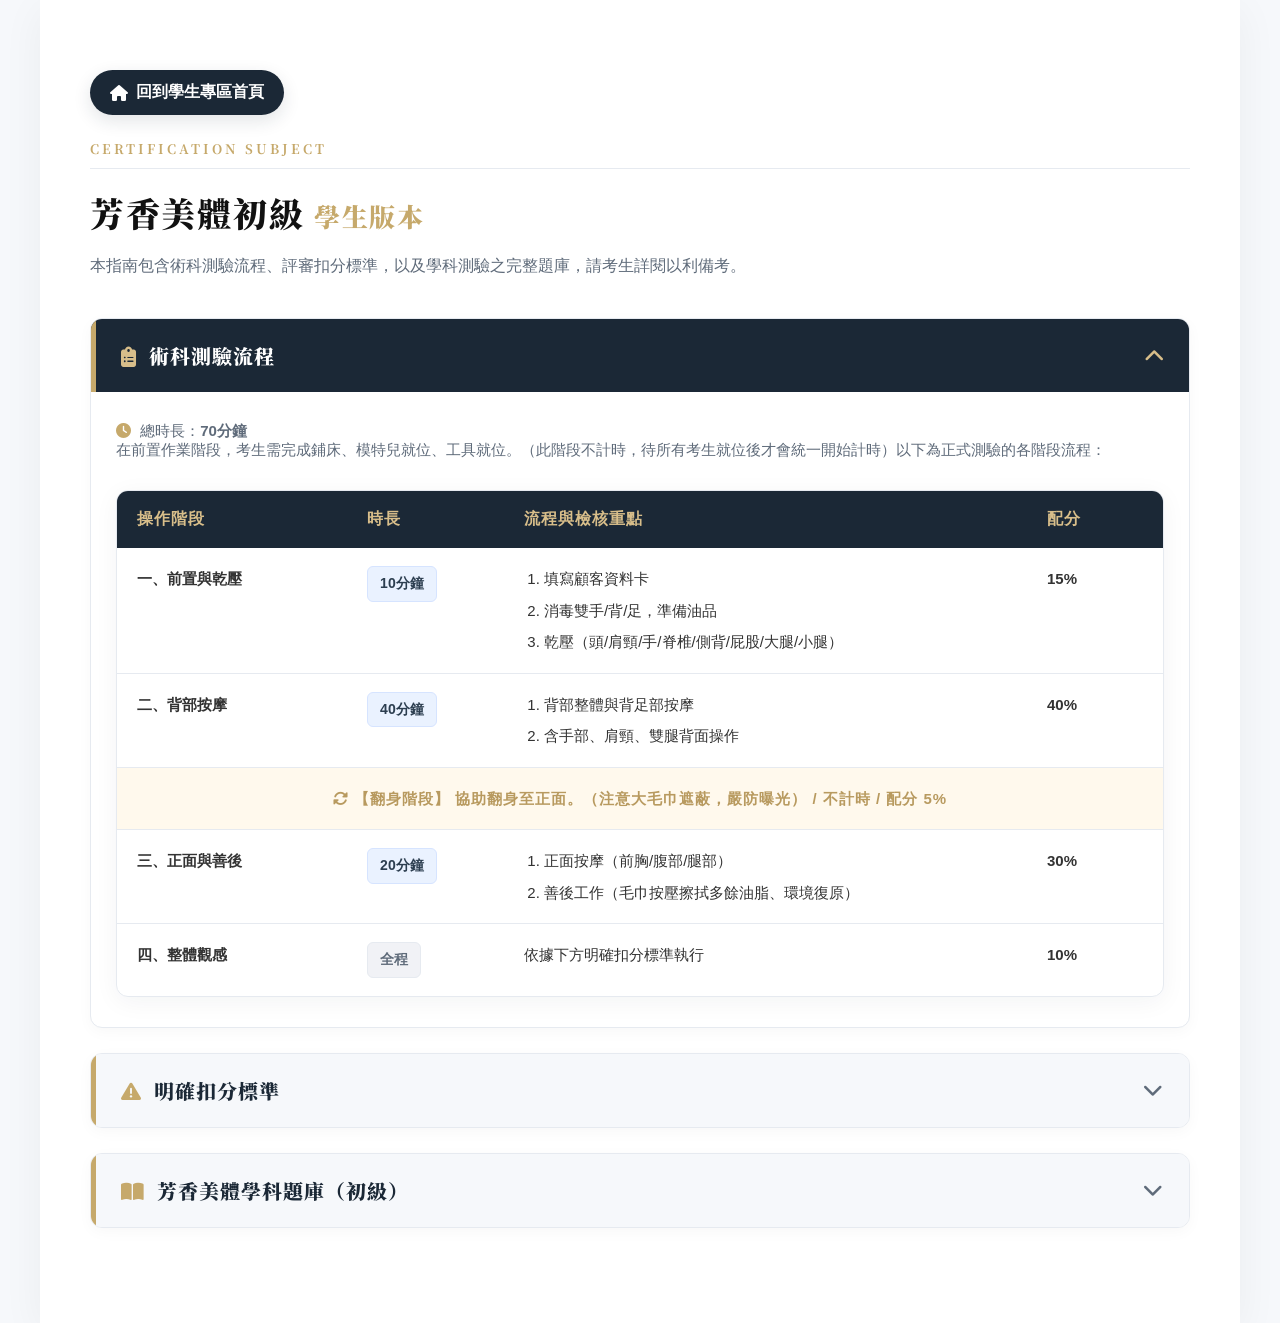
<file: 01students/aroma-body-junior.html>
﻿<!DOCTYPE html>
<html lang="zh-Hant">
<head>
    <meta charset="UTF-8">
    <meta name="viewport" content="width=device-width, initial-scale=1.0">
    <title>芳香美體初級 - 學生版本</title>
    <link href="https://fonts.googleapis.com/css2?family=Noto+Serif+TC:wght@400;700;900&display=swap" rel="stylesheet">
    <link rel="stylesheet" href="https://cdnjs.cloudflare.com/ajax/libs/font-awesome/6.4.0/css/all.min.css">
    <link rel="stylesheet" href="students-page.css">
</head>
<body>
<div class="ipe-wrap">

<main class="ipe-main-content" data-course-id="aroma-body-junior">
    <div class="course-home-actions"><a href="index.html" class="course-home-btn"><i class="fas fa-home"></i> 回到學生專區首頁</a></div>
    <span class="section-label">Certification Subject</span>
    <h2 class="ipe-chapter-title">芳香美體初級 <span style="color: var(--ipe-gold); font-size: 26px;">學生版本</span></h2>
    <p class="chapter-subtitle">本指南包含術科測驗流程、評審扣分標準，以及學科測驗之完整題庫，請考生詳閱以利備考。</p>

    <!-- 術科測驗流程 -->
    <details class="ipe-details" open>
        <summary class="ipe-summary">
            <span><i class="fas fa-clipboard-list" style="color: var(--ipe-gold); margin-right: 12px;"></i>術科測驗流程</span>
            <i class="fas fa-chevron-down svg-arrow"></i>
        </summary>
        <div class="ipe-content">
            <p class="qna-desc" style="margin-top: 0;"><i class="fas fa-clock" style="color: var(--ipe-gold); margin-right: 5px;"></i> 總時長：<strong>70分鐘</strong><br>
            在前置作業階段，考生需完成鋪床、模特兒就位、工具就位。（此階段不計時，待所有考生就位後才會統一開始計時）以下為正式測驗的各階段流程：</p>

            <div class="ipe-table-wrap" style="margin-bottom: 0;">
        <table class="ipe-table">
            <thead>
                <tr>
                    <th width="22%">操作階段</th>
                    <th width="15%">時長</th>
                    <th width="50%">流程與檢核重點</th>
                    <th width="13%">配分</th>
                </tr>
            </thead>
            <tbody>
                <tr>
                    <td><strong>一、前置與乾壓</strong></td>
                    <td><span class="badge-time">10分鐘</span></td>
                    <td>
                        <ol>
                            <li>填寫顧客資料卡</li>
                            <li>消毒雙手/背/足，準備油品</li>
                            <li>乾壓（頭/肩頸/手/脊椎/側背/屁股/大腿/小腿）</li>
                        </ol>
                    </td>
                    <td><strong>15%</strong></td>
                </tr>
                <tr>
                    <td><strong>二、背部按摩</strong></td>
                    <td><span class="badge-time">40分鐘</span></td>
                    <td>
                        <ol>
                            <li>背部整體與背足部按摩</li>
                            <li>含手部、肩頸、雙腿背面操作</li>
                        </ol>
                    </td>
                    <td><strong>40%</strong></td>
                </tr>
                <tr>
                    <td colspan="4" class="highlight-row">
                        <i class="fas fa-sync-alt"></i> 【翻身階段】 協助翻身至正面。（注意大毛巾遮蔽，嚴防曝光） / 不計時 / 配分 5%
                    </td>
                </tr>
                <tr>
                    <td><strong>三、正面與善後</strong></td>
                    <td><span class="badge-time">20分鐘</span></td>
                    <td>
                        <ol>
                            <li>正面按摩（前胸/腹部/腿部）</li>
                            <li>善後工作（毛巾按壓擦拭多餘油脂、環境復原）</li>
                        </ol>
                    </td>
                    <td><strong>30%</strong></td>
                </tr>
                 <tr>
                    <td><strong>四、整體觀感</strong></td>
                    <td><span class="badge-time" style="background: #F1F2F6; color: #5F6B7A; border-color: #E6EAF0;">全程</span></td>
                    <td>依據下方明確扣分標準執行</td>
                    <td><strong>10%</strong></td>
                </tr>
            </tbody>
        </table>
            </div>
        </div>
    </details>

    <!-- 明確扣分標準 -->
    <details class="ipe-details">
        <summary class="ipe-summary">
            <span><i class="fas fa-exclamation-triangle" style="color: var(--ipe-gold); margin-right: 12px;"></i>明確扣分標準</span>
            <i class="fas fa-chevron-down svg-arrow"></i>
        </summary>
        <div class="ipe-content">
            <p class="qna-desc" style="margin-top: 0;">為確保評審標準一致，除各階段技術評分外，測驗期間若有以下違規項目，將直接扣減總分：</p>

            <div class="ipe-table-wrap" style="margin-bottom: 0;">
        <table class="ipe-table">
            <thead>
                <tr>
                    <th width="30%">違規項目</th>
                    <th width="50%">違規情節說明</th>
                    <th width="20%">扣分</th>
                </tr>
            </thead>
            <tbody>
                <tr><td><strong>手機鬧鈴響起</strong></td><td>考生或模特兒手機響起（重大違規）</td><td><span class="badge-danger">-100</span></td></tr>
                <tr><td><strong>造成顧客受傷</strong></td><td>使用錯誤技法造成受傷或操作錯誤部位（重大違規）</td><td><span class="badge-danger">-30</span></td></tr>
                <tr><td><strong>指甲違規</strong></td><td>考生雙手指甲可做平面凝膠美甲，不可立體造型（操作時須配戴手套），指甲長度不可長於指肉0.2公分，違者扣分</td><td><span class="badge-danger">-20</span></td></tr>
                <tr><td><strong>毛巾違規</strong></td><td>全部毛巾非單一素色（未統一使用奶茶色）</td><td><span class="badge-danger">-10</span></td></tr>
                <tr><td><strong>飾品違規</strong></td><td>考生及模特兒配戴任何飾品、手錶、項鍊、戒指</td><td><span class="badge-danger">-10</span></td></tr>
                <tr><td><strong>隱私曝光違規</strong></td><td>未正確使用毛巾，使模特兒胸前美容衣曝光</td><td><span class="badge-danger">-10</span></td></tr>
                <tr><td><strong>產品標示違規</strong></td><td>產品中文標示不完整或過期（一項扣5分）</td><td><span class="badge-danger">-5</span></td></tr>
                <tr><td><strong>服儀違規(考生)</strong></td><td>考生未穿規定工作服</td><td><span class="badge-danger">-5</span></td></tr>
                <tr><td><strong>服儀違規(模特兒)</strong></td><td>模特兒未穿黑色後扣小可愛及黑色安全褲、或不符合規定</td><td><span class="badge-danger">-5</span></td></tr>
                <tr><td><strong>衛生違規</strong></td><td>工作前手部未消毒、未戴口罩、頭髮未紮好（一項扣5分）</td><td><span class="badge-danger">-5</span></td></tr>
                <tr><td><strong>垃圾袋/消毒袋違規</strong></td><td>未準備或未標示垃圾袋、待消毒袋、大待消毒袋（一項扣5分）</td><td><span class="badge-danger">-5</span></td></tr>
                <tr><td><strong>桌面整潔違規</strong></td><td>工具使用未清潔擺放整齊</td><td><span class="badge-danger">-5</span></td></tr>
                <tr><td><strong>衛生違規</strong></td><td>背部足部未作消毒</td><td><span class="badge-danger">-2</span></td></tr>
                <tr><td><strong>顧客保護違規</strong></td><td>正面操作未用毛巾遮掩眼睛</td><td><span class="badge-danger">-2</span></td></tr>
                <tr><td><strong>顧客保護違規</strong></td><td>操作時頭髮未用毛巾保護</td><td><span class="badge-danger">-2</span></td></tr>
            </tbody>
        </table>
            </div>
        </div>
    </details>

    <!-- 學科題庫 -->
    <details class="ipe-details qna-details">
        <summary class="ipe-summary">
            <span><i class="fas fa-book-open" style="color: var(--ipe-gold); margin-right: 12px;"></i>芳香美體學科題庫（初級）</span>
            <i class="fas fa-chevron-down svg-arrow"></i>
        </summary>
        <div class="ipe-content">
            <p class="qna-desc" style="margin-top: 0;">以下為初級測驗範圍（共 100 題），系統已自動為您排版並標示正確解答：</p>
            
            <button type="button" class="download-btn print-pdf-btn" data-pdf-name="aroma-body-junior.pdf">
                <i class="fas fa-file-pdf" style="margin-right: 8px; font-size: 18px;"></i> 下載 / 列印目前完整內容
            </button>

            <div id="qna-container" class="qna-grid">
                <!-- JS 會在此自動生成題庫卡片 -->
            </div>
        </div>
    </details>

</main>

<!-- 回到頂部按鈕 -->
<button id="backToTop" class="back-to-top" title="回到頂部">
    <i class="fas fa-arrow-up"></i>
</button>

</div>

<script src="course-qna-data.js"></script>
<script src="course-page.js"></script>
</body>
</html>
</file>
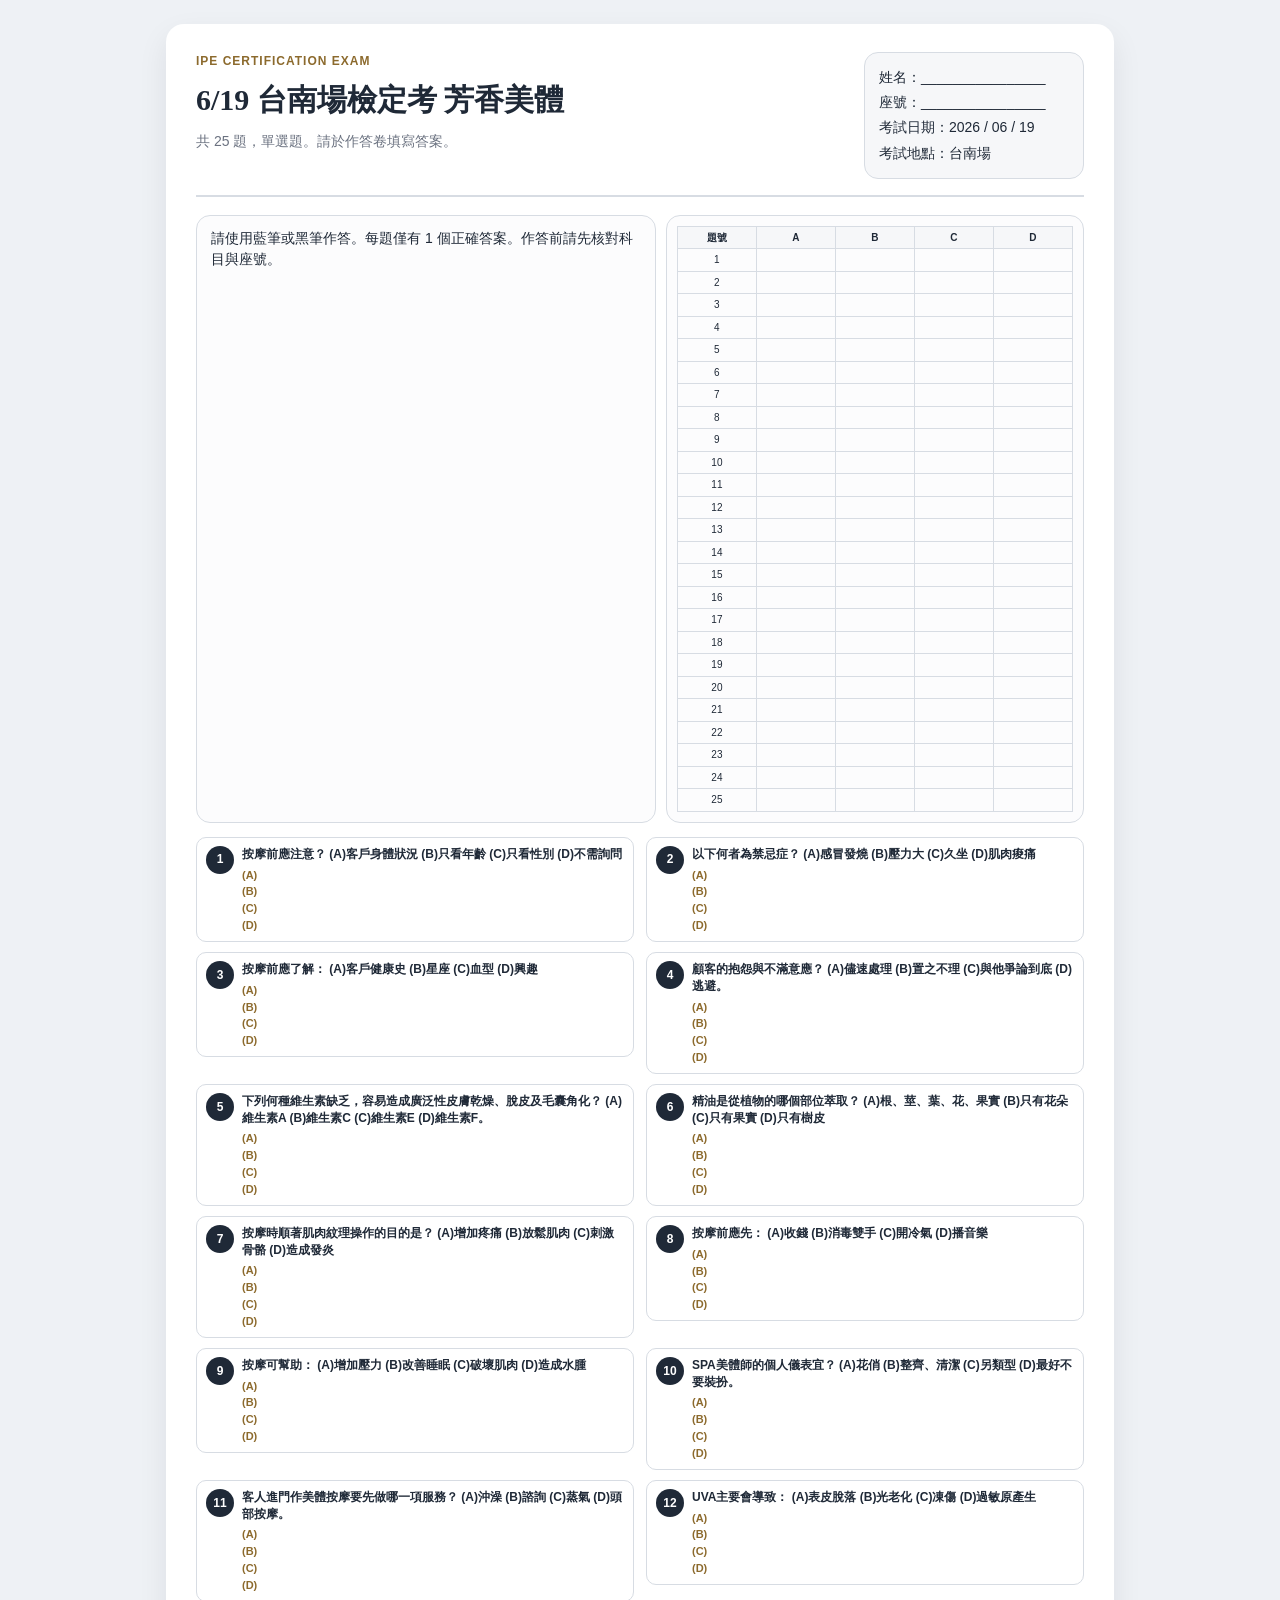
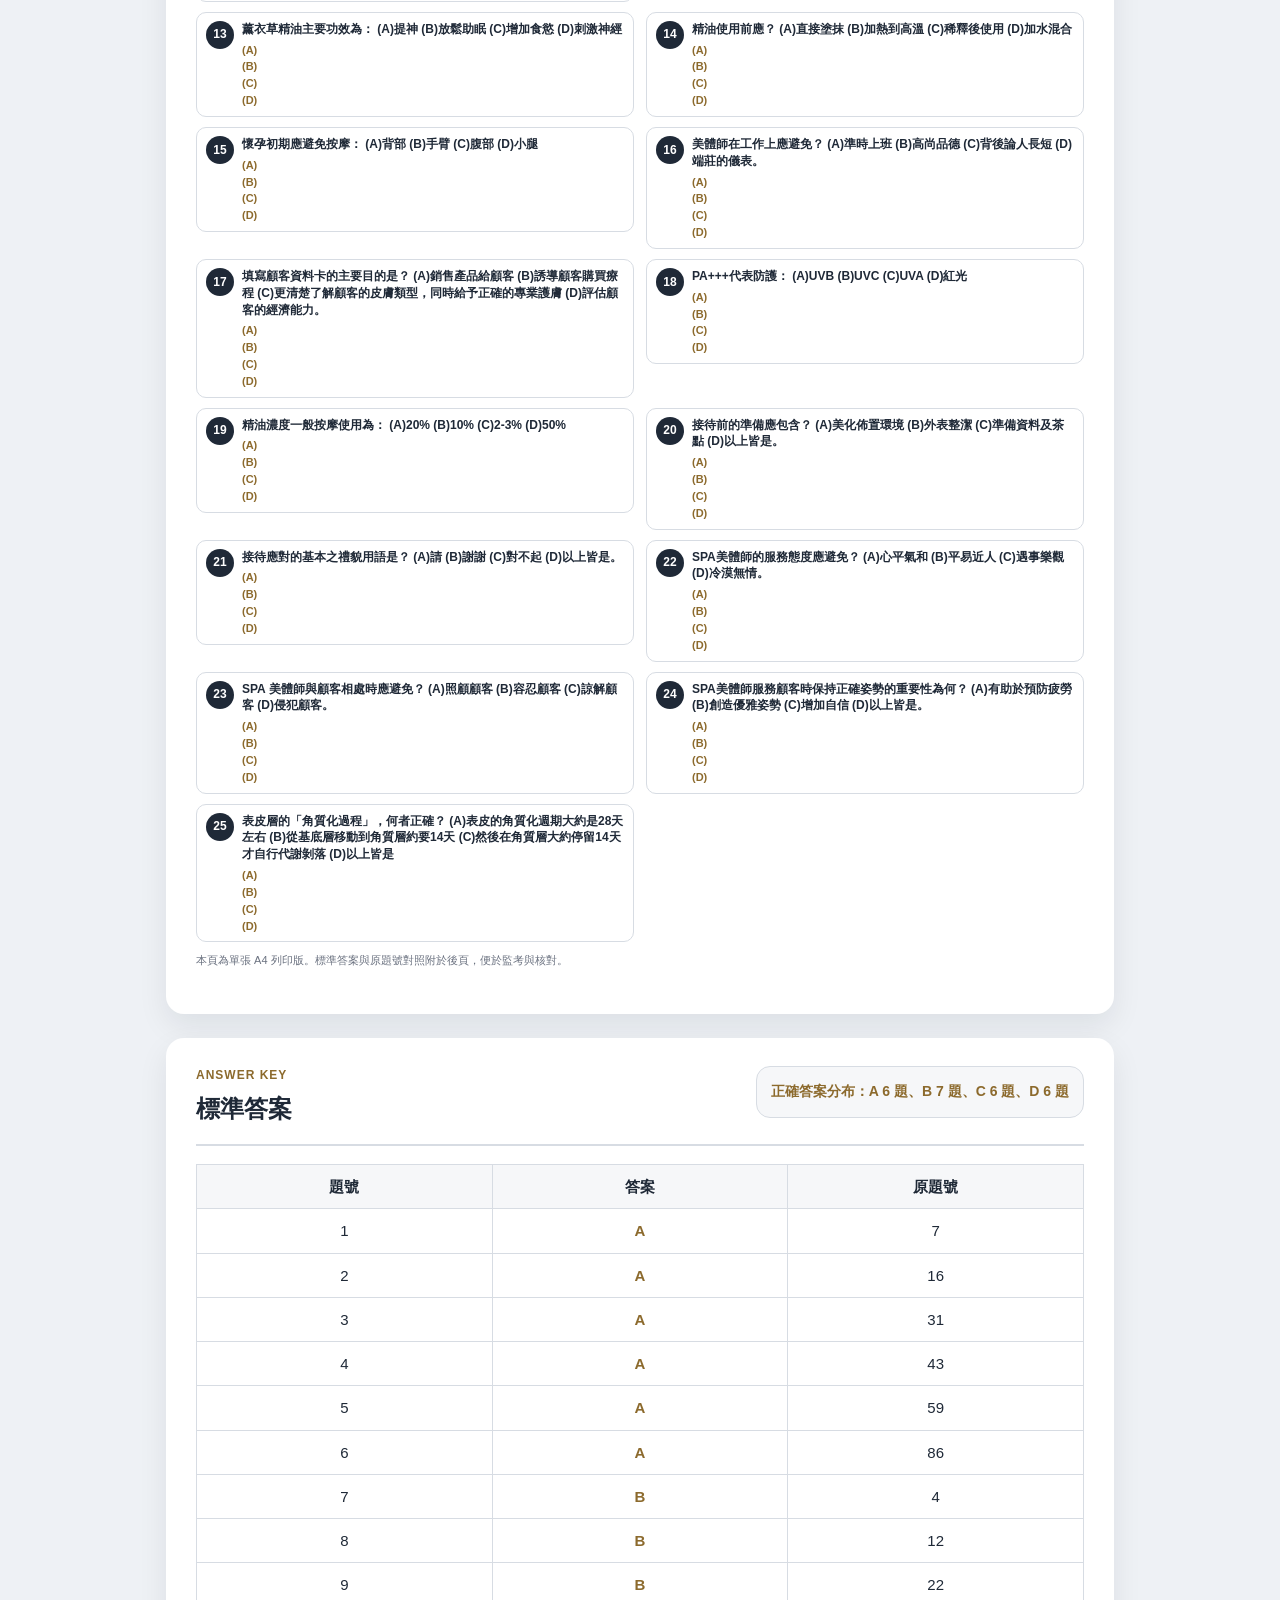
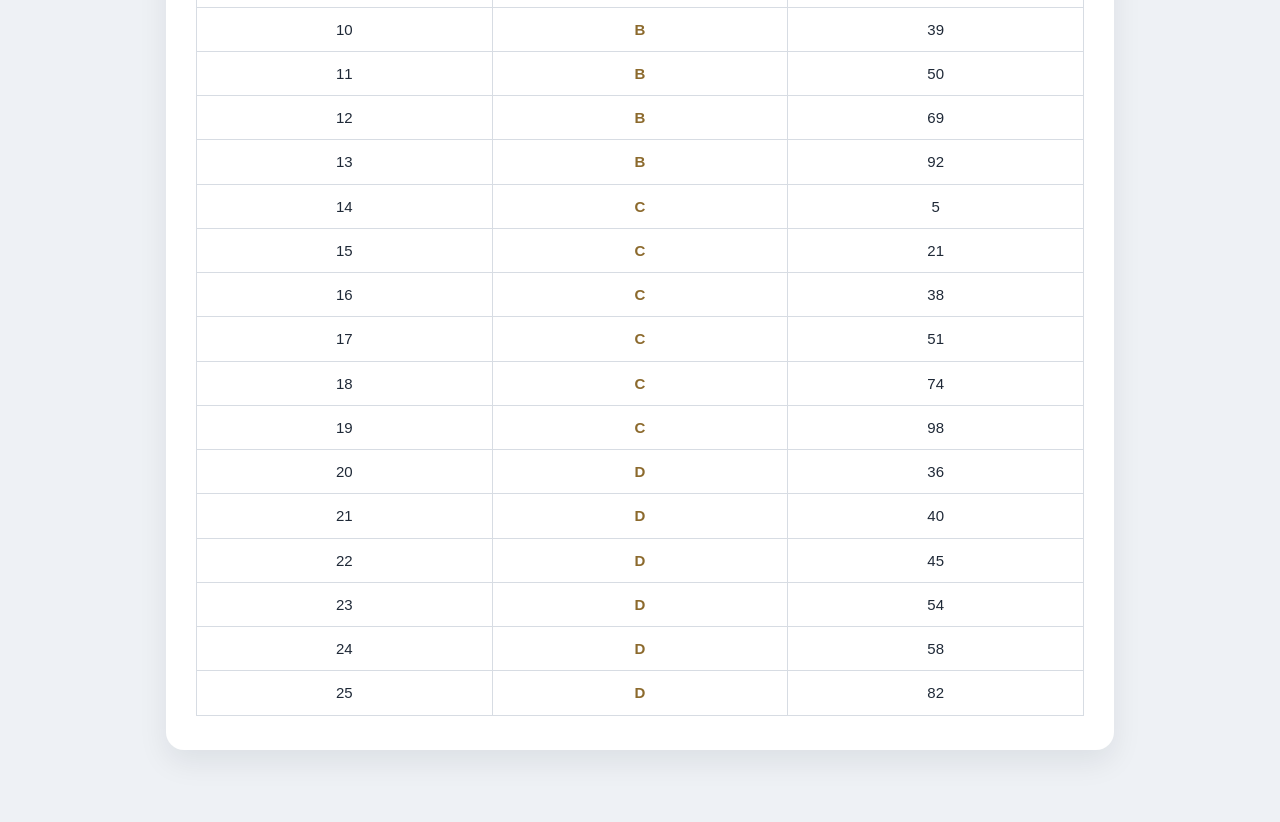
<file: 01students/exam-aroma-body-619.html>
<!DOCTYPE html>
<html lang="zh-Hant">
<head>
  <meta charset="UTF-8">
  <meta name="viewport" content="width=device-width, initial-scale=1.0">
  <title>6/19 台南場檢定考 芳香美體 試卷</title>
  <style>
    :root {
      --ink: #1f2937;
      --muted: #6b7280;
      --line: #d7dce3;
      --soft: #f6f7f9;
      --accent: #8c6a2d;
    }
    * { box-sizing: border-box; }
    body {
      margin: 0;
      font-family: "Microsoft JhengHei", "Noto Sans TC", sans-serif;
      color: var(--ink);
      background: #eef1f5;
      line-height: 1.55;
    }
    .document {
      width: min(100%, 980px);
      margin: 0 auto;
      padding: 24px 16px 48px;
    }
    .page {
      background: #fff;
      margin: 0 auto 24px;
      padding: 28px 30px 34px;
      border-radius: 18px;
      box-shadow: 0 12px 30px rgba(15, 23, 42, 0.08);
    }
    .page-header {
      display: flex;
      justify-content: space-between;
      gap: 16px;
      align-items: flex-start;
      border-bottom: 2px solid var(--line);
      padding-bottom: 16px;
      margin-bottom: 18px;
    }
    .eyebrow {
      margin: 0 0 6px;
      color: var(--accent);
      font-size: 12px;
      font-weight: 700;
      letter-spacing: 1px;
      text-transform: uppercase;
    }
    h1, h2 {
      margin: 0;
      font-family: "Noto Serif TC", "PMingLiU", serif;
      font-weight: 700;
    }
    h1 { font-size: 30px; }
    h2 { font-size: 24px; }
    .subhead {
      margin: 8px 0 0;
      color: var(--muted);
      font-size: 14px;
    }
    .meta-block {
      min-width: 220px;
      border: 1px solid var(--line);
      border-radius: 14px;
      padding: 12px 14px;
      background: var(--soft);
      font-size: 14px;
      line-height: 1.8;
    }
    .meta-block.compact {
      font-weight: 700;
      color: var(--accent);
    }
    .notice {
      display: grid;
      grid-template-columns: 1.1fr 1fr;
      gap: 10px;
      margin-bottom: 14px;
    }
    .notice-item {
      border: 1px solid var(--line);
      border-radius: 14px;
      padding: 12px 14px;
      background: #fcfcfd;
      font-size: 14px;
    }
    .notice-item.answer-box {
      padding: 10px;
    }
    .question-list {
      display: grid;
      grid-template-columns: repeat(2, minmax(0, 1fr));
      gap: 10px 12px;
      align-items: start;
    }
    .question-card {
      display: grid;
      grid-template-columns: 28px 1fr;
      gap: 8px;
      border: 1px solid var(--line);
      border-radius: 10px;
      padding: 8px 9px;
      break-inside: avoid;
    }
    .question-no {
      width: 28px;
      height: 28px;
      border-radius: 999px;
      background: var(--ink);
      color: #fff;
      display: flex;
      align-items: center;
      justify-content: center;
      font-weight: 700;
      font-size: 12px;
    }
    .question-stem {
      margin: 0 0 5px;
      font-weight: 700;
      font-size: 12px;
      line-height: 1.4;
    }
    .options-list {
      margin: 0;
      padding: 0;
      list-style: none;
      display: grid;
      gap: 2px;
      font-size: 11px;
      line-height: 1.35;
    }
    .option-label {
      display: inline-block;
      min-width: 28px;
      color: var(--accent);
      font-weight: 700;
    }
    .answer-table, .key-table {
      width: 100%;
      border-collapse: collapse;
      table-layout: fixed;
      font-size: 15px;
    }
    .answer-table th, .answer-table td, .key-table th, .key-table td {
      border: 1px solid var(--line);
      text-align: center;
      padding: 10px 8px;
      height: 40px;
    }
    .answer-table th, .key-table th {
      background: var(--soft);
      font-weight: 700;
    }
    .key-table td:nth-child(2) {
      font-weight: 700;
      color: var(--accent);
    }
    .compact-answer-table {
      font-size: 10px;
    }
    .compact-answer-table th,
    .compact-answer-table td {
      padding: 3px 2px;
      height: 18px;
    }
    .footer-note {
      margin-top: 10px;
      color: var(--muted);
      font-size: 11px;
    }
    @media (max-width: 760px) {
      .page { padding: 22px 18px 28px; border-radius: 14px; }
      .page-header { flex-direction: column; }
      .notice { grid-template-columns: 1fr; }
      .meta-block { min-width: 0; width: 100%; }
      .question-list { grid-template-columns: 1fr; }
      .question-card { grid-template-columns: 30px 1fr; }
      .question-no { width: 30px; height: 30px; font-size: 12px; }
    }
    @media print {
      @page {
        size: A4 portrait;
        margin: 7mm;
      }
      body { background: #fff; }
      .document { width: 100%; max-width: none; padding: 0; }
      .page {
        box-shadow: none;
        border-radius: 0;
        margin: 0;
        min-height: auto;
        page-break-after: always;
        padding: 0;
      }
      .page.one-page {
        page-break-after: always;
      }
      .page:last-child { page-break-after: auto; }
      .page-header {
        padding-bottom: 8px;
        margin-bottom: 8px;
      }
      h1 { font-size: 18px; }
      h2 { font-size: 16px; }
      .eyebrow { font-size: 9px; margin-bottom: 2px; }
      .subhead { font-size: 10px; margin-top: 4px; }
      .meta-block {
        font-size: 10px;
        padding: 6px 8px;
        min-width: 190px;
        line-height: 1.5;
      }
      .notice {
        grid-template-columns: 1fr 270px;
        gap: 8px;
        margin-bottom: 8px;
      }
      .notice-item {
        font-size: 10px;
        padding: 7px 8px;
        line-height: 1.4;
      }
      .question-list {
        grid-template-columns: repeat(2, minmax(0, 1fr));
        gap: 6px 8px;
      }
      .question-card {
        grid-template-columns: 22px 1fr;
        padding: 5px 6px;
        gap: 6px;
        border-radius: 8px;
      }
      .question-no {
        width: 22px;
        height: 22px;
        font-size: 10px;
      }
      .question-stem {
        font-size: 10px;
        margin-bottom: 3px;
        line-height: 1.28;
      }
      .options-list {
        font-size: 9px;
        gap: 1px;
        line-height: 1.24;
      }
      .option-label {
        min-width: 20px;
      }
      .compact-answer-table {
        font-size: 8.5px;
      }
      .compact-answer-table th,
      .compact-answer-table td {
        height: 14px;
        padding: 1px;
      }
      .footer-note {
        margin-top: 6px;
        font-size: 9px;
      }
    }
  </style>
</head>
<body>
  <main class="document">
    <section class="page one-page">
      <div class="page-header">
        <div>
          <p class="eyebrow">IPE Certification Exam</p>
          <h1>6/19 台南場檢定考 芳香美體</h1>
          <p class="subhead">共 25 題，單選題。請於作答卷填寫答案。</p>
        </div>
        <div class="meta-block">
          <div>姓名：________________</div>
          <div>座號：________________</div>
          <div>考試日期：2026 / 06 / 19</div>
          <div>考試地點：台南場</div>
        </div>
      </div>

      <div class="notice">
        <div class="notice-item">
          請使用藍筆或黑筆作答。每題僅有 1 個正確答案。作答前請先核對科目與座號。
        </div>
        <div class="notice-item answer-box">
          
      <table class="answer-table compact-answer-table">
        <thead>
          <tr>
            <th>題號</th>
            <th>A</th>
            <th>B</th>
            <th>C</th>
            <th>D</th>
          </tr>
        </thead>
        <tbody>
      <tr>
        <td>1</td>
        <td></td>
        <td></td>
        <td></td>
        <td></td>
      </tr>
    
      <tr>
        <td>2</td>
        <td></td>
        <td></td>
        <td></td>
        <td></td>
      </tr>
    
      <tr>
        <td>3</td>
        <td></td>
        <td></td>
        <td></td>
        <td></td>
      </tr>
    
      <tr>
        <td>4</td>
        <td></td>
        <td></td>
        <td></td>
        <td></td>
      </tr>
    
      <tr>
        <td>5</td>
        <td></td>
        <td></td>
        <td></td>
        <td></td>
      </tr>
    
      <tr>
        <td>6</td>
        <td></td>
        <td></td>
        <td></td>
        <td></td>
      </tr>
    
      <tr>
        <td>7</td>
        <td></td>
        <td></td>
        <td></td>
        <td></td>
      </tr>
    
      <tr>
        <td>8</td>
        <td></td>
        <td></td>
        <td></td>
        <td></td>
      </tr>
    
      <tr>
        <td>9</td>
        <td></td>
        <td></td>
        <td></td>
        <td></td>
      </tr>
    
      <tr>
        <td>10</td>
        <td></td>
        <td></td>
        <td></td>
        <td></td>
      </tr>
    
      <tr>
        <td>11</td>
        <td></td>
        <td></td>
        <td></td>
        <td></td>
      </tr>
    
      <tr>
        <td>12</td>
        <td></td>
        <td></td>
        <td></td>
        <td></td>
      </tr>
    
      <tr>
        <td>13</td>
        <td></td>
        <td></td>
        <td></td>
        <td></td>
      </tr>
    
      <tr>
        <td>14</td>
        <td></td>
        <td></td>
        <td></td>
        <td></td>
      </tr>
    
      <tr>
        <td>15</td>
        <td></td>
        <td></td>
        <td></td>
        <td></td>
      </tr>
    
      <tr>
        <td>16</td>
        <td></td>
        <td></td>
        <td></td>
        <td></td>
      </tr>
    
      <tr>
        <td>17</td>
        <td></td>
        <td></td>
        <td></td>
        <td></td>
      </tr>
    
      <tr>
        <td>18</td>
        <td></td>
        <td></td>
        <td></td>
        <td></td>
      </tr>
    
      <tr>
        <td>19</td>
        <td></td>
        <td></td>
        <td></td>
        <td></td>
      </tr>
    
      <tr>
        <td>20</td>
        <td></td>
        <td></td>
        <td></td>
        <td></td>
      </tr>
    
      <tr>
        <td>21</td>
        <td></td>
        <td></td>
        <td></td>
        <td></td>
      </tr>
    
      <tr>
        <td>22</td>
        <td></td>
        <td></td>
        <td></td>
        <td></td>
      </tr>
    
      <tr>
        <td>23</td>
        <td></td>
        <td></td>
        <td></td>
        <td></td>
      </tr>
    
      <tr>
        <td>24</td>
        <td></td>
        <td></td>
        <td></td>
        <td></td>
      </tr>
    
      <tr>
        <td>25</td>
        <td></td>
        <td></td>
        <td></td>
        <td></td>
      </tr>
    </tbody>
      </table>
  
        </div>
      </div>

      <div class="question-list">
    <article class="question-card">
      <div class="question-no">1</div>
      <div class="question-body">
        <p class="question-stem">按摩前應注意？ (A)客戶身體狀況 (B)只看年齡 (C)只看性別 (D)不需詢問</p>
        <ol class="options-list"><li><span class="option-label">(A)</span> </li><li><span class="option-label">(B)</span> </li><li><span class="option-label">(C)</span> </li><li><span class="option-label">(D)</span> </li></ol>
      </div>
    </article>
  
    <article class="question-card">
      <div class="question-no">2</div>
      <div class="question-body">
        <p class="question-stem">以下何者為禁忌症？ (A)感冒發燒 (B)壓力大 (C)久坐 (D)肌肉痠痛</p>
        <ol class="options-list"><li><span class="option-label">(A)</span> </li><li><span class="option-label">(B)</span> </li><li><span class="option-label">(C)</span> </li><li><span class="option-label">(D)</span> </li></ol>
      </div>
    </article>
  
    <article class="question-card">
      <div class="question-no">3</div>
      <div class="question-body">
        <p class="question-stem">按摩前應了解： (A)客戶健康史 (B)星座 (C)血型 (D)興趣</p>
        <ol class="options-list"><li><span class="option-label">(A)</span> </li><li><span class="option-label">(B)</span> </li><li><span class="option-label">(C)</span> </li><li><span class="option-label">(D)</span> </li></ol>
      </div>
    </article>
  
    <article class="question-card">
      <div class="question-no">4</div>
      <div class="question-body">
        <p class="question-stem">顧客的抱怨與不滿意應？ (A)儘速處理 (B)置之不理 (C)與他爭論到底 (D)逃避。</p>
        <ol class="options-list"><li><span class="option-label">(A)</span> </li><li><span class="option-label">(B)</span> </li><li><span class="option-label">(C)</span> </li><li><span class="option-label">(D)</span> </li></ol>
      </div>
    </article>
  
    <article class="question-card">
      <div class="question-no">5</div>
      <div class="question-body">
        <p class="question-stem">下列何種維生素缺乏，容易造成廣泛性皮膚乾燥、脫皮及毛囊角化？ (A)維生素A (B)維生素C (C)維生素E (D)維生素F。</p>
        <ol class="options-list"><li><span class="option-label">(A)</span> </li><li><span class="option-label">(B)</span> </li><li><span class="option-label">(C)</span> </li><li><span class="option-label">(D)</span> </li></ol>
      </div>
    </article>
  
    <article class="question-card">
      <div class="question-no">6</div>
      <div class="question-body">
        <p class="question-stem">精油是從植物的哪個部位萃取？ (A)根、莖、葉、花、果實 (B)只有花朵 (C)只有果實 (D)只有樹皮</p>
        <ol class="options-list"><li><span class="option-label">(A)</span> </li><li><span class="option-label">(B)</span> </li><li><span class="option-label">(C)</span> </li><li><span class="option-label">(D)</span> </li></ol>
      </div>
    </article>
  
    <article class="question-card">
      <div class="question-no">7</div>
      <div class="question-body">
        <p class="question-stem">按摩時順著肌肉紋理操作的目的是？ (A)增加疼痛 (B)放鬆肌肉 (C)刺激骨骼 (D)造成發炎</p>
        <ol class="options-list"><li><span class="option-label">(A)</span> </li><li><span class="option-label">(B)</span> </li><li><span class="option-label">(C)</span> </li><li><span class="option-label">(D)</span> </li></ol>
      </div>
    </article>
  
    <article class="question-card">
      <div class="question-no">8</div>
      <div class="question-body">
        <p class="question-stem">按摩前應先： (A)收錢 (B)消毒雙手 (C)開冷氣 (D)播音樂</p>
        <ol class="options-list"><li><span class="option-label">(A)</span> </li><li><span class="option-label">(B)</span> </li><li><span class="option-label">(C)</span> </li><li><span class="option-label">(D)</span> </li></ol>
      </div>
    </article>
  
    <article class="question-card">
      <div class="question-no">9</div>
      <div class="question-body">
        <p class="question-stem">按摩可幫助： (A)增加壓力 (B)改善睡眠 (C)破壞肌肉 (D)造成水腫</p>
        <ol class="options-list"><li><span class="option-label">(A)</span> </li><li><span class="option-label">(B)</span> </li><li><span class="option-label">(C)</span> </li><li><span class="option-label">(D)</span> </li></ol>
      </div>
    </article>
  
    <article class="question-card">
      <div class="question-no">10</div>
      <div class="question-body">
        <p class="question-stem">SPA美體師的個人儀表宜？ (A)花俏 (B)整齊、清潔 (C)另類型 (D)最好不要裝扮。</p>
        <ol class="options-list"><li><span class="option-label">(A)</span> </li><li><span class="option-label">(B)</span> </li><li><span class="option-label">(C)</span> </li><li><span class="option-label">(D)</span> </li></ol>
      </div>
    </article>
  
    <article class="question-card">
      <div class="question-no">11</div>
      <div class="question-body">
        <p class="question-stem">客人進門作美體按摩要先做哪一項服務？ (A)沖澡 (B)諮詢 (C)蒸氣 (D)頭部按摩。</p>
        <ol class="options-list"><li><span class="option-label">(A)</span> </li><li><span class="option-label">(B)</span> </li><li><span class="option-label">(C)</span> </li><li><span class="option-label">(D)</span> </li></ol>
      </div>
    </article>
  
    <article class="question-card">
      <div class="question-no">12</div>
      <div class="question-body">
        <p class="question-stem">UVA主要會導致： (A)表皮脫落 (B)光老化 (C)凍傷 (D)過敏原產生</p>
        <ol class="options-list"><li><span class="option-label">(A)</span> </li><li><span class="option-label">(B)</span> </li><li><span class="option-label">(C)</span> </li><li><span class="option-label">(D)</span> </li></ol>
      </div>
    </article>
  
    <article class="question-card">
      <div class="question-no">13</div>
      <div class="question-body">
        <p class="question-stem">薰衣草精油主要功效為： (A)提神 (B)放鬆助眠 (C)增加食慾 (D)刺激神經</p>
        <ol class="options-list"><li><span class="option-label">(A)</span> </li><li><span class="option-label">(B)</span> </li><li><span class="option-label">(C)</span> </li><li><span class="option-label">(D)</span> </li></ol>
      </div>
    </article>
  
    <article class="question-card">
      <div class="question-no">14</div>
      <div class="question-body">
        <p class="question-stem">精油使用前應？ (A)直接塗抹 (B)加熱到高溫 (C)稀釋後使用 (D)加水混合</p>
        <ol class="options-list"><li><span class="option-label">(A)</span> </li><li><span class="option-label">(B)</span> </li><li><span class="option-label">(C)</span> </li><li><span class="option-label">(D)</span> </li></ol>
      </div>
    </article>
  
    <article class="question-card">
      <div class="question-no">15</div>
      <div class="question-body">
        <p class="question-stem">懷孕初期應避免按摩： (A)背部 (B)手臂 (C)腹部 (D)小腿</p>
        <ol class="options-list"><li><span class="option-label">(A)</span> </li><li><span class="option-label">(B)</span> </li><li><span class="option-label">(C)</span> </li><li><span class="option-label">(D)</span> </li></ol>
      </div>
    </article>
  
    <article class="question-card">
      <div class="question-no">16</div>
      <div class="question-body">
        <p class="question-stem">美體師在工作上應避免？ (A)準時上班 (B)高尚品德 (C)背後論人長短 (D)端莊的儀表。</p>
        <ol class="options-list"><li><span class="option-label">(A)</span> </li><li><span class="option-label">(B)</span> </li><li><span class="option-label">(C)</span> </li><li><span class="option-label">(D)</span> </li></ol>
      </div>
    </article>
  
    <article class="question-card">
      <div class="question-no">17</div>
      <div class="question-body">
        <p class="question-stem">填寫顧客資料卡的主要目的是？ (A)銷售產品給顧客 (B)誘導顧客購買療程 (C)更清楚了解顧客的皮膚類型，同時給予正確的專業護膚 (D)評估顧客的經濟能力。</p>
        <ol class="options-list"><li><span class="option-label">(A)</span> </li><li><span class="option-label">(B)</span> </li><li><span class="option-label">(C)</span> </li><li><span class="option-label">(D)</span> </li></ol>
      </div>
    </article>
  
    <article class="question-card">
      <div class="question-no">18</div>
      <div class="question-body">
        <p class="question-stem">PA+++代表防護： (A)UVB (B)UVC (C)UVA (D)紅光</p>
        <ol class="options-list"><li><span class="option-label">(A)</span> </li><li><span class="option-label">(B)</span> </li><li><span class="option-label">(C)</span> </li><li><span class="option-label">(D)</span> </li></ol>
      </div>
    </article>
  
    <article class="question-card">
      <div class="question-no">19</div>
      <div class="question-body">
        <p class="question-stem">精油濃度一般按摩使用為： (A)20% (B)10% (C)2-3% (D)50%</p>
        <ol class="options-list"><li><span class="option-label">(A)</span> </li><li><span class="option-label">(B)</span> </li><li><span class="option-label">(C)</span> </li><li><span class="option-label">(D)</span> </li></ol>
      </div>
    </article>
  
    <article class="question-card">
      <div class="question-no">20</div>
      <div class="question-body">
        <p class="question-stem">接待前的準備應包含？ (A)美化佈置環境 (B)外表整潔 (C)準備資料及茶點 (D)以上皆是。</p>
        <ol class="options-list"><li><span class="option-label">(A)</span> </li><li><span class="option-label">(B)</span> </li><li><span class="option-label">(C)</span> </li><li><span class="option-label">(D)</span> </li></ol>
      </div>
    </article>
  
    <article class="question-card">
      <div class="question-no">21</div>
      <div class="question-body">
        <p class="question-stem">接待應對的基本之禮貌用語是？ (A)請 (B)謝謝 (C)對不起 (D)以上皆是。</p>
        <ol class="options-list"><li><span class="option-label">(A)</span> </li><li><span class="option-label">(B)</span> </li><li><span class="option-label">(C)</span> </li><li><span class="option-label">(D)</span> </li></ol>
      </div>
    </article>
  
    <article class="question-card">
      <div class="question-no">22</div>
      <div class="question-body">
        <p class="question-stem">SPA美體師的服務態度應避免？ (A)心平氣和 (B)平易近人 (C)遇事樂觀 (D)冷漠無情。</p>
        <ol class="options-list"><li><span class="option-label">(A)</span> </li><li><span class="option-label">(B)</span> </li><li><span class="option-label">(C)</span> </li><li><span class="option-label">(D)</span> </li></ol>
      </div>
    </article>
  
    <article class="question-card">
      <div class="question-no">23</div>
      <div class="question-body">
        <p class="question-stem">SPA 美體師與顧客相處時應避免？ (A)照顧顧客 (B)容忍顧客 (C)諒解顧客 (D)侵犯顧客。</p>
        <ol class="options-list"><li><span class="option-label">(A)</span> </li><li><span class="option-label">(B)</span> </li><li><span class="option-label">(C)</span> </li><li><span class="option-label">(D)</span> </li></ol>
      </div>
    </article>
  
    <article class="question-card">
      <div class="question-no">24</div>
      <div class="question-body">
        <p class="question-stem">SPA美體師服務顧客時保持正確姿勢的重要性為何？ (A)有助於預防疲勞 (B)創造優雅姿勢 (C)增加自信 (D)以上皆是。</p>
        <ol class="options-list"><li><span class="option-label">(A)</span> </li><li><span class="option-label">(B)</span> </li><li><span class="option-label">(C)</span> </li><li><span class="option-label">(D)</span> </li></ol>
      </div>
    </article>
  
    <article class="question-card">
      <div class="question-no">25</div>
      <div class="question-body">
        <p class="question-stem">表皮層的「角質化過程」，何者正確？ (A)表皮的角質化週期大約是28天左右 (B)從基底層移動到角質層約要14天 (C)然後在角質層大約停留14天才自行代謝剝落 (D)以上皆是</p>
        <ol class="options-list"><li><span class="option-label">(A)</span> </li><li><span class="option-label">(B)</span> </li><li><span class="option-label">(C)</span> </li><li><span class="option-label">(D)</span> </li></ol>
      </div>
    </article>
  </div>
      <p class="footer-note">本頁為單張 A4 列印版。標準答案與原題號對照附於後頁，便於監考與核對。</p>
    </section>
    
    <section class="page key-page">
      <div class="page-header">
        <div>
          <p class="eyebrow">Answer Key</p>
          <h2>標準答案</h2>
        </div>
        <div class="meta-block compact">正確答案分布：A 6 題、B 7 題、C 6 題、D 6 題</div>
      </div>

      <table class="key-table">
        <thead>
          <tr>
            <th>題號</th>
            <th>答案</th>
            <th>原題號</th>
          </tr>
        </thead>
        <tbody>
        <tr>
          <td>1</td>
          <td>A</td>
          <td>7</td>
        </tr>
      
        <tr>
          <td>2</td>
          <td>A</td>
          <td>16</td>
        </tr>
      
        <tr>
          <td>3</td>
          <td>A</td>
          <td>31</td>
        </tr>
      
        <tr>
          <td>4</td>
          <td>A</td>
          <td>43</td>
        </tr>
      
        <tr>
          <td>5</td>
          <td>A</td>
          <td>59</td>
        </tr>
      
        <tr>
          <td>6</td>
          <td>A</td>
          <td>86</td>
        </tr>
      
        <tr>
          <td>7</td>
          <td>B</td>
          <td>4</td>
        </tr>
      
        <tr>
          <td>8</td>
          <td>B</td>
          <td>12</td>
        </tr>
      
        <tr>
          <td>9</td>
          <td>B</td>
          <td>22</td>
        </tr>
      
        <tr>
          <td>10</td>
          <td>B</td>
          <td>39</td>
        </tr>
      
        <tr>
          <td>11</td>
          <td>B</td>
          <td>50</td>
        </tr>
      
        <tr>
          <td>12</td>
          <td>B</td>
          <td>69</td>
        </tr>
      
        <tr>
          <td>13</td>
          <td>B</td>
          <td>92</td>
        </tr>
      
        <tr>
          <td>14</td>
          <td>C</td>
          <td>5</td>
        </tr>
      
        <tr>
          <td>15</td>
          <td>C</td>
          <td>21</td>
        </tr>
      
        <tr>
          <td>16</td>
          <td>C</td>
          <td>38</td>
        </tr>
      
        <tr>
          <td>17</td>
          <td>C</td>
          <td>51</td>
        </tr>
      
        <tr>
          <td>18</td>
          <td>C</td>
          <td>74</td>
        </tr>
      
        <tr>
          <td>19</td>
          <td>C</td>
          <td>98</td>
        </tr>
      
        <tr>
          <td>20</td>
          <td>D</td>
          <td>36</td>
        </tr>
      
        <tr>
          <td>21</td>
          <td>D</td>
          <td>40</td>
        </tr>
      
        <tr>
          <td>22</td>
          <td>D</td>
          <td>45</td>
        </tr>
      
        <tr>
          <td>23</td>
          <td>D</td>
          <td>54</td>
        </tr>
      
        <tr>
          <td>24</td>
          <td>D</td>
          <td>58</td>
        </tr>
      
        <tr>
          <td>25</td>
          <td>D</td>
          <td>82</td>
        </tr>
      </tbody>
      </table>
    </section>
  
  </main>
</body>
</html>
</file>
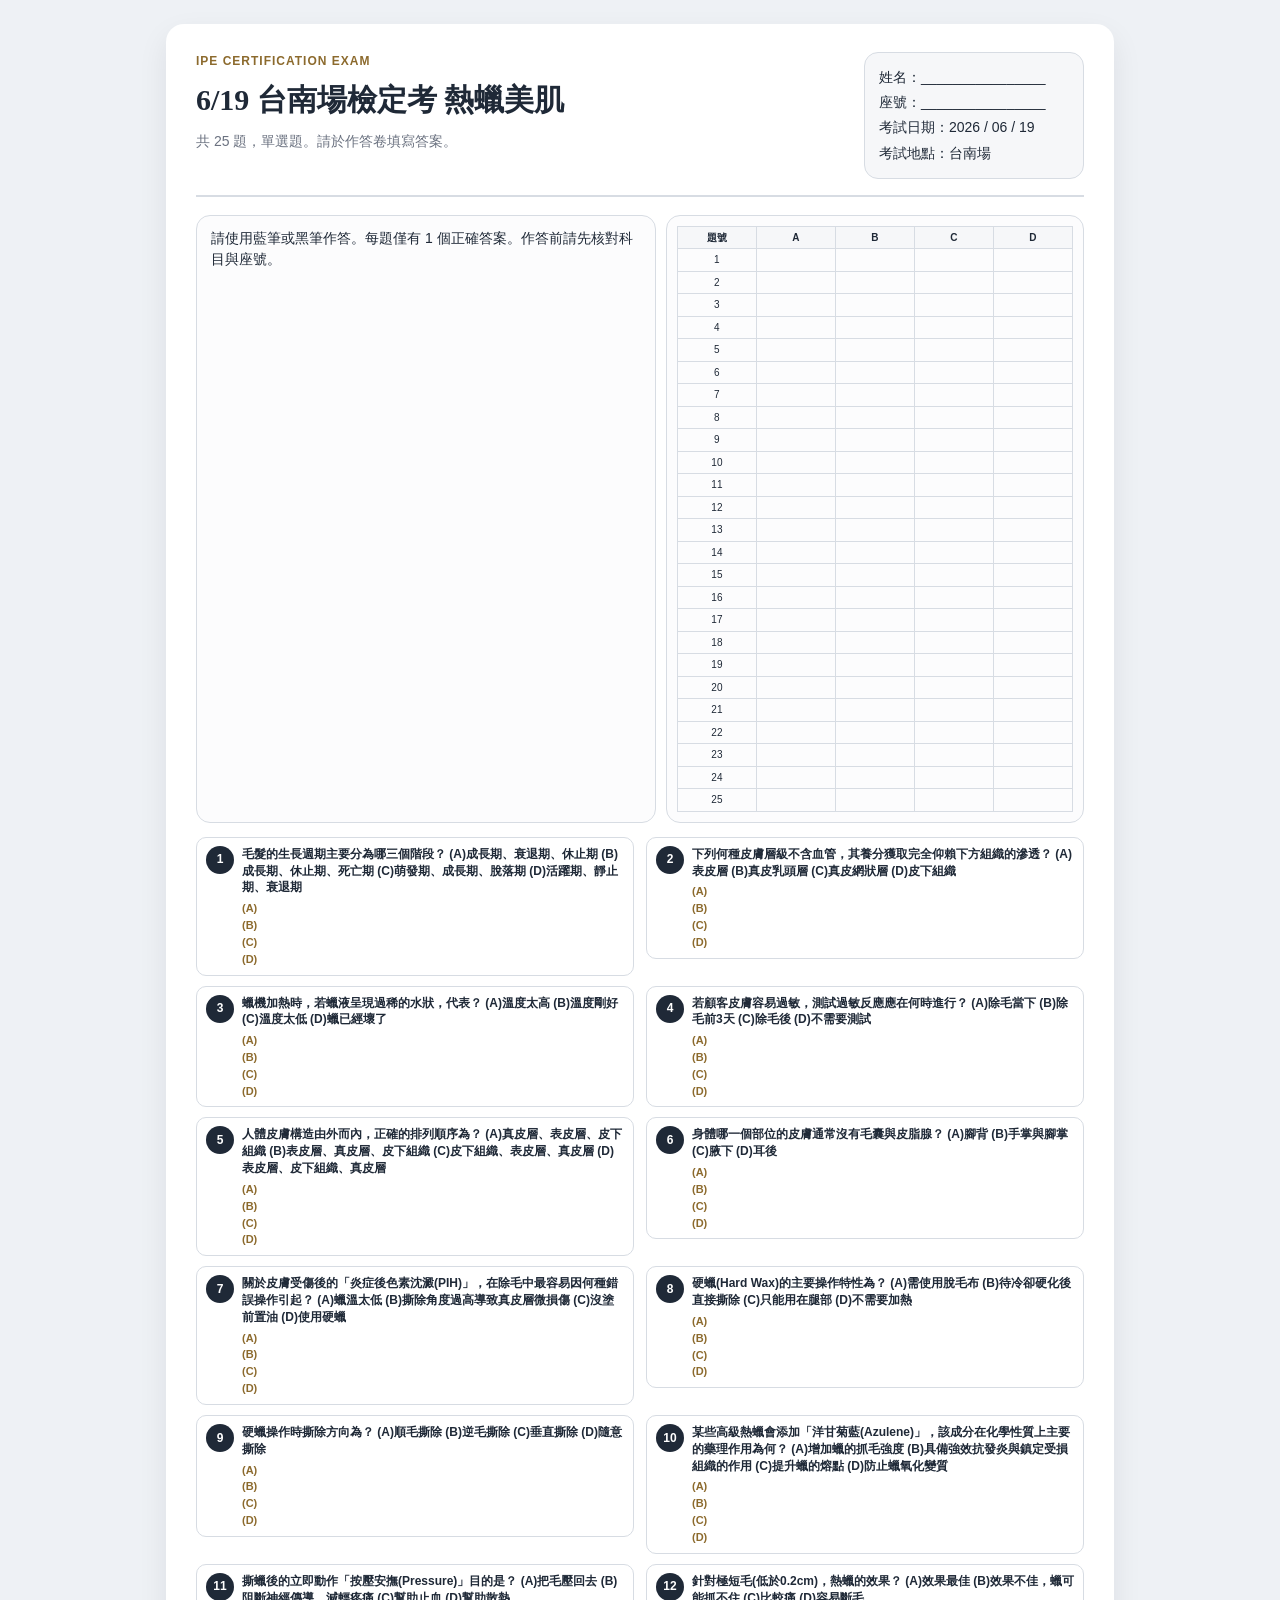
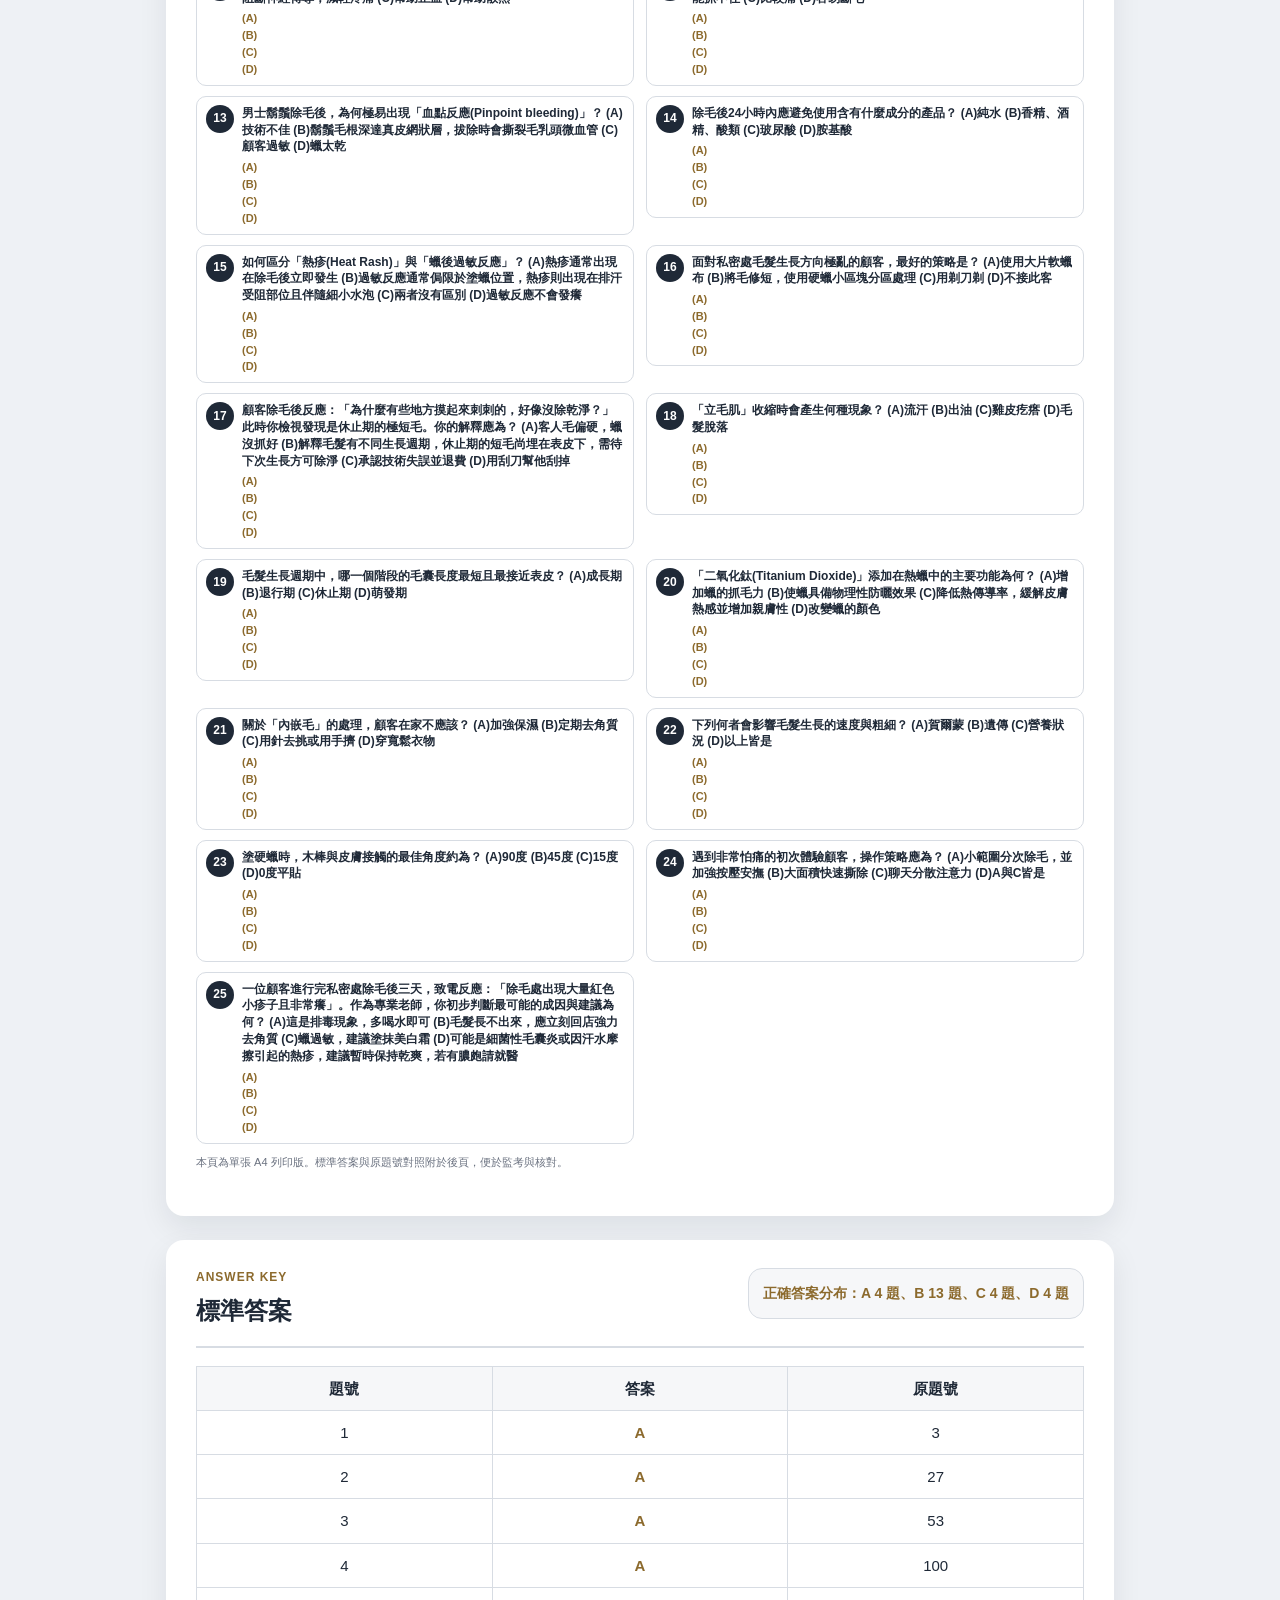
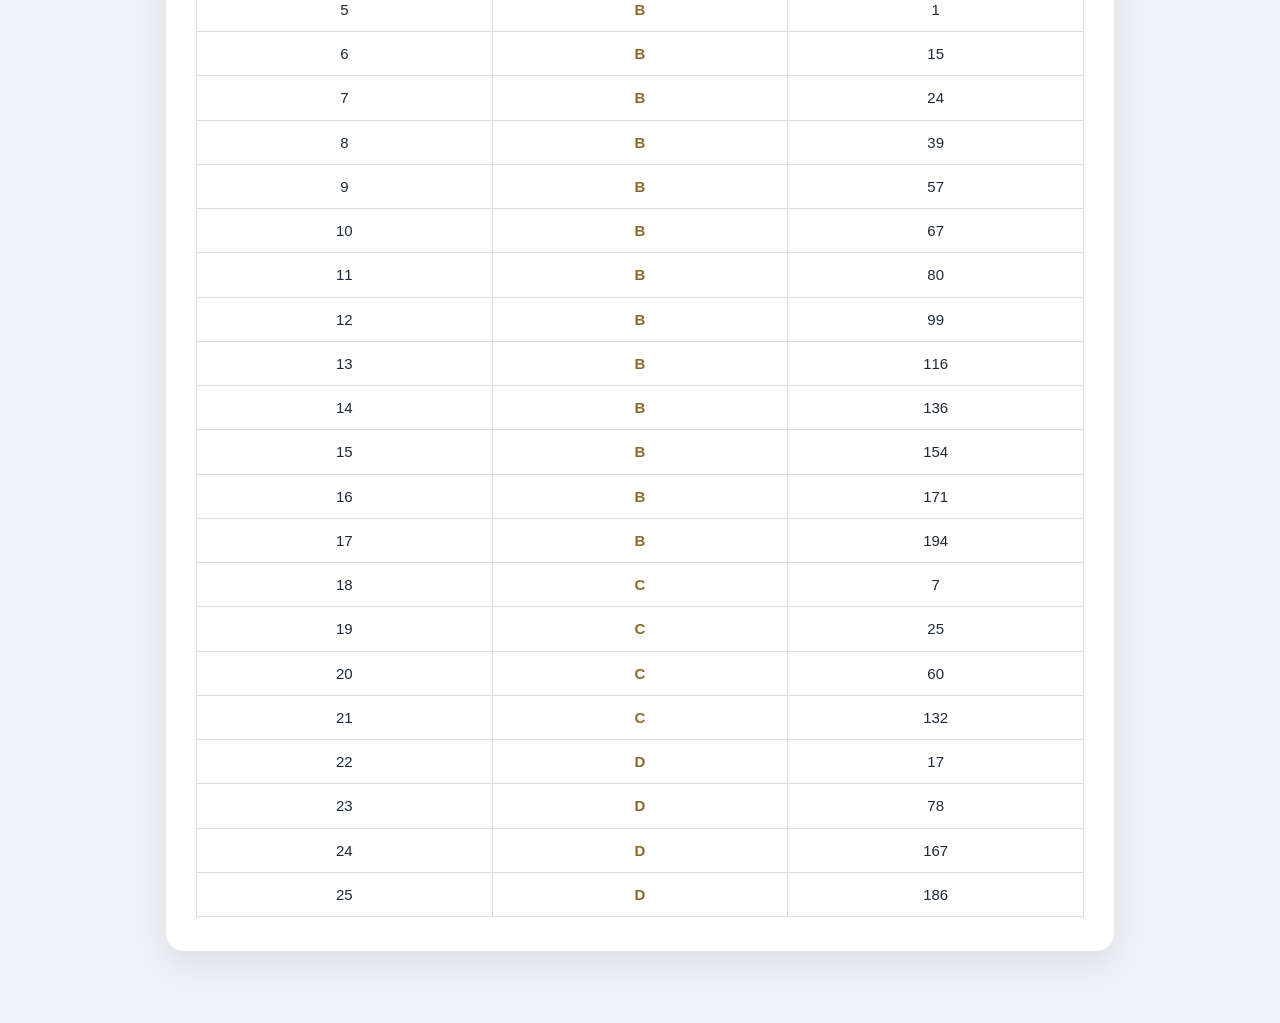
<file: 01students/exam-hot-waxing-619.html>
<!DOCTYPE html>
<html lang="zh-Hant">
<head>
  <meta charset="UTF-8">
  <meta name="viewport" content="width=device-width, initial-scale=1.0">
  <title>6/19 台南場檢定考 熱蠟美肌 試卷</title>
  <style>
    :root {
      --ink: #1f2937;
      --muted: #6b7280;
      --line: #d7dce3;
      --soft: #f6f7f9;
      --accent: #8c6a2d;
    }
    * { box-sizing: border-box; }
    body {
      margin: 0;
      font-family: "Microsoft JhengHei", "Noto Sans TC", sans-serif;
      color: var(--ink);
      background: #eef1f5;
      line-height: 1.55;
    }
    .document {
      width: min(100%, 980px);
      margin: 0 auto;
      padding: 24px 16px 48px;
    }
    .page {
      background: #fff;
      margin: 0 auto 24px;
      padding: 28px 30px 34px;
      border-radius: 18px;
      box-shadow: 0 12px 30px rgba(15, 23, 42, 0.08);
    }
    .page-header {
      display: flex;
      justify-content: space-between;
      gap: 16px;
      align-items: flex-start;
      border-bottom: 2px solid var(--line);
      padding-bottom: 16px;
      margin-bottom: 18px;
    }
    .eyebrow {
      margin: 0 0 6px;
      color: var(--accent);
      font-size: 12px;
      font-weight: 700;
      letter-spacing: 1px;
      text-transform: uppercase;
    }
    h1, h2 {
      margin: 0;
      font-family: "Noto Serif TC", "PMingLiU", serif;
      font-weight: 700;
    }
    h1 { font-size: 30px; }
    h2 { font-size: 24px; }
    .subhead {
      margin: 8px 0 0;
      color: var(--muted);
      font-size: 14px;
    }
    .meta-block {
      min-width: 220px;
      border: 1px solid var(--line);
      border-radius: 14px;
      padding: 12px 14px;
      background: var(--soft);
      font-size: 14px;
      line-height: 1.8;
    }
    .meta-block.compact {
      font-weight: 700;
      color: var(--accent);
    }
    .notice {
      display: grid;
      grid-template-columns: 1.1fr 1fr;
      gap: 10px;
      margin-bottom: 14px;
    }
    .notice-item {
      border: 1px solid var(--line);
      border-radius: 14px;
      padding: 12px 14px;
      background: #fcfcfd;
      font-size: 14px;
    }
    .notice-item.answer-box {
      padding: 10px;
    }
    .question-list {
      display: grid;
      grid-template-columns: repeat(2, minmax(0, 1fr));
      gap: 10px 12px;
      align-items: start;
    }
    .question-card {
      display: grid;
      grid-template-columns: 28px 1fr;
      gap: 8px;
      border: 1px solid var(--line);
      border-radius: 10px;
      padding: 8px 9px;
      break-inside: avoid;
    }
    .question-no {
      width: 28px;
      height: 28px;
      border-radius: 999px;
      background: var(--ink);
      color: #fff;
      display: flex;
      align-items: center;
      justify-content: center;
      font-weight: 700;
      font-size: 12px;
    }
    .question-stem {
      margin: 0 0 5px;
      font-weight: 700;
      font-size: 12px;
      line-height: 1.4;
    }
    .options-list {
      margin: 0;
      padding: 0;
      list-style: none;
      display: grid;
      gap: 2px;
      font-size: 11px;
      line-height: 1.35;
    }
    .option-label {
      display: inline-block;
      min-width: 28px;
      color: var(--accent);
      font-weight: 700;
    }
    .answer-table, .key-table {
      width: 100%;
      border-collapse: collapse;
      table-layout: fixed;
      font-size: 15px;
    }
    .answer-table th, .answer-table td, .key-table th, .key-table td {
      border: 1px solid var(--line);
      text-align: center;
      padding: 10px 8px;
      height: 40px;
    }
    .answer-table th, .key-table th {
      background: var(--soft);
      font-weight: 700;
    }
    .key-table td:nth-child(2) {
      font-weight: 700;
      color: var(--accent);
    }
    .compact-answer-table {
      font-size: 10px;
    }
    .compact-answer-table th,
    .compact-answer-table td {
      padding: 3px 2px;
      height: 18px;
    }
    .footer-note {
      margin-top: 10px;
      color: var(--muted);
      font-size: 11px;
    }
    @media (max-width: 760px) {
      .page { padding: 22px 18px 28px; border-radius: 14px; }
      .page-header { flex-direction: column; }
      .notice { grid-template-columns: 1fr; }
      .meta-block { min-width: 0; width: 100%; }
      .question-list { grid-template-columns: 1fr; }
      .question-card { grid-template-columns: 30px 1fr; }
      .question-no { width: 30px; height: 30px; font-size: 12px; }
    }
    @media print {
      @page {
        size: A4 portrait;
        margin: 7mm;
      }
      body { background: #fff; }
      .document { width: 100%; max-width: none; padding: 0; }
      .page {
        box-shadow: none;
        border-radius: 0;
        margin: 0;
        min-height: auto;
        page-break-after: always;
        padding: 0;
      }
      .page.one-page {
        page-break-after: always;
      }
      .page:last-child { page-break-after: auto; }
      .page-header {
        padding-bottom: 8px;
        margin-bottom: 8px;
      }
      h1 { font-size: 18px; }
      h2 { font-size: 16px; }
      .eyebrow { font-size: 9px; margin-bottom: 2px; }
      .subhead { font-size: 10px; margin-top: 4px; }
      .meta-block {
        font-size: 10px;
        padding: 6px 8px;
        min-width: 190px;
        line-height: 1.5;
      }
      .notice {
        grid-template-columns: 1fr 270px;
        gap: 8px;
        margin-bottom: 8px;
      }
      .notice-item {
        font-size: 10px;
        padding: 7px 8px;
        line-height: 1.4;
      }
      .question-list {
        grid-template-columns: repeat(2, minmax(0, 1fr));
        gap: 6px 8px;
      }
      .question-card {
        grid-template-columns: 22px 1fr;
        padding: 5px 6px;
        gap: 6px;
        border-radius: 8px;
      }
      .question-no {
        width: 22px;
        height: 22px;
        font-size: 10px;
      }
      .question-stem {
        font-size: 10px;
        margin-bottom: 3px;
        line-height: 1.28;
      }
      .options-list {
        font-size: 9px;
        gap: 1px;
        line-height: 1.24;
      }
      .option-label {
        min-width: 20px;
      }
      .compact-answer-table {
        font-size: 8.5px;
      }
      .compact-answer-table th,
      .compact-answer-table td {
        height: 14px;
        padding: 1px;
      }
      .footer-note {
        margin-top: 6px;
        font-size: 9px;
      }
    }
  </style>
</head>
<body>
  <main class="document">
    <section class="page one-page">
      <div class="page-header">
        <div>
          <p class="eyebrow">IPE Certification Exam</p>
          <h1>6/19 台南場檢定考 熱蠟美肌</h1>
          <p class="subhead">共 25 題，單選題。請於作答卷填寫答案。</p>
        </div>
        <div class="meta-block">
          <div>姓名：________________</div>
          <div>座號：________________</div>
          <div>考試日期：2026 / 06 / 19</div>
          <div>考試地點：台南場</div>
        </div>
      </div>

      <div class="notice">
        <div class="notice-item">
          請使用藍筆或黑筆作答。每題僅有 1 個正確答案。作答前請先核對科目與座號。
        </div>
        <div class="notice-item answer-box">
          
      <table class="answer-table compact-answer-table">
        <thead>
          <tr>
            <th>題號</th>
            <th>A</th>
            <th>B</th>
            <th>C</th>
            <th>D</th>
          </tr>
        </thead>
        <tbody>
      <tr>
        <td>1</td>
        <td></td>
        <td></td>
        <td></td>
        <td></td>
      </tr>
    
      <tr>
        <td>2</td>
        <td></td>
        <td></td>
        <td></td>
        <td></td>
      </tr>
    
      <tr>
        <td>3</td>
        <td></td>
        <td></td>
        <td></td>
        <td></td>
      </tr>
    
      <tr>
        <td>4</td>
        <td></td>
        <td></td>
        <td></td>
        <td></td>
      </tr>
    
      <tr>
        <td>5</td>
        <td></td>
        <td></td>
        <td></td>
        <td></td>
      </tr>
    
      <tr>
        <td>6</td>
        <td></td>
        <td></td>
        <td></td>
        <td></td>
      </tr>
    
      <tr>
        <td>7</td>
        <td></td>
        <td></td>
        <td></td>
        <td></td>
      </tr>
    
      <tr>
        <td>8</td>
        <td></td>
        <td></td>
        <td></td>
        <td></td>
      </tr>
    
      <tr>
        <td>9</td>
        <td></td>
        <td></td>
        <td></td>
        <td></td>
      </tr>
    
      <tr>
        <td>10</td>
        <td></td>
        <td></td>
        <td></td>
        <td></td>
      </tr>
    
      <tr>
        <td>11</td>
        <td></td>
        <td></td>
        <td></td>
        <td></td>
      </tr>
    
      <tr>
        <td>12</td>
        <td></td>
        <td></td>
        <td></td>
        <td></td>
      </tr>
    
      <tr>
        <td>13</td>
        <td></td>
        <td></td>
        <td></td>
        <td></td>
      </tr>
    
      <tr>
        <td>14</td>
        <td></td>
        <td></td>
        <td></td>
        <td></td>
      </tr>
    
      <tr>
        <td>15</td>
        <td></td>
        <td></td>
        <td></td>
        <td></td>
      </tr>
    
      <tr>
        <td>16</td>
        <td></td>
        <td></td>
        <td></td>
        <td></td>
      </tr>
    
      <tr>
        <td>17</td>
        <td></td>
        <td></td>
        <td></td>
        <td></td>
      </tr>
    
      <tr>
        <td>18</td>
        <td></td>
        <td></td>
        <td></td>
        <td></td>
      </tr>
    
      <tr>
        <td>19</td>
        <td></td>
        <td></td>
        <td></td>
        <td></td>
      </tr>
    
      <tr>
        <td>20</td>
        <td></td>
        <td></td>
        <td></td>
        <td></td>
      </tr>
    
      <tr>
        <td>21</td>
        <td></td>
        <td></td>
        <td></td>
        <td></td>
      </tr>
    
      <tr>
        <td>22</td>
        <td></td>
        <td></td>
        <td></td>
        <td></td>
      </tr>
    
      <tr>
        <td>23</td>
        <td></td>
        <td></td>
        <td></td>
        <td></td>
      </tr>
    
      <tr>
        <td>24</td>
        <td></td>
        <td></td>
        <td></td>
        <td></td>
      </tr>
    
      <tr>
        <td>25</td>
        <td></td>
        <td></td>
        <td></td>
        <td></td>
      </tr>
    </tbody>
      </table>
  
        </div>
      </div>

      <div class="question-list">
    <article class="question-card">
      <div class="question-no">1</div>
      <div class="question-body">
        <p class="question-stem">毛髮的生長週期主要分為哪三個階段？ (A)成長期、衰退期、休止期 (B)成長期、休止期、死亡期 (C)萌發期、成長期、脫落期 (D)活躍期、靜止期、衰退期</p>
        <ol class="options-list"><li><span class="option-label">(A)</span> </li><li><span class="option-label">(B)</span> </li><li><span class="option-label">(C)</span> </li><li><span class="option-label">(D)</span> </li></ol>
      </div>
    </article>
  
    <article class="question-card">
      <div class="question-no">2</div>
      <div class="question-body">
        <p class="question-stem">下列何種皮膚層級不含血管，其養分獲取完全仰賴下方組織的滲透？ (A)表皮層 (B)真皮乳頭層 (C)真皮網狀層 (D)皮下組織</p>
        <ol class="options-list"><li><span class="option-label">(A)</span> </li><li><span class="option-label">(B)</span> </li><li><span class="option-label">(C)</span> </li><li><span class="option-label">(D)</span> </li></ol>
      </div>
    </article>
  
    <article class="question-card">
      <div class="question-no">3</div>
      <div class="question-body">
        <p class="question-stem">蠟機加熱時，若蠟液呈現過稀的水狀，代表？ (A)溫度太高 (B)溫度剛好 (C)溫度太低 (D)蠟已經壞了</p>
        <ol class="options-list"><li><span class="option-label">(A)</span> </li><li><span class="option-label">(B)</span> </li><li><span class="option-label">(C)</span> </li><li><span class="option-label">(D)</span> </li></ol>
      </div>
    </article>
  
    <article class="question-card">
      <div class="question-no">4</div>
      <div class="question-body">
        <p class="question-stem">若顧客皮膚容易過敏，測試過敏反應應在何時進行？ (A)除毛當下 (B)除毛前3天 (C)除毛後 (D)不需要測試</p>
        <ol class="options-list"><li><span class="option-label">(A)</span> </li><li><span class="option-label">(B)</span> </li><li><span class="option-label">(C)</span> </li><li><span class="option-label">(D)</span> </li></ol>
      </div>
    </article>
  
    <article class="question-card">
      <div class="question-no">5</div>
      <div class="question-body">
        <p class="question-stem">人體皮膚構造由外而內，正確的排列順序為？ (A)真皮層、表皮層、皮下組織 (B)表皮層、真皮層、皮下組織 (C)皮下組織、表皮層、真皮層 (D)表皮層、皮下組織、真皮層</p>
        <ol class="options-list"><li><span class="option-label">(A)</span> </li><li><span class="option-label">(B)</span> </li><li><span class="option-label">(C)</span> </li><li><span class="option-label">(D)</span> </li></ol>
      </div>
    </article>
  
    <article class="question-card">
      <div class="question-no">6</div>
      <div class="question-body">
        <p class="question-stem">身體哪一個部位的皮膚通常沒有毛囊與皮脂腺？ (A)腳背 (B)手掌與腳掌 (C)腋下 (D)耳後</p>
        <ol class="options-list"><li><span class="option-label">(A)</span> </li><li><span class="option-label">(B)</span> </li><li><span class="option-label">(C)</span> </li><li><span class="option-label">(D)</span> </li></ol>
      </div>
    </article>
  
    <article class="question-card">
      <div class="question-no">7</div>
      <div class="question-body">
        <p class="question-stem">關於皮膚受傷後的「炎症後色素沈澱(PIH)」，在除毛中最容易因何種錯誤操作引起？ (A)蠟溫太低 (B)撕除角度過高導致真皮層微損傷 (C)沒塗前置油 (D)使用硬蠟</p>
        <ol class="options-list"><li><span class="option-label">(A)</span> </li><li><span class="option-label">(B)</span> </li><li><span class="option-label">(C)</span> </li><li><span class="option-label">(D)</span> </li></ol>
      </div>
    </article>
  
    <article class="question-card">
      <div class="question-no">8</div>
      <div class="question-body">
        <p class="question-stem">硬蠟(Hard Wax)的主要操作特性為？ (A)需使用脫毛布 (B)待冷卻硬化後直接撕除 (C)只能用在腿部 (D)不需要加熱</p>
        <ol class="options-list"><li><span class="option-label">(A)</span> </li><li><span class="option-label">(B)</span> </li><li><span class="option-label">(C)</span> </li><li><span class="option-label">(D)</span> </li></ol>
      </div>
    </article>
  
    <article class="question-card">
      <div class="question-no">9</div>
      <div class="question-body">
        <p class="question-stem">硬蠟操作時撕除方向為？ (A)順毛撕除 (B)逆毛撕除 (C)垂直撕除 (D)隨意撕除</p>
        <ol class="options-list"><li><span class="option-label">(A)</span> </li><li><span class="option-label">(B)</span> </li><li><span class="option-label">(C)</span> </li><li><span class="option-label">(D)</span> </li></ol>
      </div>
    </article>
  
    <article class="question-card">
      <div class="question-no">10</div>
      <div class="question-body">
        <p class="question-stem">某些高級熱蠟會添加「洋甘菊藍(Azulene)」，該成分在化學性質上主要的藥理作用為何？ (A)增加蠟的抓毛強度 (B)具備強效抗發炎與鎮定受損組織的作用 (C)提升蠟的熔點 (D)防止蠟氧化變質</p>
        <ol class="options-list"><li><span class="option-label">(A)</span> </li><li><span class="option-label">(B)</span> </li><li><span class="option-label">(C)</span> </li><li><span class="option-label">(D)</span> </li></ol>
      </div>
    </article>
  
    <article class="question-card">
      <div class="question-no">11</div>
      <div class="question-body">
        <p class="question-stem">撕蠟後的立即動作「按壓安撫(Pressure)」目的是？ (A)把毛壓回去 (B)阻斷神經傳導，減輕疼痛 (C)幫助止血 (D)幫助散熱</p>
        <ol class="options-list"><li><span class="option-label">(A)</span> </li><li><span class="option-label">(B)</span> </li><li><span class="option-label">(C)</span> </li><li><span class="option-label">(D)</span> </li></ol>
      </div>
    </article>
  
    <article class="question-card">
      <div class="question-no">12</div>
      <div class="question-body">
        <p class="question-stem">針對極短毛(低於0.2cm)，熱蠟的效果？ (A)效果最佳 (B)效果不佳，蠟可能抓不住 (C)比較痛 (D)容易斷毛</p>
        <ol class="options-list"><li><span class="option-label">(A)</span> </li><li><span class="option-label">(B)</span> </li><li><span class="option-label">(C)</span> </li><li><span class="option-label">(D)</span> </li></ol>
      </div>
    </article>
  
    <article class="question-card">
      <div class="question-no">13</div>
      <div class="question-body">
        <p class="question-stem">男士鬍鬚除毛後，為何極易出現「血點反應(Pinpoint bleeding)」？ (A)技術不佳 (B)鬍鬚毛根深達真皮網狀層，拔除時會撕裂毛乳頭微血管 (C)顧客過敏 (D)蠟太乾</p>
        <ol class="options-list"><li><span class="option-label">(A)</span> </li><li><span class="option-label">(B)</span> </li><li><span class="option-label">(C)</span> </li><li><span class="option-label">(D)</span> </li></ol>
      </div>
    </article>
  
    <article class="question-card">
      <div class="question-no">14</div>
      <div class="question-body">
        <p class="question-stem">除毛後24小時內應避免使用含有什麼成分的產品？ (A)純水 (B)香精、酒精、酸類 (C)玻尿酸 (D)胺基酸</p>
        <ol class="options-list"><li><span class="option-label">(A)</span> </li><li><span class="option-label">(B)</span> </li><li><span class="option-label">(C)</span> </li><li><span class="option-label">(D)</span> </li></ol>
      </div>
    </article>
  
    <article class="question-card">
      <div class="question-no">15</div>
      <div class="question-body">
        <p class="question-stem">如何區分「熱疹(Heat Rash)」與「蠟後過敏反應」？ (A)熱疹通常出現在除毛後立即發生 (B)過敏反應通常侷限於塗蠟位置，熱疹則出現在排汗受阻部位且伴隨細小水泡 (C)兩者沒有區別 (D)過敏反應不會發癢</p>
        <ol class="options-list"><li><span class="option-label">(A)</span> </li><li><span class="option-label">(B)</span> </li><li><span class="option-label">(C)</span> </li><li><span class="option-label">(D)</span> </li></ol>
      </div>
    </article>
  
    <article class="question-card">
      <div class="question-no">16</div>
      <div class="question-body">
        <p class="question-stem">面對私密處毛髮生長方向極亂的顧客，最好的策略是？ (A)使用大片軟蠟布 (B)將毛修短，使用硬蠟小區塊分區處理 (C)用剃刀剃 (D)不接此客</p>
        <ol class="options-list"><li><span class="option-label">(A)</span> </li><li><span class="option-label">(B)</span> </li><li><span class="option-label">(C)</span> </li><li><span class="option-label">(D)</span> </li></ol>
      </div>
    </article>
  
    <article class="question-card">
      <div class="question-no">17</div>
      <div class="question-body">
        <p class="question-stem">顧客除毛後反應：「為什麼有些地方摸起來刺刺的，好像沒除乾淨？」此時你檢視發現是休止期的極短毛。你的解釋應為？ (A)客人毛偏硬，蠟沒抓好 (B)解釋毛髮有不同生長週期，休止期的短毛尚埋在表皮下，需待下次生長方可除淨 (C)承認技術失誤並退費 (D)用刮刀幫他刮掉</p>
        <ol class="options-list"><li><span class="option-label">(A)</span> </li><li><span class="option-label">(B)</span> </li><li><span class="option-label">(C)</span> </li><li><span class="option-label">(D)</span> </li></ol>
      </div>
    </article>
  
    <article class="question-card">
      <div class="question-no">18</div>
      <div class="question-body">
        <p class="question-stem">「立毛肌」收縮時會產生何種現象？ (A)流汗 (B)出油 (C)雞皮疙瘩 (D)毛髮脫落</p>
        <ol class="options-list"><li><span class="option-label">(A)</span> </li><li><span class="option-label">(B)</span> </li><li><span class="option-label">(C)</span> </li><li><span class="option-label">(D)</span> </li></ol>
      </div>
    </article>
  
    <article class="question-card">
      <div class="question-no">19</div>
      <div class="question-body">
        <p class="question-stem">毛髮生長週期中，哪一個階段的毛囊長度最短且最接近表皮？ (A)成長期 (B)退行期 (C)休止期 (D)萌發期</p>
        <ol class="options-list"><li><span class="option-label">(A)</span> </li><li><span class="option-label">(B)</span> </li><li><span class="option-label">(C)</span> </li><li><span class="option-label">(D)</span> </li></ol>
      </div>
    </article>
  
    <article class="question-card">
      <div class="question-no">20</div>
      <div class="question-body">
        <p class="question-stem">「二氧化鈦(Titanium Dioxide)」添加在熱蠟中的主要功能為何？ (A)增加蠟的抓毛力 (B)使蠟具備物理性防曬效果 (C)降低熱傳導率，緩解皮膚熱感並增加親膚性 (D)改變蠟的顏色</p>
        <ol class="options-list"><li><span class="option-label">(A)</span> </li><li><span class="option-label">(B)</span> </li><li><span class="option-label">(C)</span> </li><li><span class="option-label">(D)</span> </li></ol>
      </div>
    </article>
  
    <article class="question-card">
      <div class="question-no">21</div>
      <div class="question-body">
        <p class="question-stem">關於「內嵌毛」的處理，顧客在家不應該？ (A)加強保濕 (B)定期去角質 (C)用針去挑或用手擠 (D)穿寬鬆衣物</p>
        <ol class="options-list"><li><span class="option-label">(A)</span> </li><li><span class="option-label">(B)</span> </li><li><span class="option-label">(C)</span> </li><li><span class="option-label">(D)</span> </li></ol>
      </div>
    </article>
  
    <article class="question-card">
      <div class="question-no">22</div>
      <div class="question-body">
        <p class="question-stem">下列何者會影響毛髮生長的速度與粗細？ (A)賀爾蒙 (B)遺傳 (C)營養狀況 (D)以上皆是</p>
        <ol class="options-list"><li><span class="option-label">(A)</span> </li><li><span class="option-label">(B)</span> </li><li><span class="option-label">(C)</span> </li><li><span class="option-label">(D)</span> </li></ol>
      </div>
    </article>
  
    <article class="question-card">
      <div class="question-no">23</div>
      <div class="question-body">
        <p class="question-stem">塗硬蠟時，木棒與皮膚接觸的最佳角度約為？ (A)90度 (B)45度 (C)15度 (D)0度平貼</p>
        <ol class="options-list"><li><span class="option-label">(A)</span> </li><li><span class="option-label">(B)</span> </li><li><span class="option-label">(C)</span> </li><li><span class="option-label">(D)</span> </li></ol>
      </div>
    </article>
  
    <article class="question-card">
      <div class="question-no">24</div>
      <div class="question-body">
        <p class="question-stem">遇到非常怕痛的初次體驗顧客，操作策略應為？ (A)小範圍分次除毛，並加強按壓安撫 (B)大面積快速撕除 (C)聊天分散注意力 (D)A與C皆是</p>
        <ol class="options-list"><li><span class="option-label">(A)</span> </li><li><span class="option-label">(B)</span> </li><li><span class="option-label">(C)</span> </li><li><span class="option-label">(D)</span> </li></ol>
      </div>
    </article>
  
    <article class="question-card">
      <div class="question-no">25</div>
      <div class="question-body">
        <p class="question-stem">一位顧客進行完私密處除毛後三天，致電反應：「除毛處出現大量紅色小疹子且非常癢」。作為專業老師，你初步判斷最可能的成因與建議為何？ (A)這是排毒現象，多喝水即可 (B)毛髮長不出來，應立刻回店強力去角質 (C)蠟過敏，建議塗抹美白霜 (D)可能是細菌性毛囊炎或因汗水摩擦引起的熱疹，建議暫時保持乾爽，若有膿皰請就醫</p>
        <ol class="options-list"><li><span class="option-label">(A)</span> </li><li><span class="option-label">(B)</span> </li><li><span class="option-label">(C)</span> </li><li><span class="option-label">(D)</span> </li></ol>
      </div>
    </article>
  </div>
      <p class="footer-note">本頁為單張 A4 列印版。標準答案與原題號對照附於後頁，便於監考與核對。</p>
    </section>
    
    <section class="page key-page">
      <div class="page-header">
        <div>
          <p class="eyebrow">Answer Key</p>
          <h2>標準答案</h2>
        </div>
        <div class="meta-block compact">正確答案分布：A 4 題、B 13 題、C 4 題、D 4 題</div>
      </div>

      <table class="key-table">
        <thead>
          <tr>
            <th>題號</th>
            <th>答案</th>
            <th>原題號</th>
          </tr>
        </thead>
        <tbody>
        <tr>
          <td>1</td>
          <td>A</td>
          <td>3</td>
        </tr>
      
        <tr>
          <td>2</td>
          <td>A</td>
          <td>27</td>
        </tr>
      
        <tr>
          <td>3</td>
          <td>A</td>
          <td>53</td>
        </tr>
      
        <tr>
          <td>4</td>
          <td>A</td>
          <td>100</td>
        </tr>
      
        <tr>
          <td>5</td>
          <td>B</td>
          <td>1</td>
        </tr>
      
        <tr>
          <td>6</td>
          <td>B</td>
          <td>15</td>
        </tr>
      
        <tr>
          <td>7</td>
          <td>B</td>
          <td>24</td>
        </tr>
      
        <tr>
          <td>8</td>
          <td>B</td>
          <td>39</td>
        </tr>
      
        <tr>
          <td>9</td>
          <td>B</td>
          <td>57</td>
        </tr>
      
        <tr>
          <td>10</td>
          <td>B</td>
          <td>67</td>
        </tr>
      
        <tr>
          <td>11</td>
          <td>B</td>
          <td>80</td>
        </tr>
      
        <tr>
          <td>12</td>
          <td>B</td>
          <td>99</td>
        </tr>
      
        <tr>
          <td>13</td>
          <td>B</td>
          <td>116</td>
        </tr>
      
        <tr>
          <td>14</td>
          <td>B</td>
          <td>136</td>
        </tr>
      
        <tr>
          <td>15</td>
          <td>B</td>
          <td>154</td>
        </tr>
      
        <tr>
          <td>16</td>
          <td>B</td>
          <td>171</td>
        </tr>
      
        <tr>
          <td>17</td>
          <td>B</td>
          <td>194</td>
        </tr>
      
        <tr>
          <td>18</td>
          <td>C</td>
          <td>7</td>
        </tr>
      
        <tr>
          <td>19</td>
          <td>C</td>
          <td>25</td>
        </tr>
      
        <tr>
          <td>20</td>
          <td>C</td>
          <td>60</td>
        </tr>
      
        <tr>
          <td>21</td>
          <td>C</td>
          <td>132</td>
        </tr>
      
        <tr>
          <td>22</td>
          <td>D</td>
          <td>17</td>
        </tr>
      
        <tr>
          <td>23</td>
          <td>D</td>
          <td>78</td>
        </tr>
      
        <tr>
          <td>24</td>
          <td>D</td>
          <td>167</td>
        </tr>
      
        <tr>
          <td>25</td>
          <td>D</td>
          <td>186</td>
        </tr>
      </tbody>
      </table>
    </section>
  
  </main>
</body>
</html>
</file>
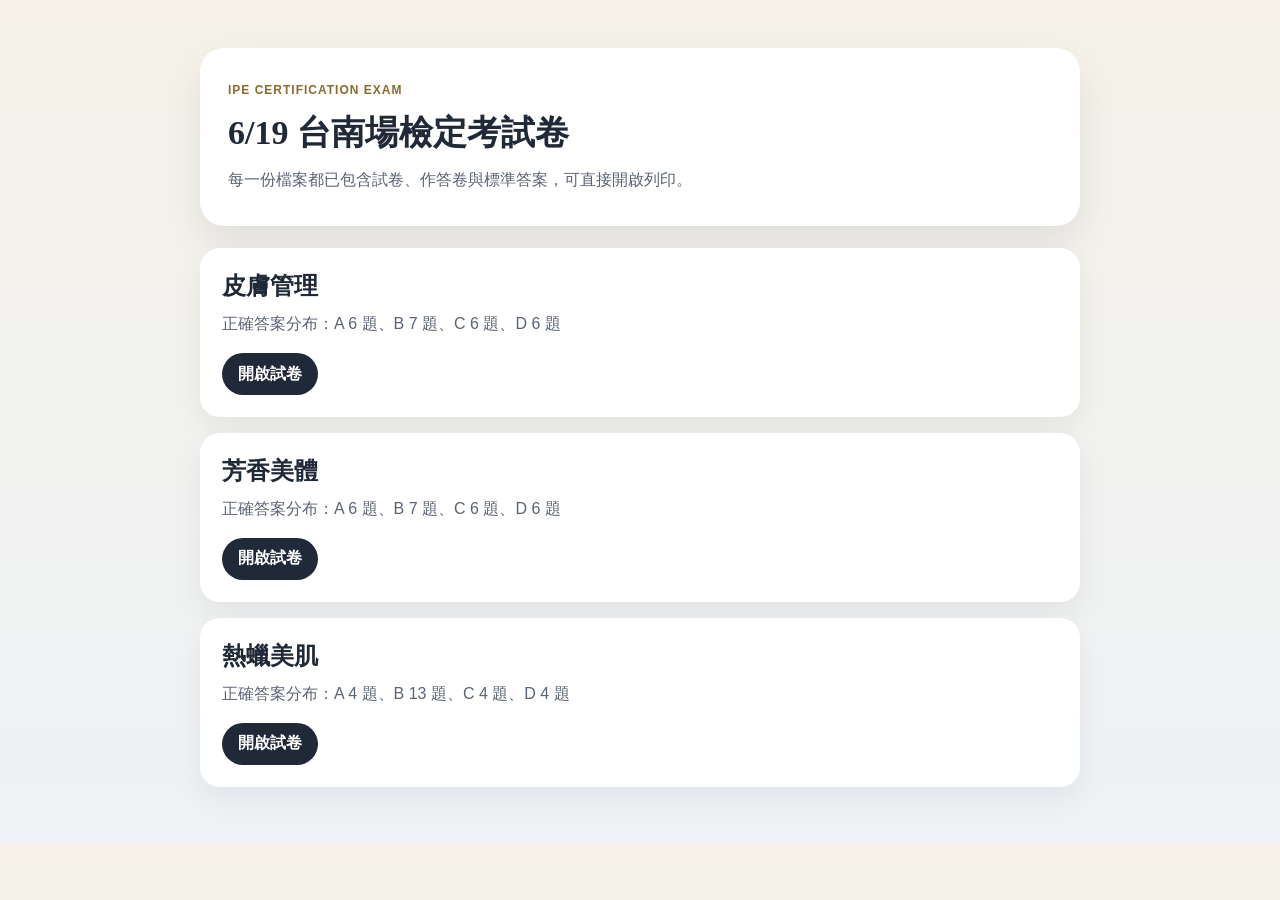
<file: 01students/exam-papers-619.html>
<!DOCTYPE html>
<html lang="zh-Hant">
<head>
  <meta charset="UTF-8">
  <meta name="viewport" content="width=device-width, initial-scale=1.0">
  <title>6/19 台南場檢定考試卷</title>
  <style>
    body {
      margin: 0;
      font-family: "Microsoft JhengHei", "Noto Sans TC", sans-serif;
      background: linear-gradient(180deg, #f5f1e8 0%, #eef2f6 100%);
      color: #1f2937;
    }
    .wrap {
      width: min(100%, 880px);
      margin: 0 auto;
      padding: 48px 20px 56px;
    }
    .hero {
      background: #fff;
      border-radius: 24px;
      padding: 32px 28px;
      box-shadow: 0 18px 36px rgba(15, 23, 42, 0.08);
      margin-bottom: 22px;
    }
    .eyebrow {
      margin: 0 0 8px;
      color: #8c6a2d;
      font-size: 12px;
      font-weight: 700;
      letter-spacing: 1px;
      text-transform: uppercase;
    }
    h1 {
      margin: 0 0 10px;
      font-size: 34px;
      font-family: "Noto Serif TC", "PMingLiU", serif;
    }
    p {
      margin: 0;
      color: #5b6472;
      line-height: 1.8;
    }
    .grid {
      display: grid;
      gap: 16px;
    }
    .card {
      background: #fff;
      border-radius: 20px;
      padding: 22px;
      box-shadow: 0 12px 30px rgba(15, 23, 42, 0.06);
    }
    .card h2 {
      margin: 0 0 8px;
      font-size: 24px;
    }
    .card p {
      margin-bottom: 14px;
    }
    .links {
      display: flex;
      gap: 10px;
      flex-wrap: wrap;
    }
    a {
      display: inline-flex;
      align-items: center;
      justify-content: center;
      min-height: 42px;
      padding: 0 16px;
      border-radius: 999px;
      text-decoration: none;
      font-weight: 700;
      color: #fff;
      background: #1f2937;
    }
    a.secondary {
      background: #8c6a2d;
    }
  </style>
</head>
<body>
  <main class="wrap">
    <section class="hero">
      <p class="eyebrow">IPE Certification Exam</p>
      <h1>6/19 台南場檢定考試卷</h1>
      <p>每一份檔案都已包含試卷、作答卷與標準答案，可直接開啟列印。</p>
    </section>
    <section class="grid">
      
            <article class="card">
              <h2>皮膚管理</h2>
              <p>正確答案分布：A 6 題、B 7 題、C 6 題、D 6 題</p>
              <div class="links">
                <a href="exam-skin-management-619.html">開啟試卷</a>
              </div>
            </article>
          
            <article class="card">
              <h2>芳香美體</h2>
              <p>正確答案分布：A 6 題、B 7 題、C 6 題、D 6 題</p>
              <div class="links">
                <a href="exam-aroma-body-619.html">開啟試卷</a>
              </div>
            </article>
          
            <article class="card">
              <h2>熱蠟美肌</h2>
              <p>正確答案分布：A 4 題、B 13 題、C 4 題、D 4 題</p>
              <div class="links">
                <a href="exam-hot-waxing-619.html">開啟試卷</a>
              </div>
            </article>
          
    </section>
  </main>
</body>
</html>
</file>
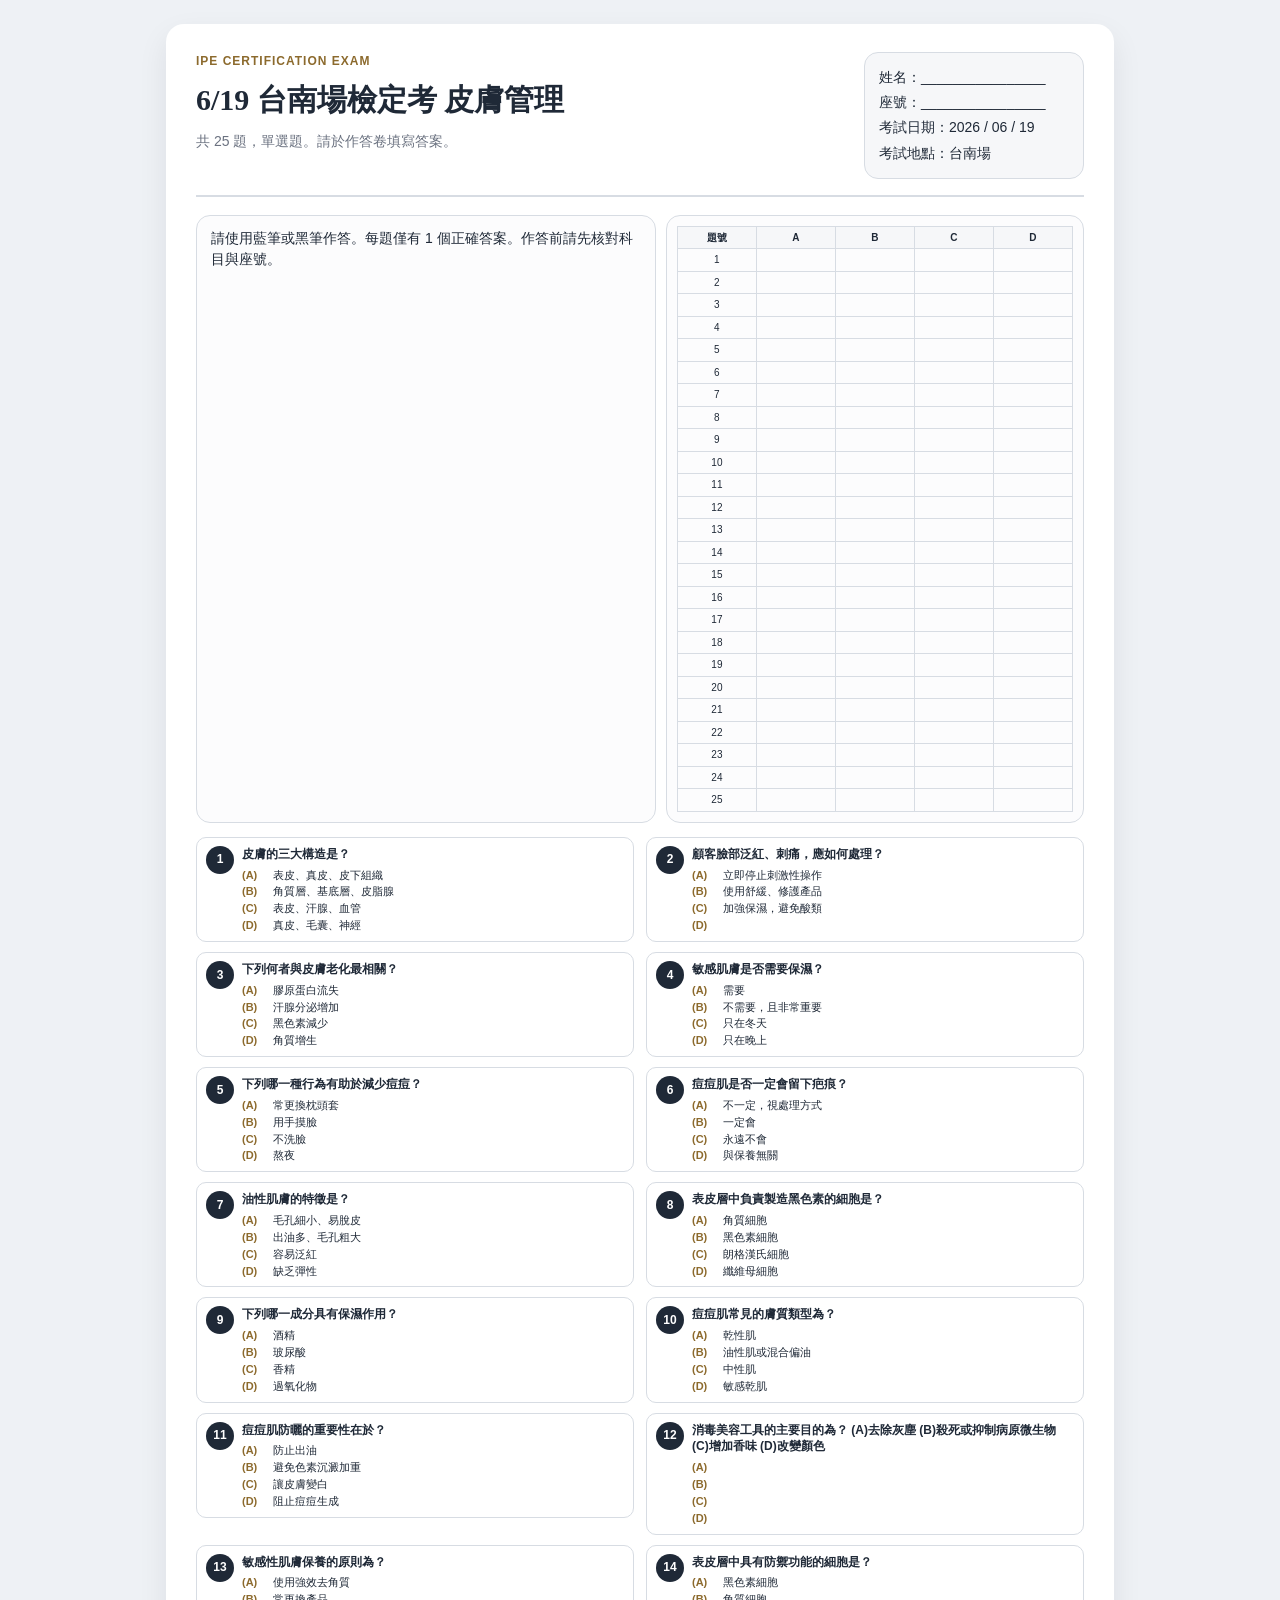
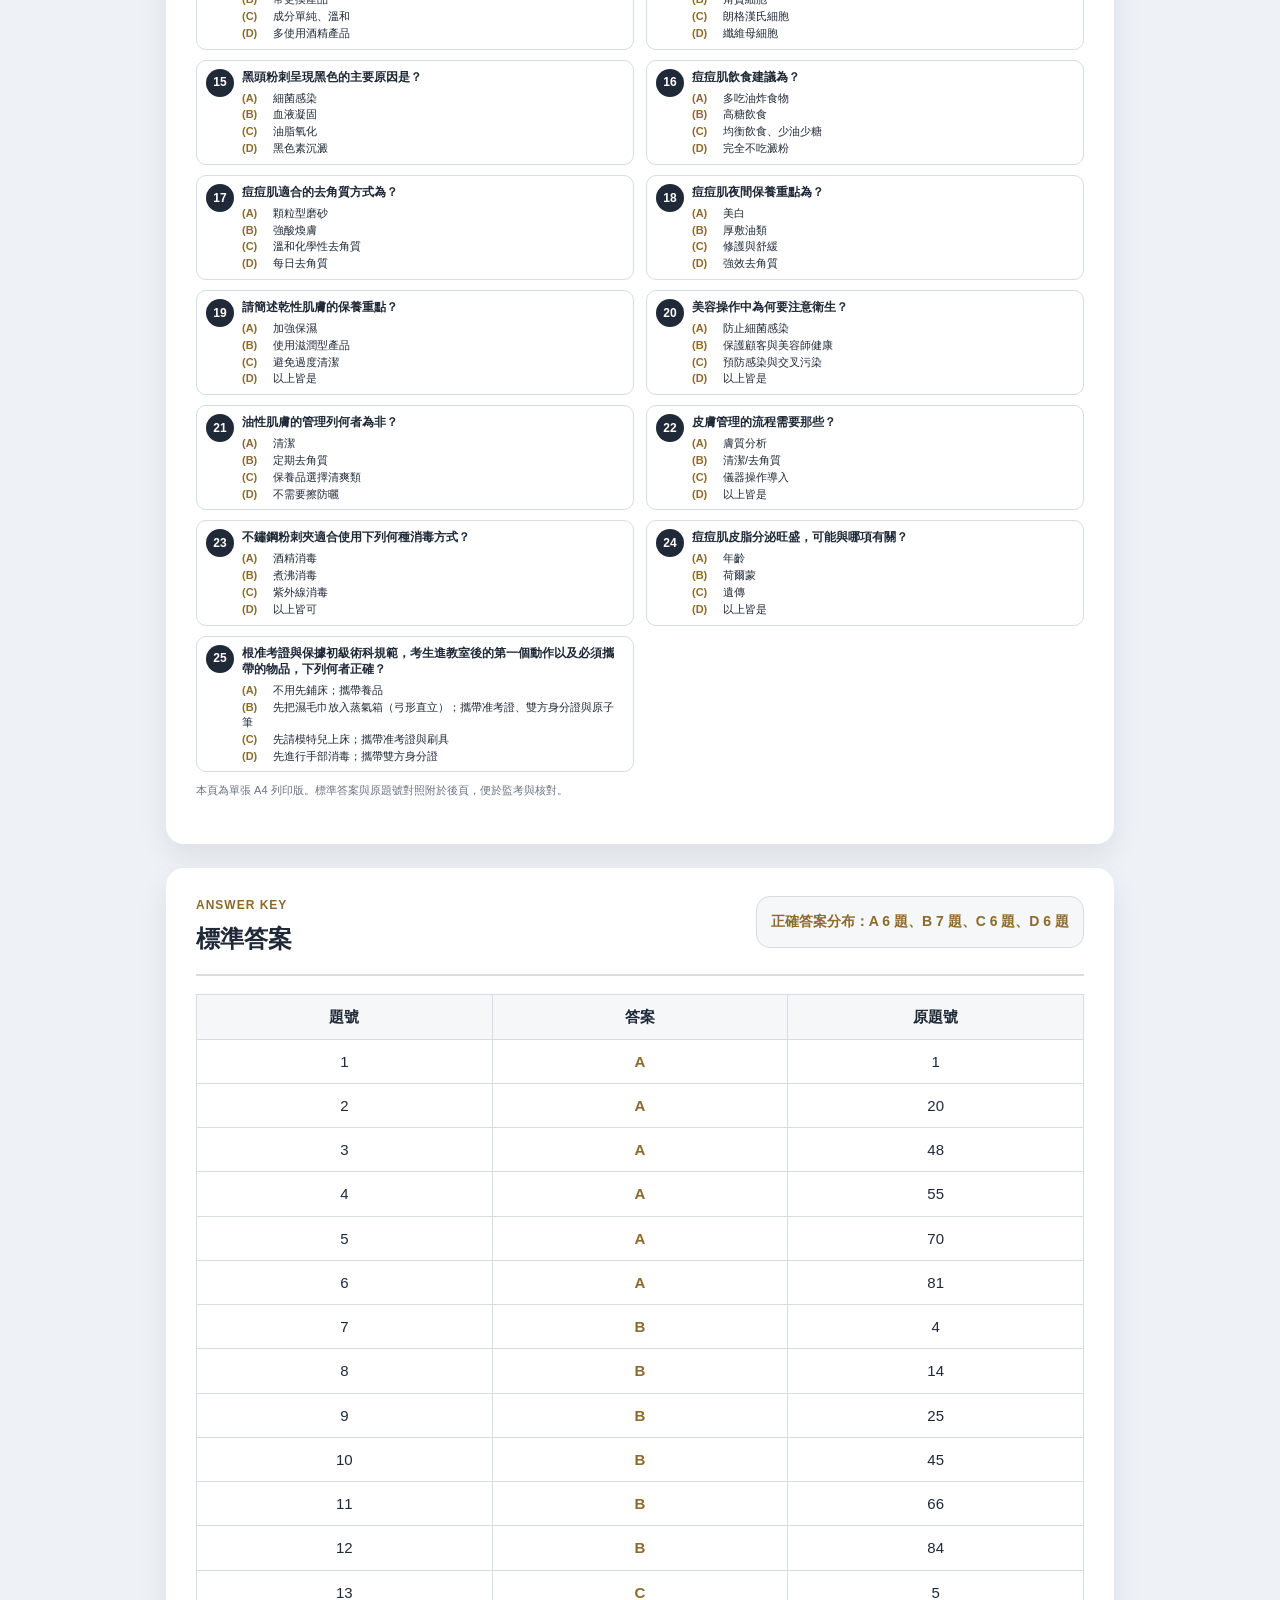
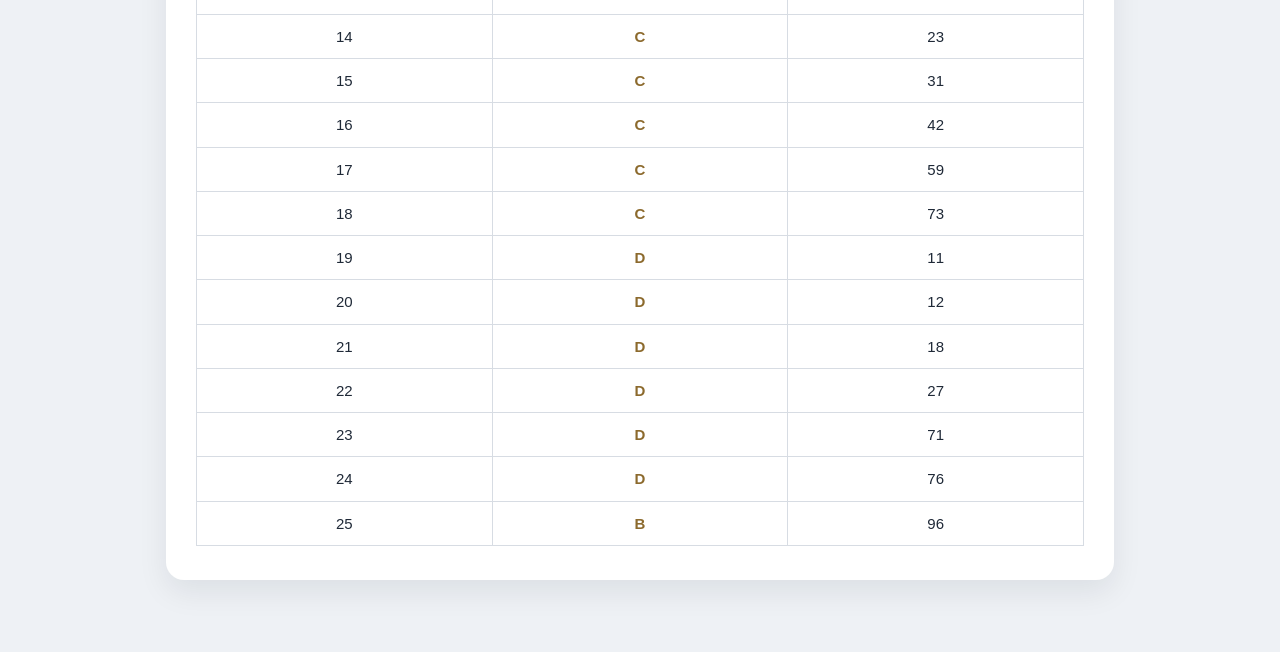
<file: 01students/exam-skin-management-619.html>
<!DOCTYPE html>
<html lang="zh-Hant">
<head>
  <meta charset="UTF-8">
  <meta name="viewport" content="width=device-width, initial-scale=1.0">
  <title>6/19 台南場檢定考 皮膚管理 試卷</title>
  <style>
    :root {
      --ink: #1f2937;
      --muted: #6b7280;
      --line: #d7dce3;
      --soft: #f6f7f9;
      --accent: #8c6a2d;
    }
    * { box-sizing: border-box; }
    body {
      margin: 0;
      font-family: "Microsoft JhengHei", "Noto Sans TC", sans-serif;
      color: var(--ink);
      background: #eef1f5;
      line-height: 1.55;
    }
    .document {
      width: min(100%, 980px);
      margin: 0 auto;
      padding: 24px 16px 48px;
    }
    .page {
      background: #fff;
      margin: 0 auto 24px;
      padding: 28px 30px 34px;
      border-radius: 18px;
      box-shadow: 0 12px 30px rgba(15, 23, 42, 0.08);
    }
    .page-header {
      display: flex;
      justify-content: space-between;
      gap: 16px;
      align-items: flex-start;
      border-bottom: 2px solid var(--line);
      padding-bottom: 16px;
      margin-bottom: 18px;
    }
    .eyebrow {
      margin: 0 0 6px;
      color: var(--accent);
      font-size: 12px;
      font-weight: 700;
      letter-spacing: 1px;
      text-transform: uppercase;
    }
    h1, h2 {
      margin: 0;
      font-family: "Noto Serif TC", "PMingLiU", serif;
      font-weight: 700;
    }
    h1 { font-size: 30px; }
    h2 { font-size: 24px; }
    .subhead {
      margin: 8px 0 0;
      color: var(--muted);
      font-size: 14px;
    }
    .meta-block {
      min-width: 220px;
      border: 1px solid var(--line);
      border-radius: 14px;
      padding: 12px 14px;
      background: var(--soft);
      font-size: 14px;
      line-height: 1.8;
    }
    .meta-block.compact {
      font-weight: 700;
      color: var(--accent);
    }
    .notice {
      display: grid;
      grid-template-columns: 1.1fr 1fr;
      gap: 10px;
      margin-bottom: 14px;
    }
    .notice-item {
      border: 1px solid var(--line);
      border-radius: 14px;
      padding: 12px 14px;
      background: #fcfcfd;
      font-size: 14px;
    }
    .notice-item.answer-box {
      padding: 10px;
    }
    .question-list {
      display: grid;
      grid-template-columns: repeat(2, minmax(0, 1fr));
      gap: 10px 12px;
      align-items: start;
    }
    .question-card {
      display: grid;
      grid-template-columns: 28px 1fr;
      gap: 8px;
      border: 1px solid var(--line);
      border-radius: 10px;
      padding: 8px 9px;
      break-inside: avoid;
    }
    .question-no {
      width: 28px;
      height: 28px;
      border-radius: 999px;
      background: var(--ink);
      color: #fff;
      display: flex;
      align-items: center;
      justify-content: center;
      font-weight: 700;
      font-size: 12px;
    }
    .question-stem {
      margin: 0 0 5px;
      font-weight: 700;
      font-size: 12px;
      line-height: 1.4;
    }
    .options-list {
      margin: 0;
      padding: 0;
      list-style: none;
      display: grid;
      gap: 2px;
      font-size: 11px;
      line-height: 1.35;
    }
    .option-label {
      display: inline-block;
      min-width: 28px;
      color: var(--accent);
      font-weight: 700;
    }
    .answer-table, .key-table {
      width: 100%;
      border-collapse: collapse;
      table-layout: fixed;
      font-size: 15px;
    }
    .answer-table th, .answer-table td, .key-table th, .key-table td {
      border: 1px solid var(--line);
      text-align: center;
      padding: 10px 8px;
      height: 40px;
    }
    .answer-table th, .key-table th {
      background: var(--soft);
      font-weight: 700;
    }
    .key-table td:nth-child(2) {
      font-weight: 700;
      color: var(--accent);
    }
    .compact-answer-table {
      font-size: 10px;
    }
    .compact-answer-table th,
    .compact-answer-table td {
      padding: 3px 2px;
      height: 18px;
    }
    .footer-note {
      margin-top: 10px;
      color: var(--muted);
      font-size: 11px;
    }
    @media (max-width: 760px) {
      .page { padding: 22px 18px 28px; border-radius: 14px; }
      .page-header { flex-direction: column; }
      .notice { grid-template-columns: 1fr; }
      .meta-block { min-width: 0; width: 100%; }
      .question-list { grid-template-columns: 1fr; }
      .question-card { grid-template-columns: 30px 1fr; }
      .question-no { width: 30px; height: 30px; font-size: 12px; }
    }
    @media print {
      @page {
        size: A4 portrait;
        margin: 7mm;
      }
      body { background: #fff; }
      .document { width: 100%; max-width: none; padding: 0; }
      .page {
        box-shadow: none;
        border-radius: 0;
        margin: 0;
        min-height: auto;
        page-break-after: always;
        padding: 0;
      }
      .page.one-page {
        page-break-after: always;
      }
      .page:last-child { page-break-after: auto; }
      .page-header {
        padding-bottom: 8px;
        margin-bottom: 8px;
      }
      h1 { font-size: 18px; }
      h2 { font-size: 16px; }
      .eyebrow { font-size: 9px; margin-bottom: 2px; }
      .subhead { font-size: 10px; margin-top: 4px; }
      .meta-block {
        font-size: 10px;
        padding: 6px 8px;
        min-width: 190px;
        line-height: 1.5;
      }
      .notice {
        grid-template-columns: 1fr 270px;
        gap: 8px;
        margin-bottom: 8px;
      }
      .notice-item {
        font-size: 10px;
        padding: 7px 8px;
        line-height: 1.4;
      }
      .question-list {
        grid-template-columns: repeat(2, minmax(0, 1fr));
        gap: 6px 8px;
      }
      .question-card {
        grid-template-columns: 22px 1fr;
        padding: 5px 6px;
        gap: 6px;
        border-radius: 8px;
      }
      .question-no {
        width: 22px;
        height: 22px;
        font-size: 10px;
      }
      .question-stem {
        font-size: 10px;
        margin-bottom: 3px;
        line-height: 1.28;
      }
      .options-list {
        font-size: 9px;
        gap: 1px;
        line-height: 1.24;
      }
      .option-label {
        min-width: 20px;
      }
      .compact-answer-table {
        font-size: 8.5px;
      }
      .compact-answer-table th,
      .compact-answer-table td {
        height: 14px;
        padding: 1px;
      }
      .footer-note {
        margin-top: 6px;
        font-size: 9px;
      }
    }
  </style>
</head>
<body>
  <main class="document">
    <section class="page one-page">
      <div class="page-header">
        <div>
          <p class="eyebrow">IPE Certification Exam</p>
          <h1>6/19 台南場檢定考 皮膚管理</h1>
          <p class="subhead">共 25 題，單選題。請於作答卷填寫答案。</p>
        </div>
        <div class="meta-block">
          <div>姓名：________________</div>
          <div>座號：________________</div>
          <div>考試日期：2026 / 06 / 19</div>
          <div>考試地點：台南場</div>
        </div>
      </div>

      <div class="notice">
        <div class="notice-item">
          請使用藍筆或黑筆作答。每題僅有 1 個正確答案。作答前請先核對科目與座號。
        </div>
        <div class="notice-item answer-box">
          
      <table class="answer-table compact-answer-table">
        <thead>
          <tr>
            <th>題號</th>
            <th>A</th>
            <th>B</th>
            <th>C</th>
            <th>D</th>
          </tr>
        </thead>
        <tbody>
      <tr>
        <td>1</td>
        <td></td>
        <td></td>
        <td></td>
        <td></td>
      </tr>
    
      <tr>
        <td>2</td>
        <td></td>
        <td></td>
        <td></td>
        <td></td>
      </tr>
    
      <tr>
        <td>3</td>
        <td></td>
        <td></td>
        <td></td>
        <td></td>
      </tr>
    
      <tr>
        <td>4</td>
        <td></td>
        <td></td>
        <td></td>
        <td></td>
      </tr>
    
      <tr>
        <td>5</td>
        <td></td>
        <td></td>
        <td></td>
        <td></td>
      </tr>
    
      <tr>
        <td>6</td>
        <td></td>
        <td></td>
        <td></td>
        <td></td>
      </tr>
    
      <tr>
        <td>7</td>
        <td></td>
        <td></td>
        <td></td>
        <td></td>
      </tr>
    
      <tr>
        <td>8</td>
        <td></td>
        <td></td>
        <td></td>
        <td></td>
      </tr>
    
      <tr>
        <td>9</td>
        <td></td>
        <td></td>
        <td></td>
        <td></td>
      </tr>
    
      <tr>
        <td>10</td>
        <td></td>
        <td></td>
        <td></td>
        <td></td>
      </tr>
    
      <tr>
        <td>11</td>
        <td></td>
        <td></td>
        <td></td>
        <td></td>
      </tr>
    
      <tr>
        <td>12</td>
        <td></td>
        <td></td>
        <td></td>
        <td></td>
      </tr>
    
      <tr>
        <td>13</td>
        <td></td>
        <td></td>
        <td></td>
        <td></td>
      </tr>
    
      <tr>
        <td>14</td>
        <td></td>
        <td></td>
        <td></td>
        <td></td>
      </tr>
    
      <tr>
        <td>15</td>
        <td></td>
        <td></td>
        <td></td>
        <td></td>
      </tr>
    
      <tr>
        <td>16</td>
        <td></td>
        <td></td>
        <td></td>
        <td></td>
      </tr>
    
      <tr>
        <td>17</td>
        <td></td>
        <td></td>
        <td></td>
        <td></td>
      </tr>
    
      <tr>
        <td>18</td>
        <td></td>
        <td></td>
        <td></td>
        <td></td>
      </tr>
    
      <tr>
        <td>19</td>
        <td></td>
        <td></td>
        <td></td>
        <td></td>
      </tr>
    
      <tr>
        <td>20</td>
        <td></td>
        <td></td>
        <td></td>
        <td></td>
      </tr>
    
      <tr>
        <td>21</td>
        <td></td>
        <td></td>
        <td></td>
        <td></td>
      </tr>
    
      <tr>
        <td>22</td>
        <td></td>
        <td></td>
        <td></td>
        <td></td>
      </tr>
    
      <tr>
        <td>23</td>
        <td></td>
        <td></td>
        <td></td>
        <td></td>
      </tr>
    
      <tr>
        <td>24</td>
        <td></td>
        <td></td>
        <td></td>
        <td></td>
      </tr>
    
      <tr>
        <td>25</td>
        <td></td>
        <td></td>
        <td></td>
        <td></td>
      </tr>
    </tbody>
      </table>
  
        </div>
      </div>

      <div class="question-list">
    <article class="question-card">
      <div class="question-no">1</div>
      <div class="question-body">
        <p class="question-stem">皮膚的三大構造是？</p>
        <ol class="options-list"><li><span class="option-label">(A)</span> 表皮、真皮、皮下組織</li><li><span class="option-label">(B)</span> 角質層、基底層、皮脂腺</li><li><span class="option-label">(C)</span> 表皮、汗腺、血管</li><li><span class="option-label">(D)</span> 真皮、毛囊、神經</li></ol>
      </div>
    </article>
  
    <article class="question-card">
      <div class="question-no">2</div>
      <div class="question-body">
        <p class="question-stem">顧客臉部泛紅、刺痛，應如何處理？</p>
        <ol class="options-list"><li><span class="option-label">(A)</span> 立即停止刺激性操作</li><li><span class="option-label">(B)</span> 使用舒緩、修護產品</li><li><span class="option-label">(C)</span> 加強保濕，避免酸類</li><li><span class="option-label">(D)</span> </li></ol>
      </div>
    </article>
  
    <article class="question-card">
      <div class="question-no">3</div>
      <div class="question-body">
        <p class="question-stem">下列何者與皮膚老化最相關？</p>
        <ol class="options-list"><li><span class="option-label">(A)</span> 膠原蛋白流失</li><li><span class="option-label">(B)</span> 汗腺分泌增加</li><li><span class="option-label">(C)</span> 黑色素減少</li><li><span class="option-label">(D)</span> 角質增生</li></ol>
      </div>
    </article>
  
    <article class="question-card">
      <div class="question-no">4</div>
      <div class="question-body">
        <p class="question-stem">敏感肌膚是否需要保濕？</p>
        <ol class="options-list"><li><span class="option-label">(A)</span> 需要</li><li><span class="option-label">(B)</span> 不需要，且非常重要</li><li><span class="option-label">(C)</span> 只在冬天</li><li><span class="option-label">(D)</span> 只在晚上</li></ol>
      </div>
    </article>
  
    <article class="question-card">
      <div class="question-no">5</div>
      <div class="question-body">
        <p class="question-stem">下列哪一種行為有助於減少痘痘？</p>
        <ol class="options-list"><li><span class="option-label">(A)</span> 常更換枕頭套</li><li><span class="option-label">(B)</span> 用手摸臉</li><li><span class="option-label">(C)</span> 不洗臉</li><li><span class="option-label">(D)</span> 熬夜</li></ol>
      </div>
    </article>
  
    <article class="question-card">
      <div class="question-no">6</div>
      <div class="question-body">
        <p class="question-stem">痘痘肌是否一定會留下疤痕？</p>
        <ol class="options-list"><li><span class="option-label">(A)</span> 不一定，視處理方式</li><li><span class="option-label">(B)</span> 一定會</li><li><span class="option-label">(C)</span> 永遠不會</li><li><span class="option-label">(D)</span> 與保養無關</li></ol>
      </div>
    </article>
  
    <article class="question-card">
      <div class="question-no">7</div>
      <div class="question-body">
        <p class="question-stem">油性肌膚的特徵是？</p>
        <ol class="options-list"><li><span class="option-label">(A)</span> 毛孔細小、易脫皮</li><li><span class="option-label">(B)</span> 出油多、毛孔粗大</li><li><span class="option-label">(C)</span> 容易泛紅</li><li><span class="option-label">(D)</span> 缺乏彈性</li></ol>
      </div>
    </article>
  
    <article class="question-card">
      <div class="question-no">8</div>
      <div class="question-body">
        <p class="question-stem">表皮層中負責製造黑色素的細胞是？</p>
        <ol class="options-list"><li><span class="option-label">(A)</span> 角質細胞</li><li><span class="option-label">(B)</span> 黑色素細胞</li><li><span class="option-label">(C)</span> 朗格漢氏細胞</li><li><span class="option-label">(D)</span> 纖維母細胞</li></ol>
      </div>
    </article>
  
    <article class="question-card">
      <div class="question-no">9</div>
      <div class="question-body">
        <p class="question-stem">下列哪一成分具有保濕作用？</p>
        <ol class="options-list"><li><span class="option-label">(A)</span> 酒精</li><li><span class="option-label">(B)</span> 玻尿酸</li><li><span class="option-label">(C)</span> 香精</li><li><span class="option-label">(D)</span> 過氧化物</li></ol>
      </div>
    </article>
  
    <article class="question-card">
      <div class="question-no">10</div>
      <div class="question-body">
        <p class="question-stem">痘痘肌常見的膚質類型為？</p>
        <ol class="options-list"><li><span class="option-label">(A)</span> 乾性肌</li><li><span class="option-label">(B)</span> 油性肌或混合偏油</li><li><span class="option-label">(C)</span> 中性肌</li><li><span class="option-label">(D)</span> 敏感乾肌</li></ol>
      </div>
    </article>
  
    <article class="question-card">
      <div class="question-no">11</div>
      <div class="question-body">
        <p class="question-stem">痘痘肌防曬的重要性在於？</p>
        <ol class="options-list"><li><span class="option-label">(A)</span> 防止出油</li><li><span class="option-label">(B)</span> 避免色素沉澱加重</li><li><span class="option-label">(C)</span> 讓皮膚變白</li><li><span class="option-label">(D)</span> 阻止痘痘生成</li></ol>
      </div>
    </article>
  
    <article class="question-card">
      <div class="question-no">12</div>
      <div class="question-body">
        <p class="question-stem">消毒美容工具的主要目的為？ (A)去除灰塵 (B)殺死或抑制病原微生物 (C)增加香味 (D)改變顏色</p>
        <ol class="options-list"><li><span class="option-label">(A)</span> </li><li><span class="option-label">(B)</span> </li><li><span class="option-label">(C)</span> </li><li><span class="option-label">(D)</span> </li></ol>
      </div>
    </article>
  
    <article class="question-card">
      <div class="question-no">13</div>
      <div class="question-body">
        <p class="question-stem">敏感性肌膚保養的原則為？</p>
        <ol class="options-list"><li><span class="option-label">(A)</span> 使用強效去角質</li><li><span class="option-label">(B)</span> 常更換產品</li><li><span class="option-label">(C)</span> 成分單純、溫和</li><li><span class="option-label">(D)</span> 多使用酒精產品</li></ol>
      </div>
    </article>
  
    <article class="question-card">
      <div class="question-no">14</div>
      <div class="question-body">
        <p class="question-stem">表皮層中具有防禦功能的細胞是？</p>
        <ol class="options-list"><li><span class="option-label">(A)</span> 黑色素細胞</li><li><span class="option-label">(B)</span> 角質細胞</li><li><span class="option-label">(C)</span> 朗格漢氏細胞</li><li><span class="option-label">(D)</span> 纖維母細胞</li></ol>
      </div>
    </article>
  
    <article class="question-card">
      <div class="question-no">15</div>
      <div class="question-body">
        <p class="question-stem">黑頭粉刺呈現黑色的主要原因是？</p>
        <ol class="options-list"><li><span class="option-label">(A)</span> 細菌感染</li><li><span class="option-label">(B)</span> 血液凝固</li><li><span class="option-label">(C)</span> 油脂氧化</li><li><span class="option-label">(D)</span> 黑色素沉澱</li></ol>
      </div>
    </article>
  
    <article class="question-card">
      <div class="question-no">16</div>
      <div class="question-body">
        <p class="question-stem">痘痘肌飲食建議為？</p>
        <ol class="options-list"><li><span class="option-label">(A)</span> 多吃油炸食物</li><li><span class="option-label">(B)</span> 高糖飲食</li><li><span class="option-label">(C)</span> 均衡飲食、少油少糖</li><li><span class="option-label">(D)</span> 完全不吃澱粉</li></ol>
      </div>
    </article>
  
    <article class="question-card">
      <div class="question-no">17</div>
      <div class="question-body">
        <p class="question-stem">痘痘肌適合的去角質方式為？</p>
        <ol class="options-list"><li><span class="option-label">(A)</span> 顆粒型磨砂</li><li><span class="option-label">(B)</span> 強酸煥膚</li><li><span class="option-label">(C)</span> 溫和化學性去角質</li><li><span class="option-label">(D)</span> 每日去角質</li></ol>
      </div>
    </article>
  
    <article class="question-card">
      <div class="question-no">18</div>
      <div class="question-body">
        <p class="question-stem">痘痘肌夜間保養重點為？</p>
        <ol class="options-list"><li><span class="option-label">(A)</span> 美白</li><li><span class="option-label">(B)</span> 厚敷油類</li><li><span class="option-label">(C)</span> 修護與舒緩</li><li><span class="option-label">(D)</span> 強效去角質</li></ol>
      </div>
    </article>
  
    <article class="question-card">
      <div class="question-no">19</div>
      <div class="question-body">
        <p class="question-stem">請簡述乾性肌膚的保養重點？</p>
        <ol class="options-list"><li><span class="option-label">(A)</span> 加強保濕</li><li><span class="option-label">(B)</span> 使用滋潤型產品</li><li><span class="option-label">(C)</span> 避免過度清潔</li><li><span class="option-label">(D)</span> 以上皆是</li></ol>
      </div>
    </article>
  
    <article class="question-card">
      <div class="question-no">20</div>
      <div class="question-body">
        <p class="question-stem">美容操作中為何要注意衛生？</p>
        <ol class="options-list"><li><span class="option-label">(A)</span> 防止細菌感染</li><li><span class="option-label">(B)</span> 保護顧客與美容師健康</li><li><span class="option-label">(C)</span> 預防感染與交叉污染</li><li><span class="option-label">(D)</span> 以上皆是</li></ol>
      </div>
    </article>
  
    <article class="question-card">
      <div class="question-no">21</div>
      <div class="question-body">
        <p class="question-stem">油性肌膚的管理列何者為非？</p>
        <ol class="options-list"><li><span class="option-label">(A)</span> 清潔</li><li><span class="option-label">(B)</span> 定期去角質</li><li><span class="option-label">(C)</span> 保養品選擇清爽類</li><li><span class="option-label">(D)</span> 不需要擦防曬</li></ol>
      </div>
    </article>
  
    <article class="question-card">
      <div class="question-no">22</div>
      <div class="question-body">
        <p class="question-stem">皮膚管理的流程需要那些？</p>
        <ol class="options-list"><li><span class="option-label">(A)</span> 膚質分析</li><li><span class="option-label">(B)</span> 清潔/去角質</li><li><span class="option-label">(C)</span> 儀器操作導入</li><li><span class="option-label">(D)</span> 以上皆是</li></ol>
      </div>
    </article>
  
    <article class="question-card">
      <div class="question-no">23</div>
      <div class="question-body">
        <p class="question-stem">不鏽鋼粉刺夾適合使用下列何種消毒方式？</p>
        <ol class="options-list"><li><span class="option-label">(A)</span> 酒精消毒</li><li><span class="option-label">(B)</span> 煮沸消毒</li><li><span class="option-label">(C)</span> 紫外線消毒</li><li><span class="option-label">(D)</span> 以上皆可</li></ol>
      </div>
    </article>
  
    <article class="question-card">
      <div class="question-no">24</div>
      <div class="question-body">
        <p class="question-stem">痘痘肌皮脂分泌旺盛，可能與哪項有關？</p>
        <ol class="options-list"><li><span class="option-label">(A)</span> 年齡</li><li><span class="option-label">(B)</span> 荷爾蒙</li><li><span class="option-label">(C)</span> 遺傳</li><li><span class="option-label">(D)</span> 以上皆是</li></ol>
      </div>
    </article>
  
    <article class="question-card">
      <div class="question-no">25</div>
      <div class="question-body">
        <p class="question-stem">根准考證與保據初級術科規範，考生進教室後的第一個動作以及必須攜帶的物品，下列何者正確？</p>
        <ol class="options-list"><li><span class="option-label">(A)</span> 不用先鋪床；攜帶養品</li><li><span class="option-label">(B)</span> 先把濕毛巾放入蒸氣箱（弓形直立）；攜帶准考證、雙方身分證與原子筆</li><li><span class="option-label">(C)</span> 先請模特兒上床；攜帶准考證與刷具</li><li><span class="option-label">(D)</span> 先進行手部消毒；攜帶雙方身分證</li></ol>
      </div>
    </article>
  </div>
      <p class="footer-note">本頁為單張 A4 列印版。標準答案與原題號對照附於後頁，便於監考與核對。</p>
    </section>
    
    <section class="page key-page">
      <div class="page-header">
        <div>
          <p class="eyebrow">Answer Key</p>
          <h2>標準答案</h2>
        </div>
        <div class="meta-block compact">正確答案分布：A 6 題、B 7 題、C 6 題、D 6 題</div>
      </div>

      <table class="key-table">
        <thead>
          <tr>
            <th>題號</th>
            <th>答案</th>
            <th>原題號</th>
          </tr>
        </thead>
        <tbody>
        <tr>
          <td>1</td>
          <td>A</td>
          <td>1</td>
        </tr>
      
        <tr>
          <td>2</td>
          <td>A</td>
          <td>20</td>
        </tr>
      
        <tr>
          <td>3</td>
          <td>A</td>
          <td>48</td>
        </tr>
      
        <tr>
          <td>4</td>
          <td>A</td>
          <td>55</td>
        </tr>
      
        <tr>
          <td>5</td>
          <td>A</td>
          <td>70</td>
        </tr>
      
        <tr>
          <td>6</td>
          <td>A</td>
          <td>81</td>
        </tr>
      
        <tr>
          <td>7</td>
          <td>B</td>
          <td>4</td>
        </tr>
      
        <tr>
          <td>8</td>
          <td>B</td>
          <td>14</td>
        </tr>
      
        <tr>
          <td>9</td>
          <td>B</td>
          <td>25</td>
        </tr>
      
        <tr>
          <td>10</td>
          <td>B</td>
          <td>45</td>
        </tr>
      
        <tr>
          <td>11</td>
          <td>B</td>
          <td>66</td>
        </tr>
      
        <tr>
          <td>12</td>
          <td>B</td>
          <td>84</td>
        </tr>
      
        <tr>
          <td>13</td>
          <td>C</td>
          <td>5</td>
        </tr>
      
        <tr>
          <td>14</td>
          <td>C</td>
          <td>23</td>
        </tr>
      
        <tr>
          <td>15</td>
          <td>C</td>
          <td>31</td>
        </tr>
      
        <tr>
          <td>16</td>
          <td>C</td>
          <td>42</td>
        </tr>
      
        <tr>
          <td>17</td>
          <td>C</td>
          <td>59</td>
        </tr>
      
        <tr>
          <td>18</td>
          <td>C</td>
          <td>73</td>
        </tr>
      
        <tr>
          <td>19</td>
          <td>D</td>
          <td>11</td>
        </tr>
      
        <tr>
          <td>20</td>
          <td>D</td>
          <td>12</td>
        </tr>
      
        <tr>
          <td>21</td>
          <td>D</td>
          <td>18</td>
        </tr>
      
        <tr>
          <td>22</td>
          <td>D</td>
          <td>27</td>
        </tr>
      
        <tr>
          <td>23</td>
          <td>D</td>
          <td>71</td>
        </tr>
      
        <tr>
          <td>24</td>
          <td>D</td>
          <td>76</td>
        </tr>
      
        <tr>
          <td>25</td>
          <td>B</td>
          <td>96</td>
        </tr>
      </tbody>
      </table>
    </section>
  
  </main>
</body>
</html>
</file>
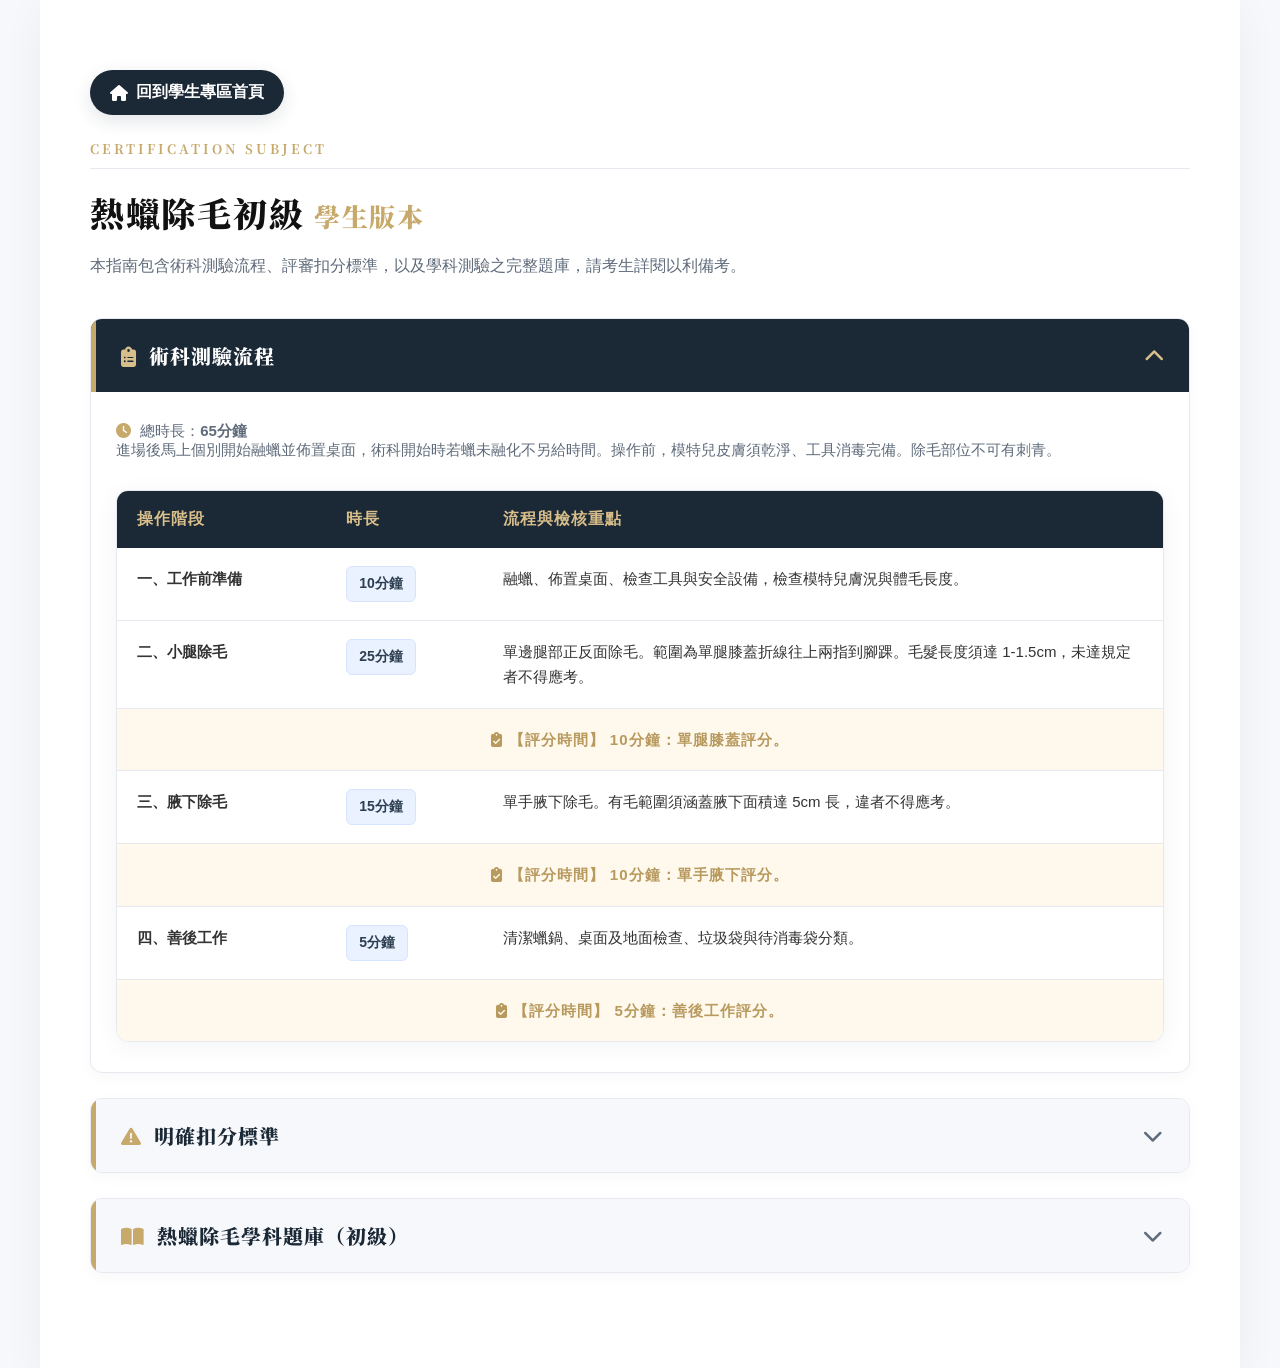
<file: 01students/hot-waxing-junior.html>
﻿<!DOCTYPE html>
<html lang="zh-Hant">
<head>
    <meta charset="UTF-8">
    <meta name="viewport" content="width=device-width, initial-scale=1.0">
    <title>熱蠟除毛初級 - 學生版本</title>
    <link href="https://fonts.googleapis.com/css2?family=Noto+Serif+TC:wght@400;700;900&display=swap" rel="stylesheet">
    <link rel="stylesheet" href="https://cdnjs.cloudflare.com/ajax/libs/font-awesome/6.4.0/css/all.min.css">
    <link rel="stylesheet" href="students-page.css">
</head>
<body>
<div class="ipe-wrap">

<main class="ipe-main-content" data-course-id="hot-waxing-junior">
    <div class="course-home-actions"><a href="index.html" class="course-home-btn"><i class="fas fa-home"></i> 回到學生專區首頁</a></div>
    <span class="section-label">Certification Subject</span>
    <h2 class="ipe-chapter-title">熱蠟除毛初級 <span style="color: var(--ipe-gold); font-size: 26px;">學生版本</span></h2>
    <p class="chapter-subtitle">本指南包含術科測驗流程、評審扣分標準，以及學科測驗之完整題庫，請考生詳閱以利備考。</p>

    <!-- 術科測驗流程 -->
    <details class="ipe-details" open>
        <summary class="ipe-summary">
            <span><i class="fas fa-clipboard-list" style="color: var(--ipe-gold); margin-right: 12px;"></i>術科測驗流程</span>
            <i class="fas fa-chevron-down svg-arrow"></i>
        </summary>
        <div class="ipe-content">
            <p class="qna-desc" style="margin-top: 0;"><i class="fas fa-clock" style="color: var(--ipe-gold); margin-right: 5px;"></i> 總時長：<strong>65分鐘</strong><br>
            進場後馬上個別開始融蠟並佈置桌面，術科開始時若蠟未融化不另給時間。操作前，模特兒皮膚須乾淨、工具消毒完備。除毛部位不可有刺青。</p>

            <div class="ipe-table-wrap" style="margin-bottom: 0;">
        <table class="ipe-table">
            <thead>
                <tr>
                    <th width="20%">操作階段</th>
                    <th width="15%">時長</th>
                    <th width="65%">流程與檢核重點</th>
                </tr>
            </thead>
            <tbody>
                <tr>
                    <td><strong>一、工作前準備</strong></td>
                    <td><span class="badge-time">10分鐘</span></td>
                    <td>融蠟、佈置桌面、檢查工具與安全設備，檢查模特兒膚況與體毛長度。</td>
                </tr>
                <tr>
                    <td><strong>二、小腿除毛</strong></td>
                    <td><span class="badge-time">25分鐘</span></td>
                    <td>單邊腿部正反面除毛。範圍為單腿膝蓋折線往上兩指到腳踝。毛髮長度須達 1-1.5cm，未達規定者不得應考。</td>
                </tr>
                <tr>
                    <td colspan="3" class="highlight-row">
                        <i class="fas fa-clipboard-check"></i> 【評分時間】 10分鐘：單腿膝蓋評分。
                    </td>
                </tr>
                <tr>
                    <td><strong>三、腋下除毛</strong></td>
                    <td><span class="badge-time">15分鐘</span></td>
                    <td>單手腋下除毛。有毛範圍須涵蓋腋下面積達 5cm 長，違者不得應考。</td>
                </tr>
                <tr>
                    <td colspan="3" class="highlight-row">
                        <i class="fas fa-clipboard-check"></i> 【評分時間】 10分鐘：單手腋下評分。
                    </td>
                </tr>
                <tr>
                    <td><strong>四、善後工作</strong></td>
                    <td><span class="badge-time">5分鐘</span></td>
                    <td>清潔蠟鍋、桌面及地面檢查、垃圾袋與待消毒袋分類。</td>
                </tr>
                <tr>
                    <td colspan="3" class="highlight-row">
                        <i class="fas fa-clipboard-check"></i> 【評分時間】 5分鐘：善後工作評分。
                    </td>
                </tr>
            </tbody>
        </table>
            </div>
        </div>
    </details>

    <!-- 明確扣分標準 -->
    <details class="ipe-details">
        <summary class="ipe-summary">
            <span><i class="fas fa-exclamation-triangle" style="color: var(--ipe-gold); margin-right: 12px;"></i>明確扣分標準</span>
            <i class="fas fa-chevron-down svg-arrow"></i>
        </summary>
        <div class="ipe-content">
            <p class="qna-desc" style="margin-top: 0;">除了技術評分（毛流上蠟方向、撕蠟方向、拉皮動作等）外，違反以下規定將直接扣分或不予計分：</p>

            <div class="ipe-table-wrap" style="margin-bottom: 0;">
        <table class="ipe-table">
            <thead>
                <tr>
                    <th width="25%">違規項目</th>
                    <th width="55%">違規情節說明</th>
                    <th width="20%">扣分</th>
                </tr>
            </thead>
            <tbody>
                <!-- 重大違規 -->
                <tr><td><strong>資格不符或作弊</strong></td><td>未帶附照片之正本證件；模特兒毛量不足或有刺青；使用滾輪產品應檢；與他人共用考試用品</td><td><span class="badge-danger">0分(不得考)</span></td></tr>
                <tr><td><strong>手機鬧鈴響起</strong></td><td>認證全程手機響起（含震動）</td><td><span class="badge-danger">-100</span></td></tr>
                <tr><td><strong>未完成除毛</strong></td><td>漏毛15根以上（視同未完成）</td><td><span class="badge-danger">-100</span></td></tr>
                <tr><td><strong>重大安全過失</strong></td><td>燙傷模特兒應考部位皮膚；鍋爐打翻</td><td><span class="badge-danger">-30</span></td></tr>
                
                <!-- 一般扣分 -->
                <tr><td><strong>毛量不足</strong></td><td>模特兒毛量不足者</td><td><span class="badge-danger">-20</span></td></tr>
                <tr><td><strong>飾品與服儀違規</strong></td><td>應考人與模特兒除毛部位配戴任何物品（含手錶、戒指、腳鍊）</td><td><span class="badge-danger">-10</span></td></tr>
                <tr><td><strong>產品標示違規</strong></td><td>產品中有一項無完整中文標示（未拆封視同不合格）</td><td><span class="badge-danger">-10</span></td></tr>
                <tr><td><strong>衛生操作不當</strong></td><td>頭髮落下觸碰到模特兒</td><td><span class="badge-danger">-10</span></td></tr>
                <tr><td><strong>蠟量過多</strong></td><td>蠟量超過木棒三指高</td><td><span class="badge-danger">-10</span></td></tr>
                <tr><td><strong>漏毛扣分</strong></td><td>漏毛14根內（每根扣2分，最高扣28分）</td><td><span class="badge-danger">-2 / 根</span></td></tr>
                <tr><td><strong>衛生安全未落實</strong></td><td>未更換剪刀、夾子、手套、口罩、床巾、頭髮散落（任一項扣2分）</td><td><span class="badge-danger">-2 / 項</span></td></tr>
                <tr><td><strong>標示不清/過期</strong></td><td>中標未標示、過期、無法辨識（每項扣2分）</td><td><span class="badge-danger">-2 / 項</span></td></tr>
                <tr><td><strong>殘蠟</strong></td><td>模特兒應考部位有餘蠟（每處扣2分，最高扣5分）</td><td><span class="badge-danger">-2 / 處</span></td></tr>
                <tr><td><strong>垃圾分類錯誤</strong></td><td>無準備、放置錯誤垃圾袋 / 待消毒袋（每項扣1分，最高扣2分）</td><td><span class="badge-danger">-1 / 項</span></td></tr>
                <tr><td><strong>服裝儀容違規</strong></td><td>未穿工作服 / 模特未穿和適合衣物 / 工作服有LOGO（每項扣2分，最高扣5分）</td><td><span class="badge-danger">-2 / 項</span></td></tr>
            </tbody>
        </table>
            </div>
        </div>
    </details>

    <!-- 學科題庫 -->
    <details class="ipe-details qna-details">
        <summary class="ipe-summary">
            <span><i class="fas fa-book-open" style="color: var(--ipe-gold); margin-right: 12px;"></i>熱蠟除毛學科題庫（初級）</span>
            <i class="fas fa-chevron-down svg-arrow"></i>
        </summary>
        <div class="ipe-content">
            <p class="qna-desc" style="margin-top: 0;">以下為初級測驗範圍（共 200 題完整收錄），系統已自動為您排版並標示正確解答：</p>
            
            <button type="button" class="download-btn print-pdf-btn" data-pdf-name="hot-waxing-junior.pdf">
                <i class="fas fa-file-pdf" style="margin-right: 8px; font-size: 18px;"></i> 下載 / 列印目前完整內容
            </button>
            <div id="qna-container" class="qna-grid">
                <!-- JS 會在此自動生成題庫卡片 -->
            </div>
        </div>
    </details>

</main>

<!-- 回到頂部按鈕 -->
<button id="backToTop" class="back-to-top" title="回到頂部">
    <i class="fas fa-arrow-up"></i>
</button>

</div>

<script src="course-qna-data.js"></script>
<script src="course-page.js"></script>
</body>
</html>
</file>
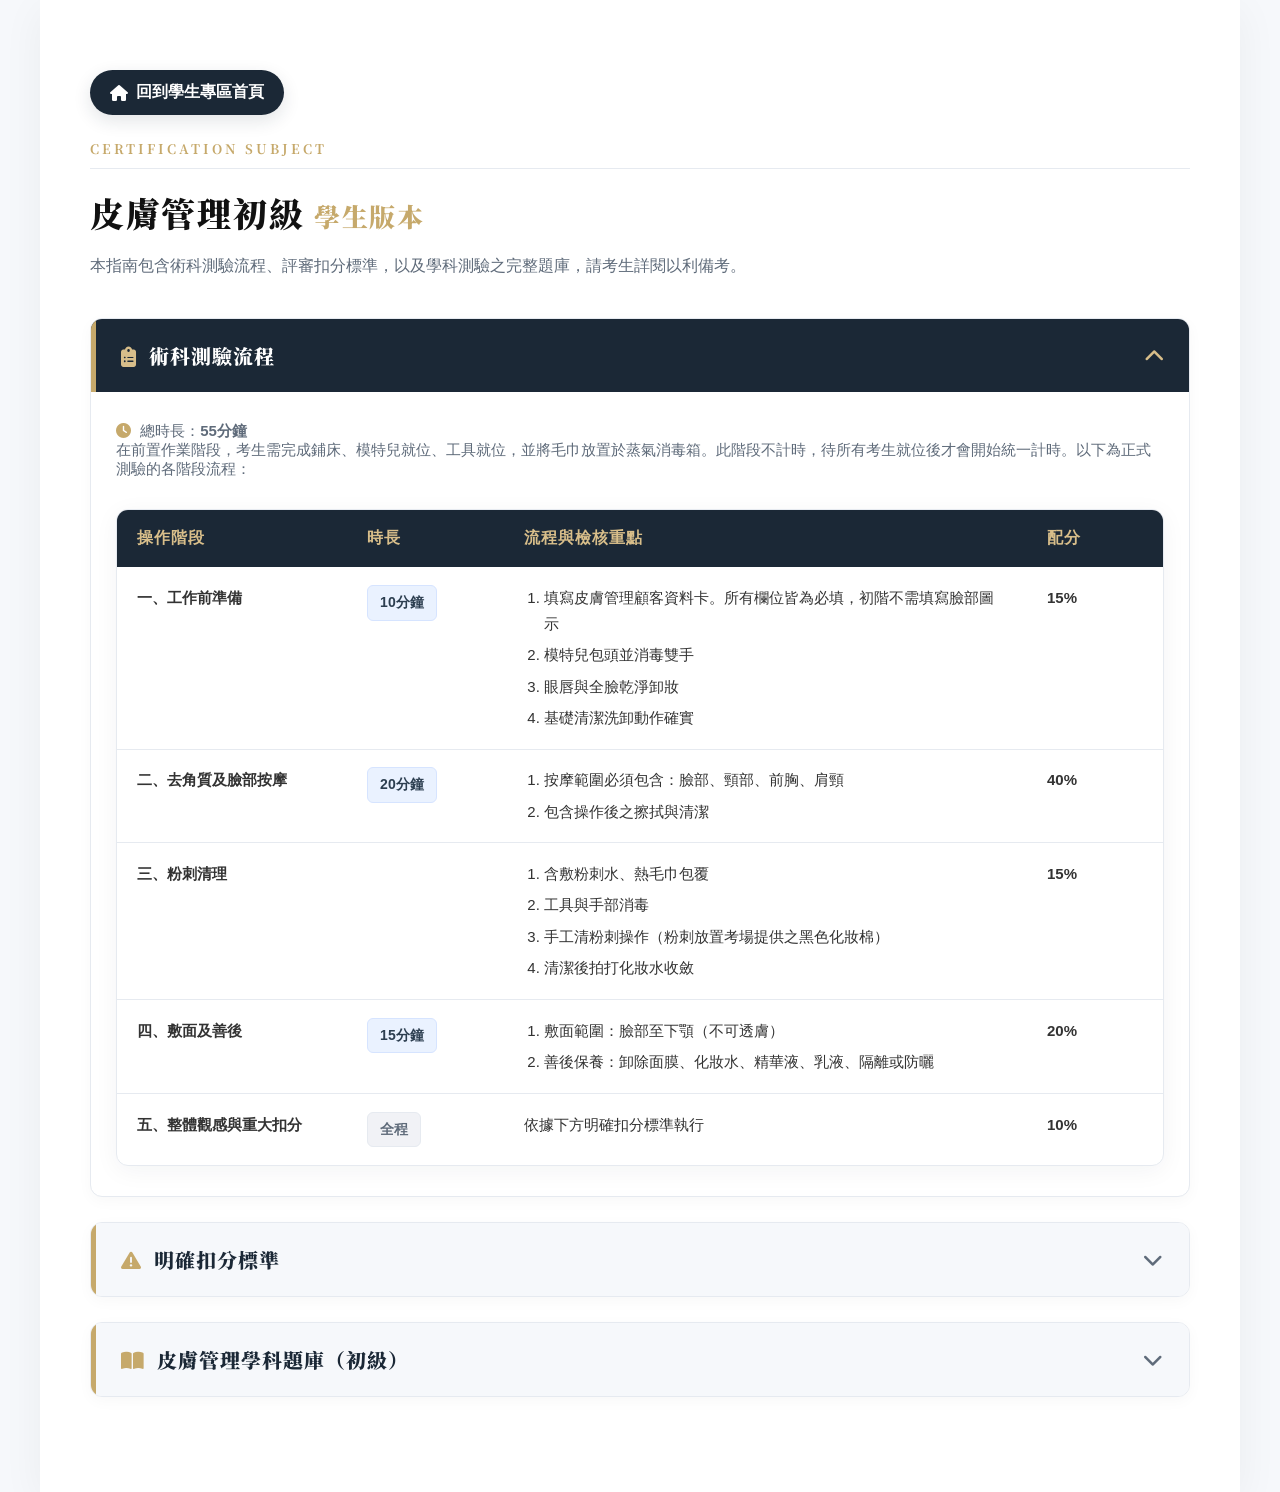
<file: 01students/skin-management-junior.html>
﻿<!DOCTYPE html>
<html lang="zh-Hant">
<head>
    <meta charset="UTF-8">
    <meta name="viewport" content="width=device-width, initial-scale=1.0">
    <title>皮膚管理初級 - 學生版本</title>
    <link href="https://fonts.googleapis.com/css2?family=Noto+Serif+TC:wght@400;700;900&display=swap" rel="stylesheet">
    <link rel="stylesheet" href="https://cdnjs.cloudflare.com/ajax/libs/font-awesome/6.4.0/css/all.min.css">
    <link rel="stylesheet" href="students-page.css">
</head>
<body>
<div class="ipe-wrap">

<main class="ipe-main-content" data-course-id="skin-management-junior">
    <div class="course-home-actions"><a href="index.html" class="course-home-btn"><i class="fas fa-home"></i> 回到學生專區首頁</a></div>
    <span class="section-label">Certification Subject</span>
    <h2 class="ipe-chapter-title">皮膚管理初級 <span style="color: var(--ipe-gold); font-size: 26px;">學生版本</span></h2>
    <p class="chapter-subtitle">本指南包含術科測驗流程、評審扣分標準，以及學科測驗之完整題庫，請考生詳閱以利備考。</p>

    <!-- 術科測驗流程 -->
    <details class="ipe-details" open>
        <summary class="ipe-summary">
            <span><i class="fas fa-clipboard-list" style="color: var(--ipe-gold); margin-right: 12px;"></i>術科測驗流程</span>
            <i class="fas fa-chevron-down svg-arrow"></i>
        </summary>
        <div class="ipe-content">
            <p class="qna-desc" style="margin-top: 0;"><i class="fas fa-clock" style="color: var(--ipe-gold); margin-right: 5px;"></i> 總時長：<strong>55分鐘</strong><br>
            在前置作業階段，考生需完成鋪床、模特兒就位、工具就位，並將毛巾放置於蒸氣消毒箱。此階段不計時，待所有考生就位後才會開始統一計時。以下為正式測驗的各階段流程：</p>

            <div class="ipe-table-wrap" style="margin-bottom: 0;">
        <table class="ipe-table">
            <thead>
                <tr>
                    <th width="22%">操作階段</th>
                    <th width="15%">時長</th>
                    <th width="50%">流程與檢核重點</th>
                    <th width="13%">配分</th>
                </tr>
            </thead>
            <tbody>
                <tr>
                    <td><strong>一、工作前準備</strong></td>
                    <td><span class="badge-time">10分鐘</span></td>
                    <td>
                        <ol>
                            <li>填寫皮膚管理顧客資料卡。所有欄位皆為必填，初階不需填寫臉部圖示</li>
                            <li>模特兒包頭並消毒雙手</li>
                            <li>眼唇與全臉乾淨卸妝</li>
                            <li>基礎清潔洗卸動作確實</li>
                        </ol>
                    </td>
                    <td><strong>15%</strong></td>
                </tr>
                <tr>
                </tr>
                <tr>
                    <td><strong>二、去角質及臉部按摩</strong></td>
                    <td><span class="badge-time">20分鐘</span></td>
                    <td>
                        <ol>
                            <li>按摩範圍必須包含：臉部、頸部、前胸、肩頸</li>
                            <li>包含操作後之擦拭與清潔</li>
                        </ol>
                    </td>
                    <td><strong>40%</strong></td>
                </tr>
                <tr>
                </tr>
                <tr>
                    <td><strong>三、粉刺清理</strong></td>
                    <td></td>
                    <td>
                        <ol>
                            <li>含敷粉刺水、熱毛巾包覆</li>
                            <li>工具與手部消毒</li>
                            <li>手工清粉刺操作（粉刺放置考場提供之黑色化妝棉）</li>
                            <li>清潔後拍打化妝水收斂</li>
                        </ol>
                    </td>
                    <td><strong>15%</strong></td>
                </tr>
                <tr>
                    <td><strong>四、敷面及善後</strong></td>
                    <td><span class="badge-time">15分鐘</span></td>
                    <td>
                        <ol>
                            <li>敷面範圍：臉部至下顎（不可透膚）</li>
                            <li>善後保養：卸除面膜、化妝水、精華液、乳液、隔離或防曬</li>
                        </ol>
                    </td>
                    <td><strong>20%</strong></td>
                </tr>
                 <tr>
                    <td><strong>五、整體觀感與重大扣分</strong></td>
                    <td><span class="badge-time" style="background: #F1F2F6; color: #5F6B7A; border-color: #E6EAF0;">全程</span></td>
                    <td>依據下方明確扣分標準執行</td>
                    <td><strong>10%</strong></td>
                </tr>
            </tbody>
        </table>
            </div>
        </div>
    </details>

    <!-- 明確扣分標準 -->
    <details class="ipe-details">
        <summary class="ipe-summary">
            <span><i class="fas fa-exclamation-triangle" style="color: var(--ipe-gold); margin-right: 12px;"></i>明確扣分標準</span>
            <i class="fas fa-chevron-down svg-arrow"></i>
        </summary>
        <div class="ipe-content">
            <p class="qna-desc" style="margin-top: 0;">為確保評審標準一致，除各階段技術評分外，測驗期間若有以下違規項目，將直接扣減總分：</p>

            <div class="ipe-table-wrap" style="margin-bottom: 0;">
        <table class="ipe-table">
            <thead>
                <tr>
                    <th width="30%">違規項目</th>
                    <th width="50%">違規情節說明</th>
                    <th width="20%">扣分</th>
                </tr>
            </thead>
            <tbody>
                <tr><td><strong>應考期間手機鬧鈴響起</strong></td><td>考生或模特兒手機響起（重大違規）</td><td><span class="badge-danger">-100</span></td></tr>
                <tr><td><strong>使用錯誤技法造成受傷</strong></td><td>造成顧客受傷，或操作錯誤部位（重大違規）</td><td><span class="badge-danger">-30</span></td></tr>
                <tr><td><strong>指甲違規</strong></td><td>考生雙手有立體造型/貼鑽，或長度長於指肉 0.2 公分</td><td><span class="badge-danger">-20</span></td></tr>
                <tr><td><strong>毛巾違規</strong></td><td>全部毛巾非單一素色（未統一使用奶茶色）</td><td><span class="badge-danger">-10</span></td></tr>
                <tr><td><strong>飾品違規</strong></td><td>考生及模特兒配戴任何飾品、手錶、項鍊、戒指</td><td><span class="badge-danger">-10</span></td></tr>
                <tr><td><strong>面膜違規</strong></td><td>面膜顏色透明、厚度可看見原本膚色，或未敷至下顎</td><td><span class="badge-danger">-10</span></td></tr>
                <tr><td><strong>隱私曝光違規</strong></td><td>未正確使用毛巾，使模特兒胸前美容衣曝光</td><td><span class="badge-danger">-10</span></td></tr>
                <tr><td><strong>按摩手技方向錯誤</strong></td><td>操作過程按摩畫圈方向錯誤或過度拉扯</td><td><span class="badge-danger">-10</span></td></tr>
                <tr><td><strong>產品標示違規</strong></td><td>產品中文標示不完整或過期（一項扣2分，最多扣10分）</td><td><span class="badge-danger">-10</span></td></tr>
                <tr><td><strong>服儀違規 (考生)</strong></td><td>考生未穿規定工作服</td><td><span class="badge-danger">-5</span></td></tr>
                <tr><td><strong>服儀違規 (模特兒)</strong></td><td>模特兒未穿素色美容衣、或不符合規定</td><td><span class="badge-danger">-5</span></td></tr>
                <tr><td><strong>包頭違規</strong></td><td>操作時模特兒頭髮未用毛巾包好</td><td><span class="badge-danger">-5</span></td></tr>
                <tr><td><strong>衛生違規</strong></td><td>工作前手部未消毒、未戴口罩、頭髮未紮好</td><td><span class="badge-danger">-5</span></td></tr>
                <tr><td><strong>垃圾袋/消毒袋違規</strong></td><td>未準備或未標示垃圾袋、待消毒袋、大待消毒袋</td><td><span class="badge-danger">-5</span></td></tr>
                <tr><td><strong>桌面整潔違規</strong></td><td>工具使用未清潔擺放整齊</td><td><span class="badge-danger">-5</span></td></tr>
            </tbody>
        </table>
            </div>
        </div>
    </details>

    <!-- 學科題庫 -->
    <details class="ipe-details qna-details">
        <summary class="ipe-summary">
            <span><i class="fas fa-book-open" style="color: var(--ipe-gold); margin-right: 12px;"></i>皮膚管理學科題庫（初級）</span>
            <i class="fas fa-chevron-down svg-arrow"></i>
        </summary>
        <div class="ipe-content">
            <p class="qna-desc" style="margin-top: 0;">以下為初級測驗範圍（共 100 題），系統已自動為您排版並標示正確解答：</p>
            
            <button type="button" class="download-btn print-pdf-btn" data-pdf-name="skin-management-junior.pdf">
                <i class="fas fa-file-pdf" style="margin-right: 8px; font-size: 18px;"></i> 下載 / 列印目前完整內容
            </button>

            <div id="qna-container" class="qna-grid">
                <!-- JS 會在此自動生成題庫卡片 -->
            </div>
        </div>
    </details>

</main>

<!-- 回到頂部按鈕 -->
<button id="backToTop" class="back-to-top" title="回到頂部">
    <i class="fas fa-arrow-up"></i>
</button>

</div>

<script src="course-qna-data.js"></script>
<script src="course-page.js"></script>
</body>
</html>
</file>
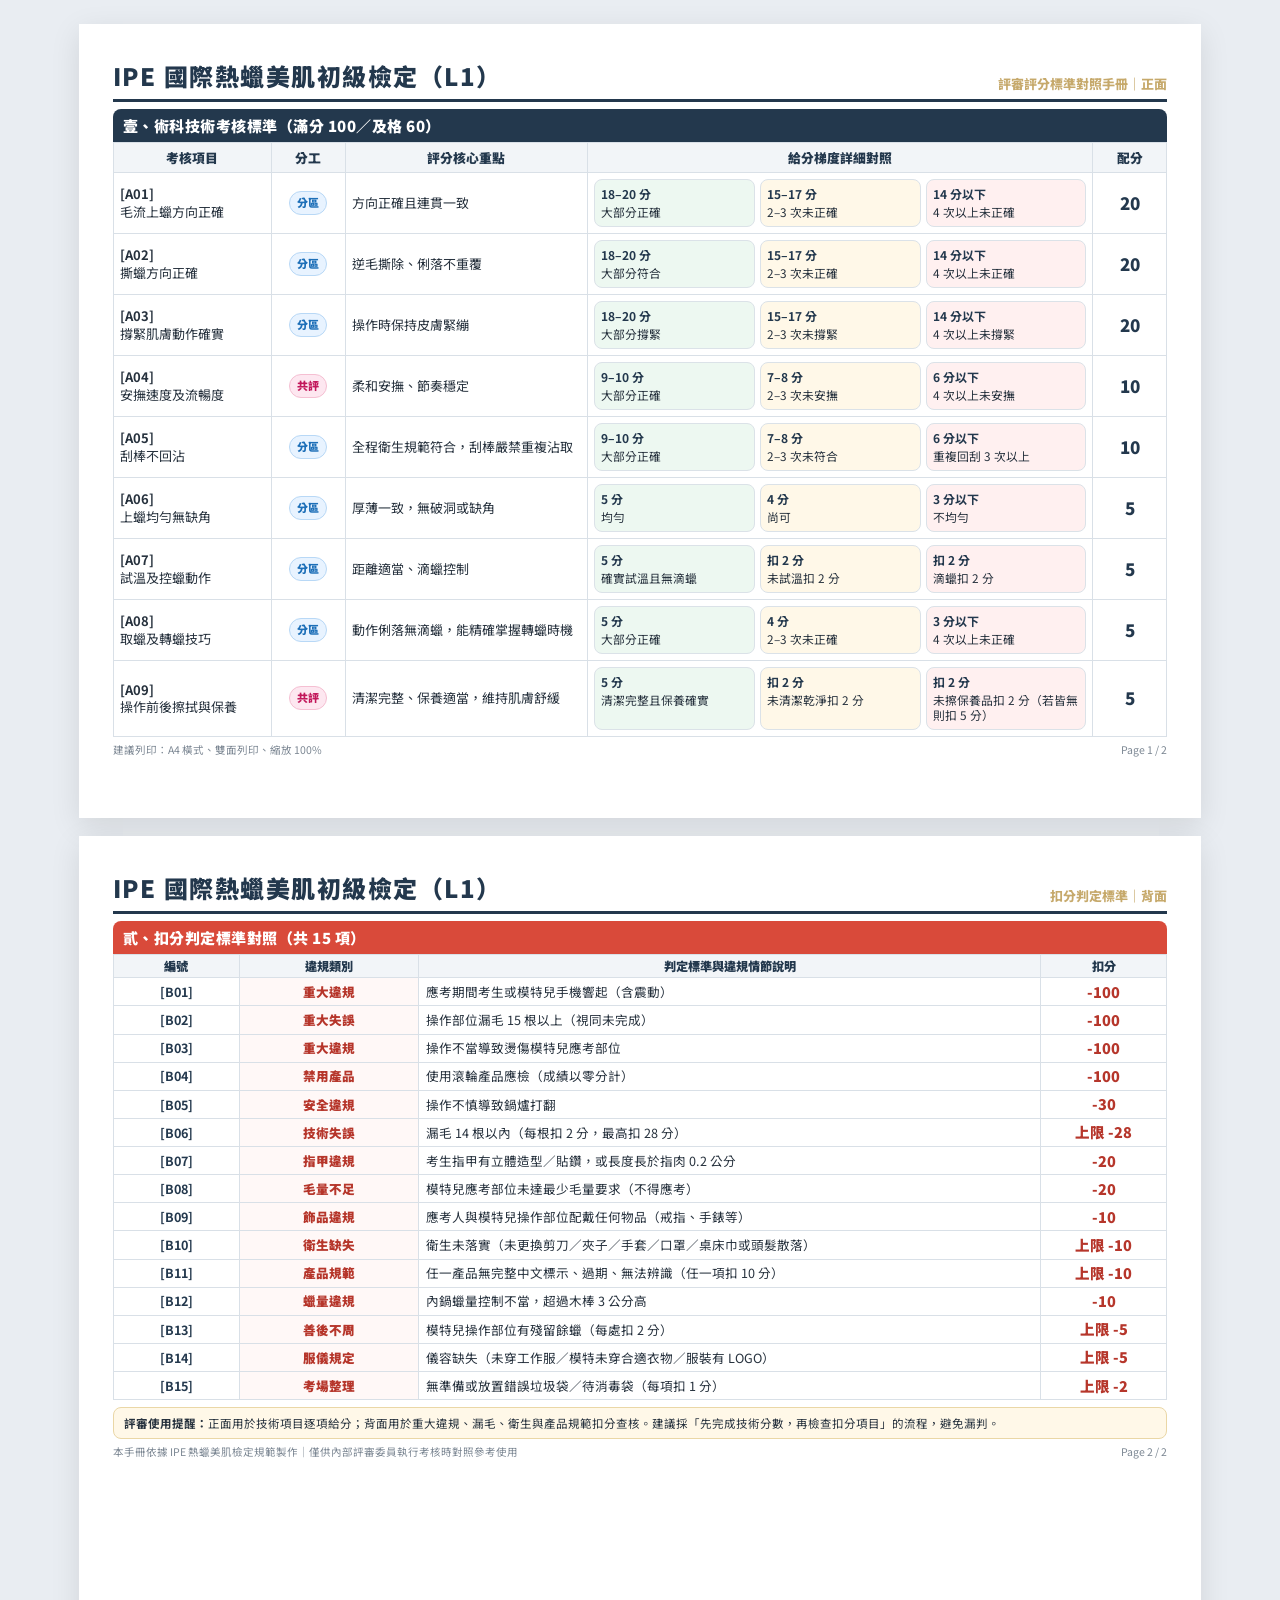
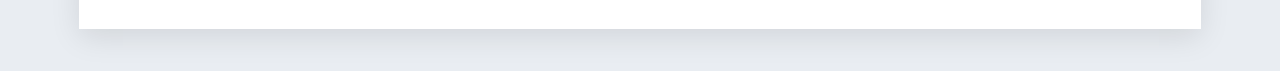
<file: 00_IPE官網-專案/03_檢定服務/熱蠟美肌/熱蠟美肌初級-評分標準-總表.html>
<!DOCTYPE html>
<html lang="zh-Hant">
<head>
<meta charset="UTF-8">
<meta name="viewport" content="width=device-width, initial-scale=1.0">
<title>IPE 熱蠟美肌初級檢定 L1｜A4正反面評分標準</title>
<link href="https://fonts.googleapis.com/css2?family=Noto+Sans+TC:wght@400;500;700;900&display=swap" rel="stylesheet">
<style>
:root{
--navy:#23384d;--gold:#c6a96b;--line:#d9e0e7;--text:#26313d;
--green:#edf8f1;--yellow:#fff8e8;--red:#fff0f0;--red-dark:#d94a3a;
}
*{box-sizing:border-box}
body{margin:0;padding:24px;background:#e9edf2;color:var(--text);font-family:'Noto Sans TC',Arial,sans-serif;-webkit-print-color-adjust:exact!important;print-color-adjust:exact!important}
.sheet{width:297mm;min-height:210mm;margin:0 auto 18px;background:white;padding:9mm 9mm 8mm;box-shadow:0 8px 28px rgba(0,0,0,.10);overflow:hidden}
.header{display:flex;align-items:flex-end;justify-content:space-between;border-bottom:3px solid var(--navy);padding-bottom:6px;margin-bottom:7px}
h1{margin:0;color:var(--navy);font-size:24px;letter-spacing:1.5px;font-weight:900}
.subtitle{color:var(--gold);font-size:13px;font-weight:800;white-space:nowrap}
.section{background:var(--navy);color:white;padding:6px 10px;border-radius:8px 8px 0 0;font-size:15px;font-weight:900;letter-spacing:.5px}
table{width:100%;border-collapse:collapse;table-layout:fixed}
th{background:#f2f5f8;color:var(--navy);border:1px solid var(--line);padding:5px 6px;font-size:12.8px;font-weight:900;text-align:center}
td{border:1px solid var(--line);padding:6px 6px;vertical-align:middle;font-size:13px;line-height:1.42}
.item{font-size:13px;line-height:1.36}
.core{font-size:13px;line-height:1.45}
.center{text-align:center}
.badge{display:inline-block;padding:3px 7px;border-radius:99px;font-size:11px;font-weight:900;white-space:nowrap}
.district{background:#e8f3ff;color:#1d6fb8;border:1px solid #b8d8f6}
.co{background:#fde7f0;color:#c2185b;border:1px solid #f5bfd2}
.grade-wrap{display:grid;grid-template-columns:1fr 1fr 1fr;gap:5px}
.grade{min-height:48px;padding:6px;border-radius:8px;border:1px solid #dbe2e8;line-height:1.28}
.grade b{display:block;font-size:12px;margin-bottom:3px;color:var(--navy)}
.grade span{display:block;font-size:11.8px}
.high{background:var(--green)}.mid{background:var(--yellow)}.low{background:var(--red)}
.score{text-align:center;font-size:17px;font-weight:900;color:var(--navy)}
.footer{margin-top:5px;display:flex;justify-content:space-between;color:#7c8793;font-size:10.5px}
.penalty-section{background:var(--red-dark)}
.pen-table th{font-size:12.2px;padding:4px 6px;line-height:1.2}
.pen-table td{font-size:12.6px;padding:4.5px 7px;line-height:1.25}
.pen-code{text-align:center;color:var(--navy)}
.pen-cat{text-align:center;font-weight:900;color:#b6362b;background:#fff8f7}
.pen-score{text-align:center;font-size:14.5px!important;font-weight:900;color:#b6362b}
.notice{margin-top:7px;padding:7px 10px;background:#fff8e8;border:1px solid #ead7a6;border-radius:8px;font-size:11.5px;line-height:1.4}
@media screen and (max-width:1100px){body{padding:12px}.sheet{width:297mm}}
@media print{
@page{size:A4 landscape;margin:0}
body{background:white;padding:0}
.sheet{width:297mm;height:210mm;min-height:210mm;margin:0;box-shadow:none;page-break-after:always;break-after:page;padding:7mm 8mm 6mm!important;overflow:hidden!important}
.sheet:last-child{page-break-after:auto;break-after:auto}
.header{margin-bottom:5px!important;padding-bottom:4px!important}
h1{font-size:22px!important;line-height:1.15!important}
.subtitle{font-size:11.5px!important}
.section{padding:4px 9px!important;font-size:13px!important;border-radius:6px 6px 0 0!important}
th{padding:4px 5px!important;font-size:11.5px!important;line-height:1.25!important}
td{padding:4px 5px!important;font-size:11.7px!important;line-height:1.28!important}
.item,.core{font-size:11.7px!important;line-height:1.28!important}
.badge{font-size:10px!important;padding:2px 6px!important}
.grade-wrap{gap:4px!important}
.grade{min-height:35px!important;padding:4px 5px!important;border-radius:6px!important;line-height:1.18!important}
.grade b{font-size:10.4px!important;margin-bottom:2px!important}
.grade span{font-size:10.3px!important;line-height:1.22!important}
.score{font-size:14px!important}
.footer{margin-top:3px!important;font-size:9px!important;line-height:1.15!important}
.pen-table th{font-size:11.5px!important;padding:4px 6px!important;line-height:1.2!important}
.pen-table td{font-size:12px!important;padding:4px 7px!important;line-height:1.22!important}
.pen-score{font-size:14px!important}
.notice{margin-top:6px!important;padding:6px 9px!important;font-size:11px!important;line-height:1.35!important;border-radius:7px!important}
}
</style>
</head>
<body>
<section class="sheet">
<div class="header"><h1>IPE 國際熱蠟美肌初級檢定（L1）</h1><div class="subtitle">評審評分標準對照手冊｜正面</div></div>
<div class="section">壹、術科技術考核標準（滿分 100／及格 60）</div>
<table>
<colgroup><col style="width:15%"><col style="width:7%"><col style="width:23%"><col style="width:48%"><col style="width:7%"></colgroup>
<thead><tr><th>考核項目</th><th>分工</th><th>評分核心重點</th><th>給分梯度詳細對照</th><th>配分</th></tr></thead>
<tbody>
<tr>
<td class="item"><b>[A01]</b><br>毛流上蠟方向正確</td>
<td class="center"><span class="badge district">分區</span></td>
<td class="core">方向正確且連貫一致</td>
<td>
  <div class="grade-wrap">
    <div class="grade high"><b>18–20 分</b><span>大部分正確</span></div>
    <div class="grade mid"><b>15–17 分</b><span>2–3 次未正確</span></div>
    <div class="grade low"><b>14 分以下</b><span>4 次以上未正確</span></div>
  </div>
</td>
<td class="score">20</td>
</tr>
<tr>
<td class="item"><b>[A02]</b><br>撕蠟方向正確</td>
<td class="center"><span class="badge district">分區</span></td>
<td class="core">逆毛撕除、俐落不重覆</td>
<td>
  <div class="grade-wrap">
    <div class="grade high"><b>18–20 分</b><span>大部分符合</span></div>
    <div class="grade mid"><b>15–17 分</b><span>2–3 次未正確</span></div>
    <div class="grade low"><b>14 分以下</b><span>4 次以上未正確</span></div>
  </div>
</td>
<td class="score">20</td>
</tr>
<tr>
<td class="item"><b>[A03]</b><br>撐緊肌膚動作確實</td>
<td class="center"><span class="badge district">分區</span></td>
<td class="core">操作時保持皮膚緊繃</td>
<td>
  <div class="grade-wrap">
    <div class="grade high"><b>18–20 分</b><span>大部分撐緊</span></div>
    <div class="grade mid"><b>15–17 分</b><span>2–3 次未撐緊</span></div>
    <div class="grade low"><b>14 分以下</b><span>4 次以上未撐緊</span></div>
  </div>
</td>
<td class="score">20</td>
</tr>
<tr>
<td class="item"><b>[A04]</b><br>安撫速度及流暢度</td>
<td class="center"><span class="badge co">共評</span></td>
<td class="core">柔和安撫、節奏穩定</td>
<td>
  <div class="grade-wrap">
    <div class="grade high"><b>9–10 分</b><span>大部分正確</span></div>
    <div class="grade mid"><b>7–8 分</b><span>2–3 次未安撫</span></div>
    <div class="grade low"><b>6 分以下</b><span>4 次以上未安撫</span></div>
  </div>
</td>
<td class="score">10</td>
</tr>
<tr>
<td class="item"><b>[A05]</b><br>刮棒不回沾</td>
<td class="center"><span class="badge district">分區</span></td>
<td class="core">全程衛生規範符合，刮棒嚴禁重複沾取</td>
<td>
  <div class="grade-wrap">
    <div class="grade high"><b>9–10 分</b><span>大部分正確</span></div>
    <div class="grade mid"><b>7–8 分</b><span>2–3 次未符合</span></div>
    <div class="grade low"><b>6 分以下</b><span>重複回刮 3 次以上</span></div>
  </div>
</td>
<td class="score">10</td>
</tr>
<tr>
<td class="item"><b>[A06]</b><br>上蠟均勻無缺角</td>
<td class="center"><span class="badge district">分區</span></td>
<td class="core">厚薄一致，無破洞或缺角</td>
<td>
  <div class="grade-wrap">
    <div class="grade high"><b>5 分</b><span>均勻</span></div>
    <div class="grade mid"><b>4 分</b><span>尚可</span></div>
    <div class="grade low"><b>3 分以下</b><span>不均勻</span></div>
  </div>
</td>
<td class="score">5</td>
</tr>
<tr>
<td class="item"><b>[A07]</b><br>試溫及控蠟動作</td>
<td class="center"><span class="badge district">分區</span></td>
<td class="core">距離適當、滴蠟控制</td>
<td>
  <div class="grade-wrap">
    <div class="grade high"><b>5 分</b><span>確實試溫且無滴蠟</span></div>
    <div class="grade mid"><b>扣 2 分</b><span>未試溫扣 2 分</span></div>
    <div class="grade low"><b>扣 2 分</b><span>滴蠟扣 2 分</span></div>
  </div>
</td>
<td class="score">5</td>
</tr>
<tr>
<td class="item"><b>[A08]</b><br>取蠟及轉蠟技巧</td>
<td class="center"><span class="badge district">分區</span></td>
<td class="core">動作俐落無滴蠟，能精確掌握轉蠟時機</td>
<td>
  <div class="grade-wrap">
    <div class="grade high"><b>5 分</b><span>大部分正確</span></div>
    <div class="grade mid"><b>4 分</b><span>2–3 次未正確</span></div>
    <div class="grade low"><b>3 分以下</b><span>4 次以上未正確</span></div>
  </div>
</td>
<td class="score">5</td>
</tr>
<tr>
<td class="item"><b>[A09]</b><br>操作前後擦拭與保養</td>
<td class="center"><span class="badge co">共評</span></td>
<td class="core">清潔完整、保養適當，維持肌膚舒緩</td>
<td>
  <div class="grade-wrap">
    <div class="grade high"><b>5 分</b><span>清潔完整且保養確實</span></div>
    <div class="grade mid"><b>扣 2 分</b><span>未清潔乾淨扣 2 分</span></div>
    <div class="grade low"><b>扣 2 分</b><span>未擦保養品扣 2 分（若皆無則扣 5 分）</span></div>
  </div>
</td>
<td class="score">5</td>
</tr></tbody>
</table>
<div class="footer"><span>建議列印：A4 橫式、雙面列印、縮放 100%</span><span>Page 1 / 2</span></div>
</section>

<section class="sheet">
<div class="header"><h1>IPE 國際熱蠟美肌初級檢定（L1）</h1><div class="subtitle">扣分判定標準｜背面</div></div>
<div class="section penalty-section">貳、扣分判定標準對照（共 15 項）</div>
<table class="pen-table">
<colgroup><col style="width:12%"><col style="width:17%"><col style="width:59%"><col style="width:12%"></colgroup>
<thead><tr><th>編號</th><th>違規類別</th><th>判定標準與違規情節說明</th><th>扣分</th></tr></thead>
<tbody><tr><td class="pen-code"><b>[B01]</b></td><td class="pen-cat">重大違規</td><td class="pen-desc">應考期間考生或模特兒手機響起（含震動）</td><td class="pen-score">-100</td></tr><tr><td class="pen-code"><b>[B02]</b></td><td class="pen-cat">重大失誤</td><td class="pen-desc">操作部位漏毛 15 根以上（視同未完成）</td><td class="pen-score">-100</td></tr><tr><td class="pen-code"><b>[B03]</b></td><td class="pen-cat">重大違規</td><td class="pen-desc">操作不當導致燙傷模特兒應考部位</td><td class="pen-score">-100</td></tr><tr><td class="pen-code"><b>[B04]</b></td><td class="pen-cat">禁用產品</td><td class="pen-desc">使用滾輪產品應檢（成績以零分計）</td><td class="pen-score">-100</td></tr><tr><td class="pen-code"><b>[B05]</b></td><td class="pen-cat">安全違規</td><td class="pen-desc">操作不慎導致鍋爐打翻</td><td class="pen-score">-30</td></tr><tr><td class="pen-code"><b>[B06]</b></td><td class="pen-cat">技術失誤</td><td class="pen-desc">漏毛 14 根以內（每根扣 2 分，最高扣 28 分）</td><td class="pen-score">上限 -28</td></tr><tr><td class="pen-code"><b>[B07]</b></td><td class="pen-cat">指甲違規</td><td class="pen-desc">考生指甲有立體造型／貼鑽，或長度長於指肉 0.2 公分</td><td class="pen-score">-20</td></tr><tr><td class="pen-code"><b>[B08]</b></td><td class="pen-cat">毛量不足</td><td class="pen-desc">模特兒應考部位未達最少毛量要求（不得應考）</td><td class="pen-score">-20</td></tr><tr><td class="pen-code"><b>[B09]</b></td><td class="pen-cat">飾品違規</td><td class="pen-desc">應考人與模特兒操作部位配戴任何物品（戒指、手錶等）</td><td class="pen-score">-10</td></tr><tr><td class="pen-code"><b>[B10]</b></td><td class="pen-cat">衛生缺失</td><td class="pen-desc">衛生未落實（未更換剪刀／夾子／手套／口罩／桌床巾或頭髮散落）</td><td class="pen-score">上限 -10</td></tr><tr><td class="pen-code"><b>[B11]</b></td><td class="pen-cat">產品規範</td><td class="pen-desc">任一產品無完整中文標示、過期、無法辨識（任一項扣 10 分）</td><td class="pen-score">上限 -10</td></tr><tr><td class="pen-code"><b>[B12]</b></td><td class="pen-cat">蠟量違規</td><td class="pen-desc">內鍋蠟量控制不當，超過木棒 3 公分高</td><td class="pen-score">-10</td></tr><tr><td class="pen-code"><b>[B13]</b></td><td class="pen-cat">善後不周</td><td class="pen-desc">模特兒操作部位有殘留餘蠟（每處扣 2 分）</td><td class="pen-score">上限 -5</td></tr><tr><td class="pen-code"><b>[B14]</b></td><td class="pen-cat">服儀規定</td><td class="pen-desc">儀容缺失（未穿工作服／模特未穿合適衣物／服裝有 LOGO）</td><td class="pen-score">上限 -5</td></tr><tr><td class="pen-code"><b>[B15]</b></td><td class="pen-cat">考場整理</td><td class="pen-desc">無準備或放置錯誤垃圾袋／待消毒袋（每項扣 1 分）</td><td class="pen-score">上限 -2</td></tr></tbody>
</table>
<div class="notice"><b>評審使用提醒：</b>正面用於技術項目逐項給分；背面用於重大違規、漏毛、衛生與產品規範扣分查核。建議採「先完成技術分數，再檢查扣分項目」的流程，避免漏判。</div>
<div class="footer"><span>本手冊依據 IPE 熱蠟美肌檢定規範製作｜僅供內部評審委員執行考核時對照參考使用</span><span>Page 2 / 2</span></div>
</section>
</body>
</html>
</file>
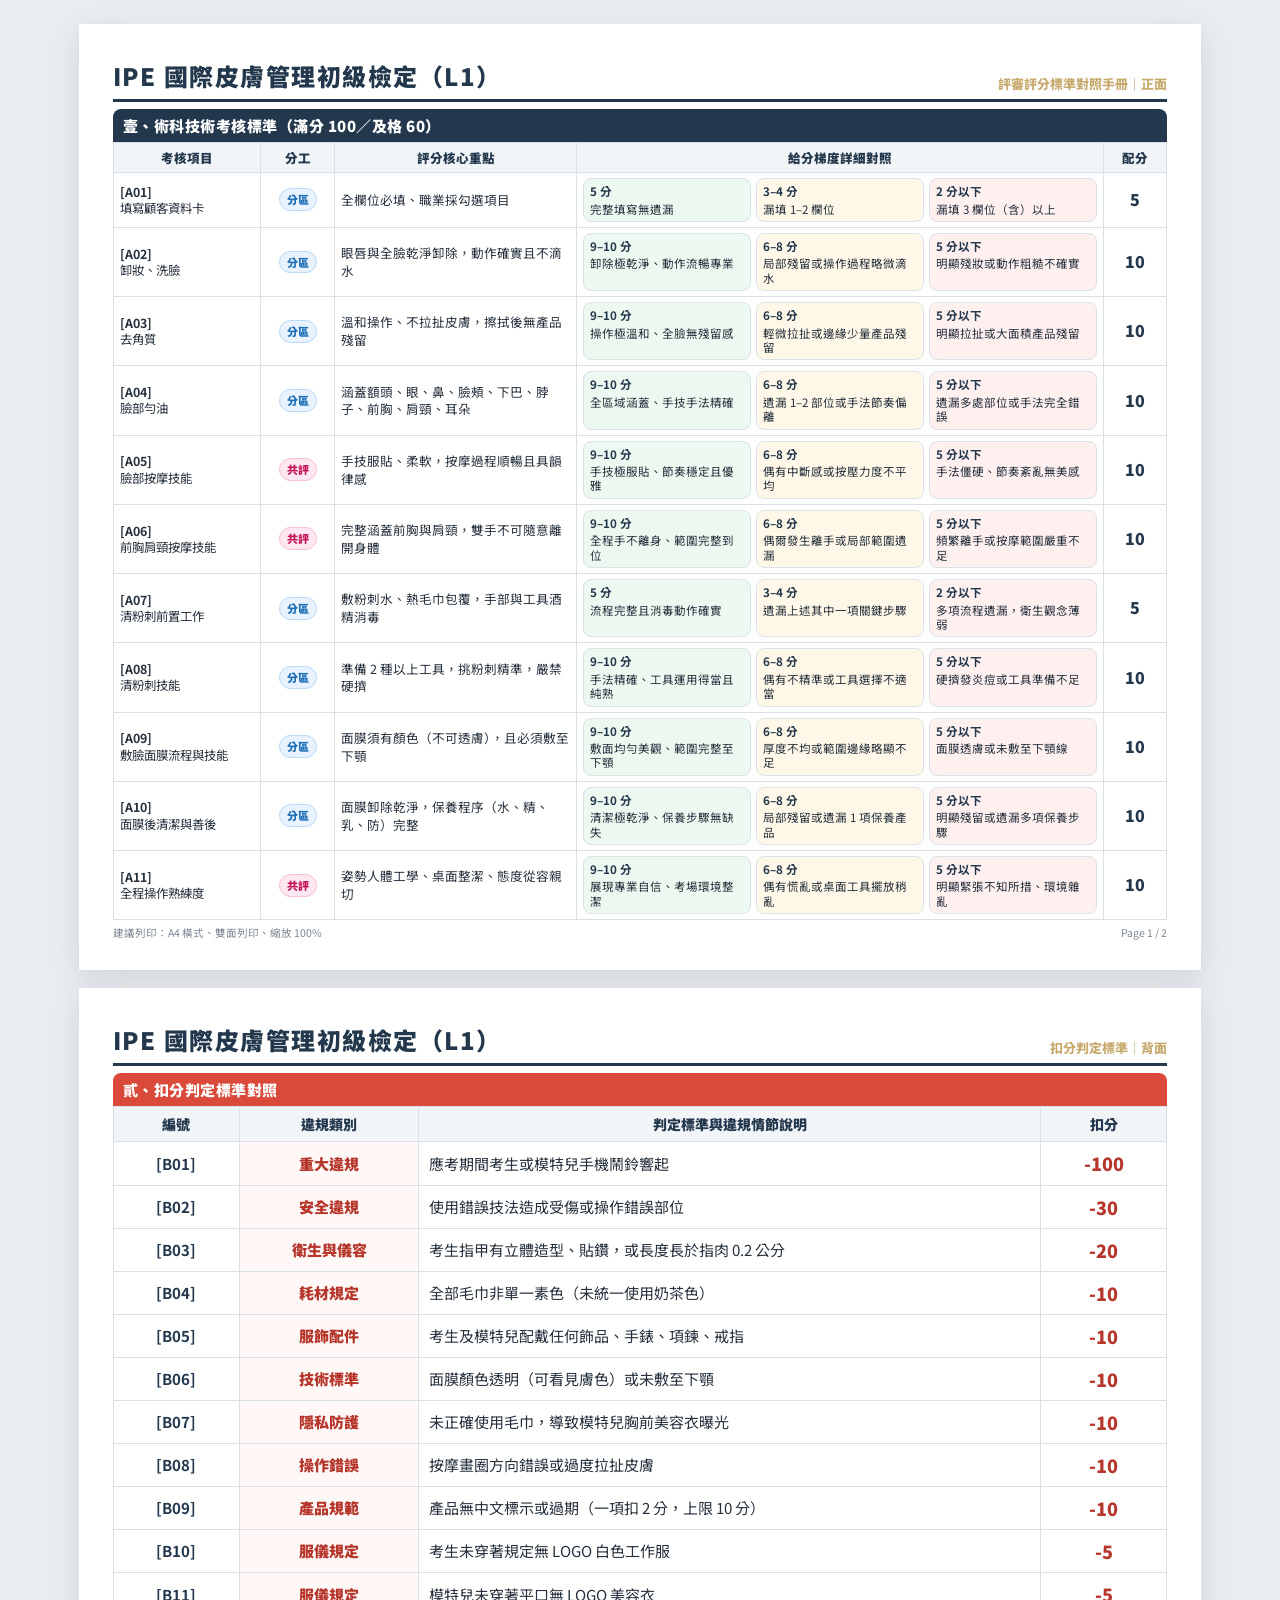
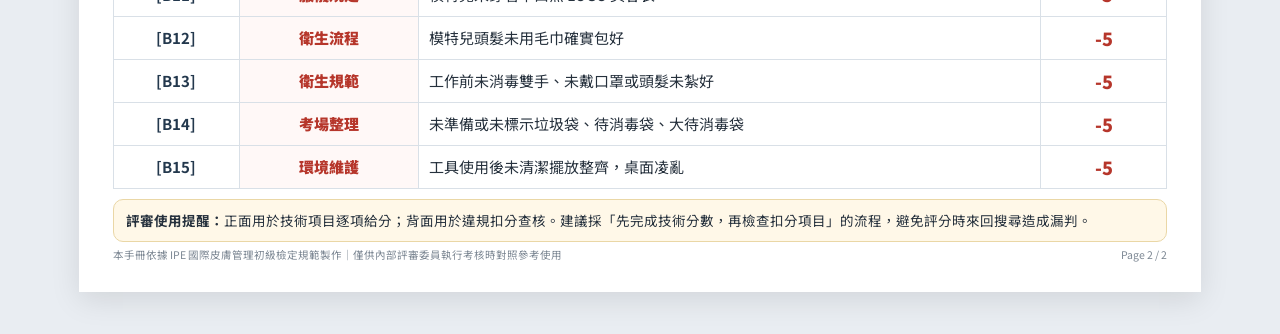
<file: 00_IPE官網-專案/03_檢定服務/皮膚管理/皮膚管理初級-評分標準-總表.html>
<!DOCTYPE html>
<html lang="zh-Hant">
<head>
<meta charset="UTF-8">
<meta name="viewport" content="width=device-width, initial-scale=1.0">
<title>IPE 國際皮膚管理初級檢定 L1｜A4正反面評分標準</title>
<link href="https://fonts.googleapis.com/css2?family=Noto+Sans+TC:wght@400;500;700;900&display=swap" rel="stylesheet">
<style>
:root{
  --navy:#23384d;
  --navy2:#30475e;
  --gold:#c6a96b;
  --line:#d9e0e7;
  --bg:#f3f6f8;
  --text:#26313d;
  --green:#edf8f1;
  --yellow:#fff8e8;
  --red:#fff0f0;
  --red-dark:#d94a3a;
}
*{box-sizing:border-box;}
body{
  margin:0;
  padding:24px;
  background:#e9edf2;
  color:var(--text);
  font-family:'Noto Sans TC', Arial, sans-serif;
  -webkit-print-color-adjust:exact!important;
  print-color-adjust:exact!important;
}
.sheet{
  width:297mm;
  min-height:210mm;
  margin:0 auto 18px;
  background:white;
  padding:9mm 9mm 8mm;
  box-shadow:0 8px 28px rgba(0,0,0,.10);
  overflow:hidden;
}
.header{
  display:flex;
  align-items:flex-end;
  justify-content:space-between;
  border-bottom:3px solid var(--navy);
  padding-bottom:6px;
  margin-bottom:7px;
}
h1{
  margin:0;
  color:var(--navy);
  font-size:24px;
  letter-spacing:1.5px;
  font-weight:900;
}
.subtitle{
  color:var(--gold);
  font-size:13px;
  font-weight:800;
  white-space:nowrap;
}
.section{
  background:var(--navy);
  color:white;
  padding:6px 10px;
  border-radius:8px 8px 0 0;
  font-size:15px;
  font-weight:900;
  letter-spacing:.5px;
}
table{
  width:100%;
  border-collapse:collapse;
  table-layout:fixed;
}
th{
  background:#f2f5f8;
  color:var(--navy);
  border:1px solid var(--line);
  padding:5px 6px;
  font-size:12.5px;
  font-weight:900;
  text-align:center;
}
td{
  border:1px solid var(--line);
  padding:5px 6px;
  vertical-align:middle;
  font-size:12.4px;
  line-height:1.36;
}
.item{font-size:12.4px; line-height:1.32;}
.core{font-size:12.6px; line-height:1.42;}
.center{text-align:center;}
.badge{
  display:inline-block;
  padding:3px 7px;
  border-radius:99px;
  font-size:11px;
  font-weight:900;
  white-space:nowrap;
}
.district{background:#e8f3ff;color:#1d6fb8;border:1px solid #b8d8f6;}
.co{background:#fde7f0;color:#c2185b;border:1px solid #f5bfd2;}
.grade-wrap{
  display:grid;
  grid-template-columns:1fr 1fr 1fr;
  gap:5px;
}
.grade{
  min-height:43px;
  padding:5px 6px;
  border-radius:8px;
  border:1px solid #dbe2e8;
  line-height:1.25;
}
.grade b{
  display:block;
  font-size:11.6px;
  margin-bottom:3px;
  color:var(--navy);
}
.grade span{
  display:block;
  font-size:11.5px;
}
.high{background:var(--green);}
.mid{background:var(--yellow);}
.low{background:var(--red);}
.score{
  text-align:center;
  font-size:16px;
  font-weight:900;
  color:var(--navy);
}
.footer{
  margin-top:5px;
  display:flex;
  justify-content:space-between;
  color:#7c8793;
  font-size:10.5px;
}
.penalty-section{background:var(--red-dark);}
.pen-table th{font-size:14px; padding:7px 8px;}
.pen-table td{font-size:15px; padding:8px 10px; line-height:1.45;}
.pen-code{width:12%; text-align:center; color:var(--navy);}
.pen-cat{width:18%; text-align:center; font-weight:900; color:#b6362b; background:#fff8f7;}
.pen-desc{width:58%;}
.pen-score{width:12%; text-align:center; font-size:18px!important; font-weight:900; color:#b6362b;}
.notice{
  margin-top:10px;
  padding:10px 12px;
  background:#fff8e8;
  border:1px solid #ead7a6;
  border-radius:10px;
  font-size:13.5px;
  line-height:1.55;
}
@media screen and (max-width:1100px){
  body{padding:12px;}
  .sheet{width:297mm;}
}
@media print{
  @page{size:A4 landscape; margin:0;}
  body{background:white; padding:0;}
  .sheet{
    width:297mm;
    height:210mm;
    min-height:210mm;
    margin:0;
    box-shadow:none;
    page-break-after:always;
    break-after:page;
  }
  .sheet:last-child{page-break-after:auto; break-after:auto;}
}
</style>

<style id="print-safe-fix">
/* === A4 正反面安全列印修正版：避免底部被裁切 === */
@media print {
  @page { size: A4 landscape; margin: 0; }

  .sheet{
    width: 297mm !important;
    height: 210mm !important;
    min-height: 210mm !important;
    padding: 7mm 8mm 6mm !important;
    overflow: hidden !important;
  }

  .header{
    margin-bottom: 5px !important;
    padding-bottom: 4px !important;
  }

  h1{
    font-size: 22px !important;
    line-height: 1.15 !important;
  }

  .subtitle{
    font-size: 11.5px !important;
  }

  .section{
    padding: 4px 9px !important;
    font-size: 13px !important;
    border-radius: 6px 6px 0 0 !important;
  }

  th{
    padding: 4px 5px !important;
    font-size: 11.3px !important;
    line-height: 1.25 !important;
  }

  td{
    padding: 4px 5px !important;
    font-size: 11.1px !important;
    line-height: 1.26 !important;
  }

  .item,
  .core{
    font-size: 11.1px !important;
    line-height: 1.26 !important;
  }

  .badge{
    font-size: 10px !important;
    padding: 2px 6px !important;
  }

  .grade-wrap{
    gap: 4px !important;
  }

  .grade{
    min-height: 34px !important;
    padding: 4px 5px !important;
    border-radius: 6px !important;
    line-height: 1.18 !important;
  }

  .grade b{
    font-size: 10.2px !important;
    margin-bottom: 2px !important;
  }

  .grade span{
    font-size: 10.1px !important;
    line-height: 1.22 !important;
  }

  .score{
    font-size: 14px !important;
  }

  .footer{
    margin-top: 3px !important;
    font-size: 9px !important;
    line-height: 1.15 !important;
  }

  .pen-table th{
    font-size: 11.5px !important;
    padding: 4px 6px !important;
    line-height: 1.2 !important;
  }

  .pen-table td{
    font-size: 12px !important;
    padding: 4px 7px !important;
    line-height: 1.22 !important;
  }

  .pen-score{
    font-size: 14px !important;
  }

  .notice{
    margin-top: 6px !important;
    padding: 6px 9px !important;
    font-size: 11px !important;
    line-height: 1.35 !important;
    border-radius: 7px !important;
  }
}
</style>

</head>
<body>

<section class="sheet">
  <div class="header">
    <h1>IPE 國際皮膚管理初級檢定（L1）</h1>
    <div class="subtitle">評審評分標準對照手冊｜正面</div>
  </div>

  <div class="section">壹、術科技術考核標準（滿分 100／及格 60）</div>
  <table>
    <colgroup>
      <col style="width:14%">
      <col style="width:7%">
      <col style="width:23%">
      <col style="width:50%">
      <col style="width:6%">
    </colgroup>
    <thead>
      <tr>
        <th>考核項目</th>
        <th>分工</th>
        <th>評分核心重點</th>
        <th>給分梯度詳細對照</th>
        <th>配分</th>
      </tr>
    </thead>
    <tbody>
      
<tr>
  <td class="item"><b>[A01]</b><br>填寫顧客資料卡</td>
  <td class="center"><span class="badge district">分區</span></td>
  <td class="core">全欄位必填、職業採勾選項目</td>
  <td>
    <div class="grade-wrap">
      <div class="grade high"><b>5 分</b><span>完整填寫無遺漏</span></div>
      <div class="grade mid"><b>3–4 分</b><span>漏填 1–2 欄位</span></div>
      <div class="grade low"><b>2 分以下</b><span>漏填 3 欄位（含）以上</span></div>
    </div>
  </td>
  <td class="score">5</td>
</tr>
<tr>
  <td class="item"><b>[A02]</b><br>卸妝、洗臉</td>
  <td class="center"><span class="badge district">分區</span></td>
  <td class="core">眼唇與全臉乾淨卸除，動作確實且不滴水</td>
  <td>
    <div class="grade-wrap">
      <div class="grade high"><b>9–10 分</b><span>卸除極乾淨、動作流暢專業</span></div>
      <div class="grade mid"><b>6–8 分</b><span>局部殘留或操作過程略微滴水</span></div>
      <div class="grade low"><b>5 分以下</b><span>明顯殘妝或動作粗糙不確實</span></div>
    </div>
  </td>
  <td class="score">10</td>
</tr>
<tr>
  <td class="item"><b>[A03]</b><br>去角質</td>
  <td class="center"><span class="badge district">分區</span></td>
  <td class="core">溫和操作、不拉扯皮膚，擦拭後無產品殘留</td>
  <td>
    <div class="grade-wrap">
      <div class="grade high"><b>9–10 分</b><span>操作極溫和、全臉無殘留感</span></div>
      <div class="grade mid"><b>6–8 分</b><span>輕微拉扯或邊緣少量產品殘留</span></div>
      <div class="grade low"><b>5 分以下</b><span>明顯拉扯或大面積產品殘留</span></div>
    </div>
  </td>
  <td class="score">10</td>
</tr>
<tr>
  <td class="item"><b>[A04]</b><br>臉部勻油</td>
  <td class="center"><span class="badge district">分區</span></td>
  <td class="core">涵蓋額頭、眼、鼻、臉頰、下巴、脖子、前胸、肩頸、耳朵</td>
  <td>
    <div class="grade-wrap">
      <div class="grade high"><b>9–10 分</b><span>全區域涵蓋、手技手法精確</span></div>
      <div class="grade mid"><b>6–8 分</b><span>遺漏 1–2 部位或手法節奏偏離</span></div>
      <div class="grade low"><b>5 分以下</b><span>遺漏多處部位或手法完全錯誤</span></div>
    </div>
  </td>
  <td class="score">10</td>
</tr>
<tr>
  <td class="item"><b>[A05]</b><br>臉部按摩技能</td>
  <td class="center"><span class="badge co">共評</span></td>
  <td class="core">手技服貼、柔軟，按摩過程順暢且具韻律感</td>
  <td>
    <div class="grade-wrap">
      <div class="grade high"><b>9–10 分</b><span>手技極服貼、節奏穩定且優雅</span></div>
      <div class="grade mid"><b>6–8 分</b><span>偶有中斷感或按壓力度不平均</span></div>
      <div class="grade low"><b>5 分以下</b><span>手法僵硬、節奏紊亂無美感</span></div>
    </div>
  </td>
  <td class="score">10</td>
</tr>
<tr>
  <td class="item"><b>[A06]</b><br>前胸肩頸按摩技能</td>
  <td class="center"><span class="badge co">共評</span></td>
  <td class="core">完整涵蓋前胸與肩頸，雙手不可隨意離開身體</td>
  <td>
    <div class="grade-wrap">
      <div class="grade high"><b>9–10 分</b><span>全程手不離身、範圍完整到位</span></div>
      <div class="grade mid"><b>6–8 分</b><span>偶爾發生離手或局部範圍遺漏</span></div>
      <div class="grade low"><b>5 分以下</b><span>頻繁離手或按摩範圍嚴重不足</span></div>
    </div>
  </td>
  <td class="score">10</td>
</tr>
<tr>
  <td class="item"><b>[A07]</b><br>清粉刺前置工作</td>
  <td class="center"><span class="badge district">分區</span></td>
  <td class="core">敷粉刺水、熱毛巾包覆，手部與工具酒精消毒</td>
  <td>
    <div class="grade-wrap">
      <div class="grade high"><b>5 分</b><span>流程完整且消毒動作確實</span></div>
      <div class="grade mid"><b>3–4 分</b><span>遺漏上述其中一項關鍵步驟</span></div>
      <div class="grade low"><b>2 分以下</b><span>多項流程遺漏，衛生觀念薄弱</span></div>
    </div>
  </td>
  <td class="score">5</td>
</tr>
<tr>
  <td class="item"><b>[A08]</b><br>清粉刺技能</td>
  <td class="center"><span class="badge district">分區</span></td>
  <td class="core">準備 2 種以上工具，挑粉刺精準，嚴禁硬擠</td>
  <td>
    <div class="grade-wrap">
      <div class="grade high"><b>9–10 分</b><span>手法精確、工具運用得當且純熟</span></div>
      <div class="grade mid"><b>6–8 分</b><span>偶有不精準或工具選擇不適當</span></div>
      <div class="grade low"><b>5 分以下</b><span>硬擠發炎痘或工具準備不足</span></div>
    </div>
  </td>
  <td class="score">10</td>
</tr>
<tr>
  <td class="item"><b>[A09]</b><br>敷臉面膜流程與技能</td>
  <td class="center"><span class="badge district">分區</span></td>
  <td class="core">面膜須有顏色（不可透膚），且必須敷至下顎</td>
  <td>
    <div class="grade-wrap">
      <div class="grade high"><b>9–10 分</b><span>敷面均勻美觀、範圍完整至下顎</span></div>
      <div class="grade mid"><b>6–8 分</b><span>厚度不均或範圍邊緣略顯不足</span></div>
      <div class="grade low"><b>5 分以下</b><span>面膜透膚或未敷至下顎線</span></div>
    </div>
  </td>
  <td class="score">10</td>
</tr>
<tr>
  <td class="item"><b>[A10]</b><br>面膜後清潔與善後</td>
  <td class="center"><span class="badge district">分區</span></td>
  <td class="core">面膜卸除乾淨，保養程序（水、精、乳、防）完整</td>
  <td>
    <div class="grade-wrap">
      <div class="grade high"><b>9–10 分</b><span>清潔極乾淨、保養步驟無缺失</span></div>
      <div class="grade mid"><b>6–8 分</b><span>局部殘留或遺漏 1 項保養產品</span></div>
      <div class="grade low"><b>5 分以下</b><span>明顯殘留或遺漏多項保養步驟</span></div>
    </div>
  </td>
  <td class="score">10</td>
</tr>
<tr>
  <td class="item"><b>[A11]</b><br>全程操作熟練度</td>
  <td class="center"><span class="badge co">共評</span></td>
  <td class="core">姿勢人體工學、桌面整潔、態度從容親切</td>
  <td>
    <div class="grade-wrap">
      <div class="grade high"><b>9–10 分</b><span>展現專業自信、考場環境整潔</span></div>
      <div class="grade mid"><b>6–8 分</b><span>偶有慌亂或桌面工具擺放稍亂</span></div>
      <div class="grade low"><b>5 分以下</b><span>明顯緊張不知所措、環境雜亂</span></div>
    </div>
  </td>
  <td class="score">10</td>
</tr>
    </tbody>
  </table>
  <div class="footer">
    <span>建議列印：A4 橫式、雙面列印、縮放 100%</span>
    <span>Page 1 / 2</span>
  </div>
</section>

<section class="sheet">
  <div class="header">
    <h1>IPE 國際皮膚管理初級檢定（L1）</h1>
    <div class="subtitle">扣分判定標準｜背面</div>
  </div>

  <div class="section penalty-section">貳、扣分判定標準對照</div>
  <table class="pen-table">
    <colgroup>
      <col style="width:12%">
      <col style="width:17%">
      <col style="width:59%">
      <col style="width:12%">
    </colgroup>
    <thead>
      <tr>
        <th>編號</th>
        <th>違規類別</th>
        <th>判定標準與違規情節說明</th>
        <th>扣分</th>
      </tr>
    </thead>
    <tbody>
      
<tr>
  <td class="pen-code"><b>[B01]</b></td>
  <td class="pen-cat">重大違規</td>
  <td class="pen-desc">應考期間考生或模特兒手機鬧鈴響起</td>
  <td class="pen-score">-100</td>
</tr>
<tr>
  <td class="pen-code"><b>[B02]</b></td>
  <td class="pen-cat">安全違規</td>
  <td class="pen-desc">使用錯誤技法造成受傷或操作錯誤部位</td>
  <td class="pen-score">-30</td>
</tr>
<tr>
  <td class="pen-code"><b>[B03]</b></td>
  <td class="pen-cat">衛生與儀容</td>
  <td class="pen-desc">考生指甲有立體造型、貼鑽，或長度長於指肉 0.2 公分</td>
  <td class="pen-score">-20</td>
</tr>
<tr>
  <td class="pen-code"><b>[B04]</b></td>
  <td class="pen-cat">耗材規定</td>
  <td class="pen-desc">全部毛巾非單一素色（未統一使用奶茶色）</td>
  <td class="pen-score">-10</td>
</tr>
<tr>
  <td class="pen-code"><b>[B05]</b></td>
  <td class="pen-cat">服飾配件</td>
  <td class="pen-desc">考生及模特兒配戴任何飾品、手錶、項鍊、戒指</td>
  <td class="pen-score">-10</td>
</tr>
<tr>
  <td class="pen-code"><b>[B06]</b></td>
  <td class="pen-cat">技術標準</td>
  <td class="pen-desc">面膜顏色透明（可看見膚色）或未敷至下顎</td>
  <td class="pen-score">-10</td>
</tr>
<tr>
  <td class="pen-code"><b>[B07]</b></td>
  <td class="pen-cat">隱私防護</td>
  <td class="pen-desc">未正確使用毛巾，導致模特兒胸前美容衣曝光</td>
  <td class="pen-score">-10</td>
</tr>
<tr>
  <td class="pen-code"><b>[B08]</b></td>
  <td class="pen-cat">操作錯誤</td>
  <td class="pen-desc">按摩畫圈方向錯誤或過度拉扯皮膚</td>
  <td class="pen-score">-10</td>
</tr>
<tr>
  <td class="pen-code"><b>[B09]</b></td>
  <td class="pen-cat">產品規範</td>
  <td class="pen-desc">產品無中文標示或過期（一項扣 2 分，上限 10 分）</td>
  <td class="pen-score">-10</td>
</tr>
<tr>
  <td class="pen-code"><b>[B10]</b></td>
  <td class="pen-cat">服儀規定</td>
  <td class="pen-desc">考生未穿著規定無 LOGO 白色工作服</td>
  <td class="pen-score">-5</td>
</tr>
<tr>
  <td class="pen-code"><b>[B11]</b></td>
  <td class="pen-cat">服儀規定</td>
  <td class="pen-desc">模特兒未穿著平口無 LOGO 美容衣</td>
  <td class="pen-score">-5</td>
</tr>
<tr>
  <td class="pen-code"><b>[B12]</b></td>
  <td class="pen-cat">衛生流程</td>
  <td class="pen-desc">模特兒頭髮未用毛巾確實包好</td>
  <td class="pen-score">-5</td>
</tr>
<tr>
  <td class="pen-code"><b>[B13]</b></td>
  <td class="pen-cat">衛生規範</td>
  <td class="pen-desc">工作前未消毒雙手、未戴口罩或頭髮未紮好</td>
  <td class="pen-score">-5</td>
</tr>
<tr>
  <td class="pen-code"><b>[B14]</b></td>
  <td class="pen-cat">考場整理</td>
  <td class="pen-desc">未準備或未標示垃圾袋、待消毒袋、大待消毒袋</td>
  <td class="pen-score">-5</td>
</tr>
<tr>
  <td class="pen-code"><b>[B15]</b></td>
  <td class="pen-cat">環境維護</td>
  <td class="pen-desc">工具使用後未清潔擺放整齊，桌面凌亂</td>
  <td class="pen-score">-5</td>
</tr>
    </tbody>
  </table>

  <div class="notice">
    <b>評審使用提醒：</b>正面用於技術項目逐項給分；背面用於違規扣分查核。建議採「先完成技術分數，再檢查扣分項目」的流程，避免評分時來回搜尋造成漏判。
  </div>

  <div class="footer">
    <span>本手冊依據 IPE 國際皮膚管理初級檢定規範製作｜僅供內部評審委員執行考核時對照參考使用</span>
    <span>Page 2 / 2</span>
  </div>
</section>

</body>
</html>
</file>
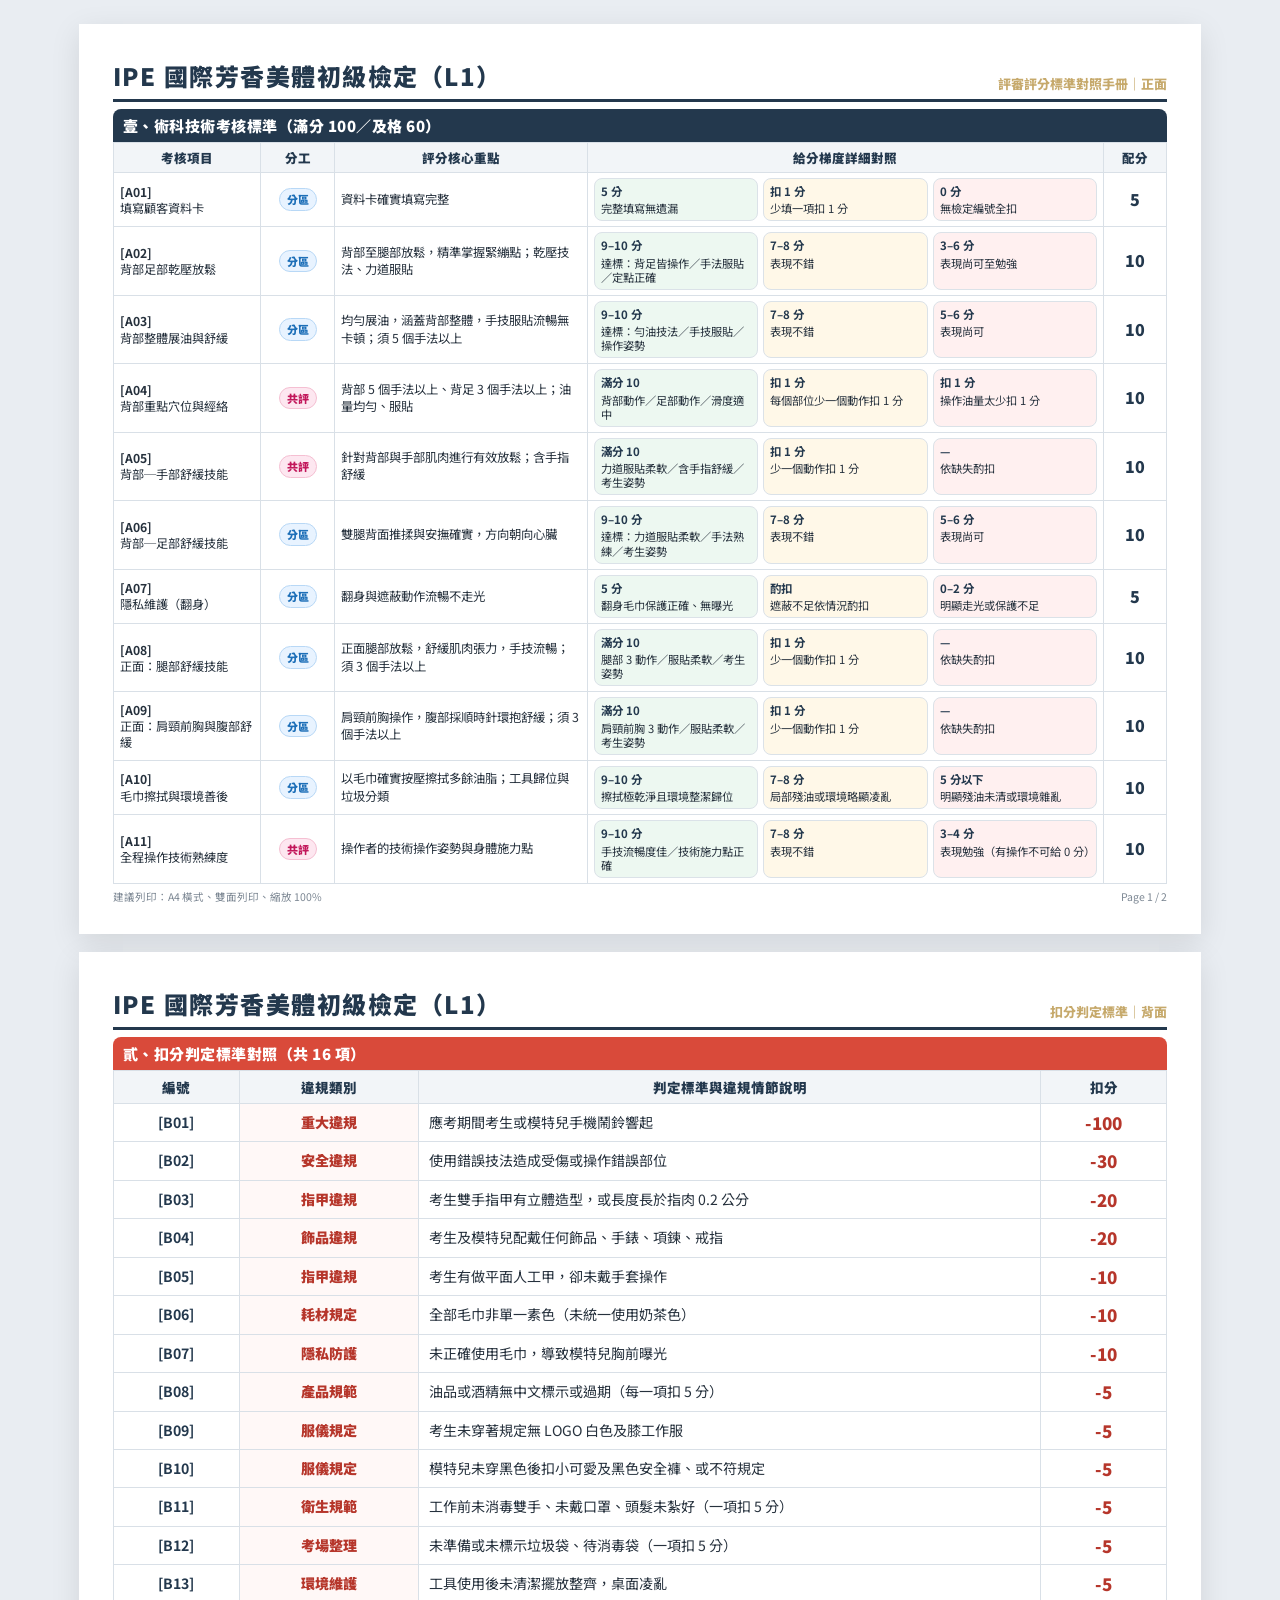
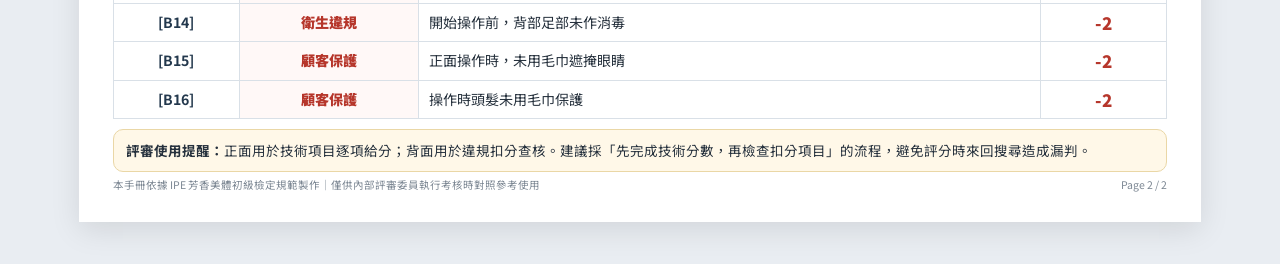
<file: 00_IPE官網-專案/03_檢定服務/芳香美體/芳香美體初級-評分標準-總表.html>
<!DOCTYPE html>
<html lang="zh-Hant">
<head>
<meta charset="UTF-8">
<meta name="viewport" content="width=device-width, initial-scale=1.0">
<title>IPE 芳香美體初級檢定 L1｜A4正反面評分標準</title>
<link href="https://fonts.googleapis.com/css2?family=Noto+Sans+TC:wght@400;500;700;900&display=swap" rel="stylesheet">
<style>
:root{
--navy:#23384d;--gold:#c6a96b;--line:#d9e0e7;--text:#26313d;
--green:#edf8f1;--yellow:#fff8e8;--red:#fff0f0;--red-dark:#d94a3a;
}
*{box-sizing:border-box}
body{margin:0;padding:24px;background:#e9edf2;color:var(--text);font-family:'Noto Sans TC',Arial,sans-serif;-webkit-print-color-adjust:exact!important;print-color-adjust:exact!important}
.sheet{width:297mm;min-height:210mm;margin:0 auto 18px;background:white;padding:9mm 9mm 8mm;box-shadow:0 8px 28px rgba(0,0,0,.10);overflow:hidden}
.header{display:flex;align-items:flex-end;justify-content:space-between;border-bottom:3px solid var(--navy);padding-bottom:6px;margin-bottom:7px}
h1{margin:0;color:var(--navy);font-size:24px;letter-spacing:1.5px;font-weight:900}
.subtitle{color:var(--gold);font-size:13px;font-weight:800;white-space:nowrap}
.section{background:var(--navy);color:white;padding:6px 10px;border-radius:8px 8px 0 0;font-size:15px;font-weight:900;letter-spacing:.5px}
table{width:100%;border-collapse:collapse;table-layout:fixed}
th{background:#f2f5f8;color:var(--navy);border:1px solid var(--line);padding:5px 6px;font-size:12.5px;font-weight:900;text-align:center}
td{border:1px solid var(--line);padding:5px 6px;vertical-align:middle;font-size:12.25px;line-height:1.34}
.item{font-size:12.2px;line-height:1.32}
.core{font-size:12.35px;line-height:1.4}
.center{text-align:center}
.badge{display:inline-block;padding:3px 7px;border-radius:99px;font-size:11px;font-weight:900;white-space:nowrap}
.district{background:#e8f3ff;color:#1d6fb8;border:1px solid #b8d8f6}
.co{background:#fde7f0;color:#c2185b;border:1px solid #f5bfd2}
.grade-wrap{display:grid;grid-template-columns:1fr 1fr 1fr;gap:5px}
.grade{min-height:43px;padding:5px 6px;border-radius:8px;border:1px solid #dbe2e8;line-height:1.25}
.grade b{display:block;font-size:11.45px;margin-bottom:3px;color:var(--navy)}
.grade span{display:block;font-size:11.25px}
.high{background:var(--green)}.mid{background:var(--yellow)}.low{background:var(--red)}
.score{text-align:center;font-size:16px;font-weight:900;color:var(--navy)}
.footer{margin-top:5px;display:flex;justify-content:space-between;color:#7c8793;font-size:10.5px}
.penalty-section{background:var(--red-dark)}
.pen-table th{font-size:13.5px;padding:6px 8px}
.pen-table td{font-size:14.1px;padding:7px 10px;line-height:1.38}
.pen-code{text-align:center;color:var(--navy)}
.pen-cat{text-align:center;font-weight:900;color:#b6362b;background:#fff8f7}
.pen-desc{}
.pen-score{text-align:center;font-size:17px!important;font-weight:900;color:#b6362b}
.notice{margin-top:10px;padding:10px 12px;background:#fff8e8;border:1px solid #ead7a6;border-radius:10px;font-size:13.5px;line-height:1.55}
@media screen and (max-width:1100px){body{padding:12px}.sheet{width:297mm}}
@media print{
@page{size:A4 landscape;margin:0}
body{background:white;padding:0}
.sheet{width:297mm;height:210mm;min-height:210mm;margin:0;box-shadow:none;page-break-after:always;break-after:page}
.sheet:last-child{page-break-after:auto;break-after:auto}
}
</style>

<style id="print-safe-fix">
/* === A4 正反面安全列印修正版：避免底部被裁切 === */
@media print {
  @page { size: A4 landscape; margin: 0; }

  .sheet{
    width: 297mm !important;
    height: 210mm !important;
    min-height: 210mm !important;
    padding: 7mm 8mm 6mm !important;
    overflow: hidden !important;
  }

  .header{
    margin-bottom: 5px !important;
    padding-bottom: 4px !important;
  }

  h1{
    font-size: 22px !important;
    line-height: 1.15 !important;
  }

  .subtitle{
    font-size: 11.5px !important;
  }

  .section{
    padding: 4px 9px !important;
    font-size: 13px !important;
    border-radius: 6px 6px 0 0 !important;
  }

  th{
    padding: 4px 5px !important;
    font-size: 11.3px !important;
    line-height: 1.25 !important;
  }

  td{
    padding: 4px 5px !important;
    font-size: 11.1px !important;
    line-height: 1.26 !important;
  }

  .item,
  .core{
    font-size: 11.1px !important;
    line-height: 1.26 !important;
  }

  .badge{
    font-size: 10px !important;
    padding: 2px 6px !important;
  }

  .grade-wrap{
    gap: 4px !important;
  }

  .grade{
    min-height: 34px !important;
    padding: 4px 5px !important;
    border-radius: 6px !important;
    line-height: 1.18 !important;
  }

  .grade b{
    font-size: 10.2px !important;
    margin-bottom: 2px !important;
  }

  .grade span{
    font-size: 10.1px !important;
    line-height: 1.22 !important;
  }

  .score{
    font-size: 14px !important;
  }

  .footer{
    margin-top: 3px !important;
    font-size: 9px !important;
    line-height: 1.15 !important;
  }

  .pen-table th{
    font-size: 11.5px !important;
    padding: 4px 6px !important;
    line-height: 1.2 !important;
  }

  .pen-table td{
    font-size: 12px !important;
    padding: 4px 7px !important;
    line-height: 1.22 !important;
  }

  .pen-score{
    font-size: 14px !important;
  }

  .notice{
    margin-top: 6px !important;
    padding: 6px 9px !important;
    font-size: 11px !important;
    line-height: 1.35 !important;
    border-radius: 7px !important;
  }
}
</style>

</head>
<body>
<section class="sheet">
<div class="header"><h1>IPE 國際芳香美體初級檢定（L1）</h1><div class="subtitle">評審評分標準對照手冊｜正面</div></div>
<div class="section">壹、術科技術考核標準（滿分 100／及格 60）</div>
<table>
<colgroup><col style="width:14%"><col style="width:7%"><col style="width:24%"><col style="width:49%"><col style="width:6%"></colgroup>
<thead><tr><th>考核項目</th><th>分工</th><th>評分核心重點</th><th>給分梯度詳細對照</th><th>配分</th></tr></thead>
<tbody>
<tr>
<td class="item"><b>[A01]</b><br>填寫顧客資料卡</td>
<td class="center"><span class="badge district">分區</span></td>
<td class="core">資料卡確實填寫完整</td>
<td>
  <div class="grade-wrap">
    <div class="grade high"><b>5 分</b><span>完整填寫無遺漏</span></div>
    <div class="grade mid"><b>扣 1 分</b><span>少填一項扣 1 分</span></div>
    <div class="grade low"><b>0 分</b><span>無檢定編號全扣</span></div>
  </div>
</td>
<td class="score">5</td>
</tr>
<tr>
<td class="item"><b>[A02]</b><br>背部足部乾壓放鬆</td>
<td class="center"><span class="badge district">分區</span></td>
<td class="core">背部至腿部放鬆，精準掌握緊繃點；乾壓技法、力道服貼</td>
<td>
  <div class="grade-wrap">
    <div class="grade high"><b>9–10 分</b><span>達標：背足皆操作／手法服貼／定點正確</span></div>
    <div class="grade mid"><b>7–8 分</b><span>表現不錯</span></div>
    <div class="grade low"><b>3–6 分</b><span>表現尚可至勉強</span></div>
  </div>
</td>
<td class="score">10</td>
</tr>
<tr>
<td class="item"><b>[A03]</b><br>背部整體展油與舒緩</td>
<td class="center"><span class="badge district">分區</span></td>
<td class="core">均勻展油，涵蓋背部整體，手技服貼流暢無卡頓；須 5 個手法以上</td>
<td>
  <div class="grade-wrap">
    <div class="grade high"><b>9–10 分</b><span>達標：勻油技法／手技服貼／操作姿勢</span></div>
    <div class="grade mid"><b>7–8 分</b><span>表現不錯</span></div>
    <div class="grade low"><b>5–6 分</b><span>表現尚可</span></div>
  </div>
</td>
<td class="score">10</td>
</tr>
<tr>
<td class="item"><b>[A04]</b><br>背部重點穴位與經絡</td>
<td class="center"><span class="badge co">共評</span></td>
<td class="core">背部 5 個手法以上、背足 3 個手法以上；油量均勻、服貼</td>
<td>
  <div class="grade-wrap">
    <div class="grade high"><b>滿分 10</b><span>背部動作／足部動作／滑度適中</span></div>
    <div class="grade mid"><b>扣 1 分</b><span>每個部位少一個動作扣 1 分</span></div>
    <div class="grade low"><b>扣 1 分</b><span>操作油量太少扣 1 分</span></div>
  </div>
</td>
<td class="score">10</td>
</tr>
<tr>
<td class="item"><b>[A05]</b><br>背部─手部舒緩技能</td>
<td class="center"><span class="badge co">共評</span></td>
<td class="core">針對背部與手部肌肉進行有效放鬆；含手指舒緩</td>
<td>
  <div class="grade-wrap">
    <div class="grade high"><b>滿分 10</b><span>力道服貼柔軟／含手指舒緩／考生姿勢</span></div>
    <div class="grade mid"><b>扣 1 分</b><span>少一個動作扣 1 分</span></div>
    <div class="grade low"><b>—</b><span>依缺失酌扣</span></div>
  </div>
</td>
<td class="score">10</td>
</tr>
<tr>
<td class="item"><b>[A06]</b><br>背部─足部舒緩技能</td>
<td class="center"><span class="badge district">分區</span></td>
<td class="core">雙腿背面推揉與安撫確實，方向朝向心臟</td>
<td>
  <div class="grade-wrap">
    <div class="grade high"><b>9–10 分</b><span>達標：力道服貼柔軟／手法熟練／考生姿勢</span></div>
    <div class="grade mid"><b>7–8 分</b><span>表現不錯</span></div>
    <div class="grade low"><b>5–6 分</b><span>表現尚可</span></div>
  </div>
</td>
<td class="score">10</td>
</tr>
<tr>
<td class="item"><b>[A07]</b><br>隱私維護（翻身）</td>
<td class="center"><span class="badge district">分區</span></td>
<td class="core">翻身與遮蔽動作流暢不走光</td>
<td>
  <div class="grade-wrap">
    <div class="grade high"><b>5 分</b><span>翻身毛巾保護正確、無曝光</span></div>
    <div class="grade mid"><b>酌扣</b><span>遮蔽不足依情況酌扣</span></div>
    <div class="grade low"><b>0–2 分</b><span>明顯走光或保護不足</span></div>
  </div>
</td>
<td class="score">5</td>
</tr>
<tr>
<td class="item"><b>[A08]</b><br>正面：腿部舒緩技能</td>
<td class="center"><span class="badge district">分區</span></td>
<td class="core">正面腿部放鬆，舒緩肌肉張力，手技流暢；須 3 個手法以上</td>
<td>
  <div class="grade-wrap">
    <div class="grade high"><b>滿分 10</b><span>腿部 3 動作／服貼柔軟／考生姿勢</span></div>
    <div class="grade mid"><b>扣 1 分</b><span>少一個動作扣 1 分</span></div>
    <div class="grade low"><b>—</b><span>依缺失酌扣</span></div>
  </div>
</td>
<td class="score">10</td>
</tr>
<tr>
<td class="item"><b>[A09]</b><br>正面：肩頸前胸與腹部舒緩</td>
<td class="center"><span class="badge district">分區</span></td>
<td class="core">肩頸前胸操作，腹部採順時針環抱舒緩；須 3 個手法以上</td>
<td>
  <div class="grade-wrap">
    <div class="grade high"><b>滿分 10</b><span>肩頸前胸 3 動作／服貼柔軟／考生姿勢</span></div>
    <div class="grade mid"><b>扣 1 分</b><span>少一個動作扣 1 分</span></div>
    <div class="grade low"><b>—</b><span>依缺失酌扣</span></div>
  </div>
</td>
<td class="score">10</td>
</tr>
<tr>
<td class="item"><b>[A10]</b><br>毛巾擦拭與環境善後</td>
<td class="center"><span class="badge district">分區</span></td>
<td class="core">以毛巾確實按壓擦拭多餘油脂；工具歸位與垃圾分類</td>
<td>
  <div class="grade-wrap">
    <div class="grade high"><b>9–10 分</b><span>擦拭極乾淨且環境整潔歸位</span></div>
    <div class="grade mid"><b>7–8 分</b><span>局部殘油或環境略顯凌亂</span></div>
    <div class="grade low"><b>5 分以下</b><span>明顯殘油未清或環境雜亂</span></div>
  </div>
</td>
<td class="score">10</td>
</tr>
<tr>
<td class="item"><b>[A11]</b><br>全程操作技術熟練度</td>
<td class="center"><span class="badge co">共評</span></td>
<td class="core">操作者的技術操作姿勢與身體施力點</td>
<td>
  <div class="grade-wrap">
    <div class="grade high"><b>9–10 分</b><span>手技流暢度佳／技術施力點正確</span></div>
    <div class="grade mid"><b>7–8 分</b><span>表現不錯</span></div>
    <div class="grade low"><b>3–4 分</b><span>表現勉強（有操作不可給 0 分）</span></div>
  </div>
</td>
<td class="score">10</td>
</tr></tbody>
</table>
<div class="footer"><span>建議列印：A4 橫式、雙面列印、縮放 100%</span><span>Page 1 / 2</span></div>
</section>

<section class="sheet">
<div class="header"><h1>IPE 國際芳香美體初級檢定（L1）</h1><div class="subtitle">扣分判定標準｜背面</div></div>
<div class="section penalty-section">貳、扣分判定標準對照（共 16 項）</div>
<table class="pen-table">
<colgroup><col style="width:12%"><col style="width:17%"><col style="width:59%"><col style="width:12%"></colgroup>
<thead><tr><th>編號</th><th>違規類別</th><th>判定標準與違規情節說明</th><th>扣分</th></tr></thead>
<tbody><tr><td class="pen-code"><b>[B01]</b></td><td class="pen-cat">重大違規</td><td class="pen-desc">應考期間考生或模特兒手機鬧鈴響起</td><td class="pen-score">-100</td></tr><tr><td class="pen-code"><b>[B02]</b></td><td class="pen-cat">安全違規</td><td class="pen-desc">使用錯誤技法造成受傷或操作錯誤部位</td><td class="pen-score">-30</td></tr><tr><td class="pen-code"><b>[B03]</b></td><td class="pen-cat">指甲違規</td><td class="pen-desc">考生雙手指甲有立體造型，或長度長於指肉 0.2 公分</td><td class="pen-score">-20</td></tr><tr><td class="pen-code"><b>[B04]</b></td><td class="pen-cat">飾品違規</td><td class="pen-desc">考生及模特兒配戴任何飾品、手錶、項鍊、戒指</td><td class="pen-score">-20</td></tr><tr><td class="pen-code"><b>[B05]</b></td><td class="pen-cat">指甲違規</td><td class="pen-desc">考生有做平面人工甲，卻未戴手套操作</td><td class="pen-score">-10</td></tr><tr><td class="pen-code"><b>[B06]</b></td><td class="pen-cat">耗材規定</td><td class="pen-desc">全部毛巾非單一素色（未統一使用奶茶色）</td><td class="pen-score">-10</td></tr><tr><td class="pen-code"><b>[B07]</b></td><td class="pen-cat">隱私防護</td><td class="pen-desc">未正確使用毛巾，導致模特兒胸前曝光</td><td class="pen-score">-10</td></tr><tr><td class="pen-code"><b>[B08]</b></td><td class="pen-cat">產品規範</td><td class="pen-desc">油品或酒精無中文標示或過期（每一項扣 5 分）</td><td class="pen-score">-5</td></tr><tr><td class="pen-code"><b>[B09]</b></td><td class="pen-cat">服儀規定</td><td class="pen-desc">考生未穿著規定無 LOGO 白色及膝工作服</td><td class="pen-score">-5</td></tr><tr><td class="pen-code"><b>[B10]</b></td><td class="pen-cat">服儀規定</td><td class="pen-desc">模特兒未穿黑色後扣小可愛及黑色安全褲、或不符規定</td><td class="pen-score">-5</td></tr><tr><td class="pen-code"><b>[B11]</b></td><td class="pen-cat">衛生規範</td><td class="pen-desc">工作前未消毒雙手、未戴口罩、頭髮未紮好（一項扣 5 分）</td><td class="pen-score">-5</td></tr><tr><td class="pen-code"><b>[B12]</b></td><td class="pen-cat">考場整理</td><td class="pen-desc">未準備或未標示垃圾袋、待消毒袋（一項扣 5 分）</td><td class="pen-score">-5</td></tr><tr><td class="pen-code"><b>[B13]</b></td><td class="pen-cat">環境維護</td><td class="pen-desc">工具使用後未清潔擺放整齊，桌面凌亂</td><td class="pen-score">-5</td></tr><tr><td class="pen-code"><b>[B14]</b></td><td class="pen-cat">衛生違規</td><td class="pen-desc">開始操作前，背部足部未作消毒</td><td class="pen-score">-2</td></tr><tr><td class="pen-code"><b>[B15]</b></td><td class="pen-cat">顧客保護</td><td class="pen-desc">正面操作時，未用毛巾遮掩眼睛</td><td class="pen-score">-2</td></tr><tr><td class="pen-code"><b>[B16]</b></td><td class="pen-cat">顧客保護</td><td class="pen-desc">操作時頭髮未用毛巾保護</td><td class="pen-score">-2</td></tr></tbody>
</table>
<div class="notice"><b>評審使用提醒：</b>正面用於技術項目逐項給分；背面用於違規扣分查核。建議採「先完成技術分數，再檢查扣分項目」的流程，避免評分時來回搜尋造成漏判。</div>
<div class="footer"><span>本手冊依據 IPE 芳香美體初級檢定規範製作｜僅供內部評審委員執行考核時對照參考使用</span><span>Page 2 / 2</span></div>
</section>
</body>
</html>
</file>
<file: 01students/students-page.css>
﻿/* =========================================
   IPE 學生專區共用樣式表
   ========================================= */

/* =========================================
   1. 基礎變數與佈局 (IPE 官方標準架構)
   ========================================= */
.ipe-wrap {
    --ipe-gold: #C6A96B; --ipe-gold-light: #D8BE8A; --ipe-gold-dark: #B89A5F;
    --ipe-navy: #1B2836; --ipe-navy-light: #2C3E50; --ipe-bg: #F6F8FB; --ipe-gray: #5F6B7A;
    font-family: "PingFang TC", "Noto Sans TC", "Microsoft JhengHei", sans-serif;
    color: var(--ipe-gray); max-width: 1200px; margin: 0 auto; display: flex;
    flex-direction: row; background: #fff; box-shadow: 0 10px 40px rgba(0,0,0,0.05); box-sizing: border-box;
}
.ipe-wrap * { box-sizing: border-box; }

.ipe-main-content { 
    flex: 1; 
    min-width: 320px; 
    padding: 70px 50px; 
    text-align: left; 
    /* ★ 優化：新增文字斷行規則，防止長單字或連結在手機上撐破版面 */
    overflow-wrap: break-word;
    word-break: break-word;
}

/* ★ 優化：新增圖片/影片的響應式規則，未來加入媒體內容時會自動縮放 */
.ipe-main-content img,
.ipe-main-content video {
    max-width: 100%;
    height: auto;
}

.ipe-wrap h2, .ipe-wrap h3, .ipe-wrap h4 { font-family: 'Noto Serif TC', serif !important; font-weight: 900 !important; letter-spacing: 0.05em; }
.section-label { font-family: 'Noto Serif TC', serif; font-weight: 700; font-size: 13px; letter-spacing: 3px; color: var(--ipe-gold); text-transform: uppercase; margin-bottom: 20px; display: block; border-bottom: 1px solid #E6EAF0; padding-bottom: 10px; }
.ipe-chapter-title { font-size: 34px; color: #111111; margin: 0 0 15px 0; line-height: 1.4; }
.chapter-subtitle { font-size: 16px; color: var(--ipe-gray); margin-bottom: 40px; line-height: 1.6;}

/* =========================================
   2. 專屬表格樣式 (術科流程與扣分標準)
   ========================================= */
.ipe-table-wrap { overflow-x: auto; margin-bottom: 50px; background: #fff; border-radius: 12px; box-shadow: 0 5px 25px rgba(27, 40, 54, 0.05); border: 1px solid #E6EAF0; }
.ipe-table { width: 100%; border-collapse: collapse; min-width: 700px; }
.ipe-table th { background: var(--ipe-navy); color: var(--ipe-gold-light); padding: 18px 20px; text-align: left; font-size: 16px; letter-spacing: 1px; white-space: nowrap; }
.ipe-table td { padding: 18px 20px; border-bottom: 1px solid #E6EAF0; line-height: 1.7; color: #333; font-size: 15px; vertical-align: top; }
.ipe-table tr:last-child td { border-bottom: none; }
.ipe-table tr:hover td { background: #FAFBFE; }
.ipe-table td ol { margin: 0; padding-left: 20px; }
.ipe-table td ol li { margin-bottom: 6px; }
.ipe-table td ol li:last-child { margin-bottom: 0; }

/* 狀態標籤 */
.badge-time { background: #EAF2FF; color: var(--ipe-navy-light); padding: 5px 12px; border-radius: 6px; font-weight: bold; font-size: 14px; white-space: nowrap; display: inline-block; border: 1px solid #D6E4FF; }
.badge-danger { background: #FFEAEA; color: #E74C3C; padding: 5px 15px; border-radius: 6px; font-weight: 900; font-size: 15px; white-space: nowrap; display: inline-block; border: 1px solid #FFD6D6; }
.highlight-row { background: #FFF9ED !important; text-align: center; color: var(--ipe-gold-dark) !important; font-weight: bold; letter-spacing: 1px; }

/* =========================================
   3. 題庫專區 (動態生成卡片)
   ========================================= */
.qna-section-title { font-size: 24px; color: var(--ipe-navy); margin: 0 0 10px 0; border-left: 5px solid var(--ipe-gold); padding-left: 15px; }
.qna-desc { margin-bottom: 30px; font-size: 15px; }
.qna-grid { display: grid; grid-template-columns: 1fr; gap: 20px; }
.qna-item { background: #fff; border: 1px solid #E6EAF0; border-radius: 8px; padding: 25px; box-shadow: 0 3px 15px rgba(0,0,0,0.02); transition: all 0.3s ease; position: relative; overflow: hidden; }
.qna-item::before { content: ''; position: absolute; left: 0; top: 0; bottom: 0; width: 4px; background: var(--ipe-gold); }
.qna-item:hover { transform: translateY(-3px); box-shadow: 0 8px 25px rgba(0,0,0,0.06); border-color: #D8BE8A; }

.qna-header { display: flex; align-items: center; gap: 12px; margin-bottom: 15px; border-bottom: 1px dashed #E6EAF0; padding-bottom: 15px; }
.qna-num { background: var(--ipe-navy); color: var(--ipe-gold-light); padding: 4px 12px; border-radius: 20px; font-weight: bold; font-size: 13px; letter-spacing: 1px; }
.qna-ans { background: #E74C3C; color: #fff; padding: 4px 12px; border-radius: 20px; font-weight: bold; font-size: 13px; letter-spacing: 1px; box-shadow: 0 3px 8px rgba(231, 76, 60, 0.2); }

/* 題庫選項 Flex 排版優化 (完美解決手機版折行問題) */
.qna-body { color: #2C3E50; font-size: 16px; line-height: 1.6; }
.qna-q { font-weight: 700; margin-bottom: 12px; }
.qna-opts { display: flex; flex-direction: column; gap: 8px; }
.qna-opt { display: flex; align-items: flex-start; }
.qna-opt .opt-badge { flex: 0 0 35px; color: var(--ipe-gold-dark); font-weight: 900; font-size: 15px; margin-top: 1px; }
.qna-opt .opt-text { flex: 1; color: var(--ipe-gray); font-weight: 400; font-size: 15px; }

/* =========================================
   4. 摺疊面板 (手風琴效果)
   ========================================= */
.ipe-details { background: #fff; border: 1px solid #E6EAF0; border-radius: 12px; margin-bottom: 25px; box-shadow: 0 4px 15px rgba(0,0,0,0.03); overflow: hidden; transition: all 0.3s ease; }
.ipe-details:hover { box-shadow: 0 8px 25px rgba(44, 62, 80, 0.08); border-color: var(--ipe-gold-light); }
.ipe-summary { background: var(--ipe-bg); padding: 22px 25px; font-size: 20px; font-weight: 900; color: var(--ipe-navy); cursor: pointer; list-style: none; display: flex; align-items: center; justify-content: space-between; transition: 0.3s ease; border-left: 5px solid var(--ipe-gold); font-family: 'Noto Serif TC', serif; letter-spacing: 1px; }
.ipe-summary::-webkit-details-marker { display: none; }
.ipe-summary:hover { background: #edf2f7; }
.ipe-details[open] .ipe-summary { background: var(--ipe-navy); color: #fff; }
.ipe-details[open] .ipe-summary .svg-arrow { transform: rotate(180deg); color: var(--ipe-gold-light); }
.ipe-details[open] .ipe-summary i[class*="fa-"] { color: var(--ipe-gold-light) !important; }
.ipe-content { padding: 30px 25px; animation: fadeIn 0.4s ease; }
.svg-arrow { transition: transform 0.3s ease; color: var(--ipe-gray); }
@keyframes fadeIn { from { opacity: 0; transform: translateY(-10px); } to { opacity: 1; transform: translateY(0); } }

/* PDF 下載按鈕 */
.download-btn { display: inline-flex; align-items: center; background: linear-gradient(135deg, var(--ipe-gold-dark) 0%, var(--ipe-gold) 50%, var(--ipe-gold-light) 100%); color: #fff !important; padding: 12px 28px; border-radius: 50px; border: 0; font-family: inherit; font-size: 15px; font-weight: bold; text-decoration: none; box-shadow: 0 4px 15px rgba(198, 169, 107, 0.3); transition: all 0.3s ease; margin-bottom: 25px; letter-spacing: 1px; cursor: pointer; }
.download-btn:hover { transform: translateY(-3px); box-shadow: 0 8px 25px rgba(198, 169, 107, 0.5); color: #fff; }

/* 回到頂部按鈕 */
.back-to-top { position: fixed; bottom: 40px; right: 40px; background: var(--ipe-gold); color: #fff; width: 50px; height: 50px; border-radius: 50%; border: none; font-size: 20px; cursor: pointer; box-shadow: 0 5px 15px rgba(198, 169, 107, 0.4); display: none; align-items: center; justify-content: center; z-index: 999; transition: all 0.3s ease; }
.back-to-top:hover { background: var(--ipe-navy); transform: translateY(-3px); box-shadow: 0 8px 20px rgba(27, 40, 54, 0.3); }

/* =========================================
   5. RWD 響應式設計
   ========================================= */

/* 平板尺寸 (Tablet) */
@media (max-width: 992px) {
    .ipe-wrap { 
        flex-direction: column; 
        width: 100%; 
    }
    .ipe-main-content { 
        padding: 40px 20px; 
    }
    .qna-header { 
        flex-wrap: wrap; 
    }
    .back-to-top { 
        bottom: 20px; 
        right: 20px; 
        width: 45px; 
        height: 45px; 
        font-size: 18px; 
    }
}

/* 手機尺寸 (Mobile) */
@media (max-width: 768px) {
    /* 標題與副標題手機版放大 */
    .ipe-chapter-title { font-size: 28px; line-height: 1.4; }
    .ipe-chapter-title span { font-size: 20px !important; display: block; margin-top: 8px; }
    .chapter-subtitle { font-size: 16px; margin-bottom: 25px; }
    
    /* 摺疊面板與一般內文手機版優化 */
    .ipe-summary { padding: 18px 20px; font-size: 18px; }
    .ipe-content { padding: 25px 15px; }
    .qna-desc { font-size: 16px; line-height: 1.6; }
    
    /* 表格與標籤字體放大 */
    .ipe-table th, .ipe-table td { padding: 15px; font-size: 15px; }
    .badge-time, .badge-danger { font-size: 14px; }
    
    /* 下載按鈕滿版與字體放大 */
    .download-btn { display: flex; width: 100%; justify-content: center; padding: 16px; font-size: 16px; margin-bottom: 25px; }
    
    /* ★ 題庫卡片手機版字體有感放大 ★ */
    .qna-item { padding: 25px 18px; }
    .qna-num, .qna-ans { font-size: 14px; padding: 6px 14px; }
    .qna-body { font-size: 17px; line-height: 1.7; }
    .qna-opt .opt-badge { font-size: 17px; flex: 0 0 35px; }
    .qna-opt .opt-text { font-size: 16px; color: #444; }
}

/* =========================================
   全站手機響應式與首頁返回按鈕優化
   ========================================= */
html { scroll-behavior: smooth; }
body { margin: 0; background: #F6F8FB; overflow-x: hidden; }
.course-home-actions { margin: 0 0 24px; }
.course-home-btn {
    display: inline-flex; align-items: center; justify-content: center; gap: 8px;
    padding: 12px 20px; border-radius: 999px; text-decoration: none;
    background: var(--ipe-navy); color: #fff !important; font-weight: 900;
    box-shadow: 0 6px 18px rgba(27,40,54,.12);
}
.course-home-btn:hover { background: var(--ipe-gold-dark); }
.ipe-table-wrap { -webkit-overflow-scrolling: touch; max-width: 100%; }
.ipe-table { table-layout: auto; }
@media (max-width: 768px) {
    .ipe-wrap { width: 100%; max-width: 100%; margin: 0; box-shadow: none; }
    .ipe-main-content { min-width: 0; width: 100%; padding: 28px 14px 42px; }
    .course-home-actions { position: sticky; top: 0; z-index: 20; background: rgba(246,248,251,.96); backdrop-filter: blur(8px); padding: 10px 0; margin: -28px 0 18px; }
    .course-home-btn { width: 100%; padding: 14px 16px; font-size: 15px; }
    .section-label { font-size: 12px; letter-spacing: 2px; }
    .ipe-chapter-title { font-size: 25px; word-break: keep-all; }
    .chapter-subtitle { font-size: 15px; line-height: 1.75; }
    .ipe-summary { align-items: flex-start; gap: 12px; line-height: 1.45; }
    .ipe-table { min-width: 620px; }
    .ipe-table-wrap::before { content: "表格可左右滑動查看"; display: block; padding: 10px 14px; color: var(--ipe-gold-dark); font-weight: 900; font-size: 13px; background: #FFF9ED; border-bottom: 1px solid #F1DEB8; }
    .qna-header { align-items: flex-start; }
    .qna-item { overflow-wrap: anywhere; }
}

@media print {
    @page { size: A4 portrait; margin: 9mm 10mm; }
    html, body { background: #fff; color: #111; font-family: "Microsoft JhengHei", "Noto Sans TC", sans-serif; }
    .ipe-wrap { width: 100%; max-width: none; margin: 0; box-shadow: none; }
    .ipe-main-content { padding: 0; }
    .ipe-main-content > :not(.qna-details) { display: none !important; }
    .course-home-actions,
    .download-btn,
    .back-to-top,
    .svg-arrow { display: none !important; }
    .ipe-details:not(.qna-details) { display: none !important; }
    .qna-details { display: block !important; margin: 0; border: 0; box-shadow: none; overflow: visible; }
    .qna-details .ipe-summary {
        display: block;
        padding: 0 0 3mm;
        background: #fff !important;
        color: #111 !important;
        border-bottom: 1px solid #bbb;
        font-size: 14pt;
        line-height: 1.2;
        font-weight: 900;
    }
    .qna-details .ipe-summary i { display: none; }
    .qna-details .ipe-content { display: block; padding: 3mm 0 0; }
    .qna-details .qna-desc { display: none; }
    .qna-grid { display: block; }
    .qna-item {
        break-inside: avoid;
        page-break-inside: avoid;
        margin: 0 0 1.8mm;
        padding: 0 0 1.8mm;
        border: 0;
        border-bottom: 1px solid #e7e7e7;
        border-radius: 0;
        box-shadow: none;
        overflow: visible;
    }
    .qna-item::before { display: none; }
    .qna-header { display: inline; margin: 0; padding: 0; border: 0; }
    .qna-num,
    .qna-ans {
        background: transparent;
        border: 0;
        padding: 0;
        color: #111;
        font-size: 8.5pt;
        line-height: 1.25;
        letter-spacing: 0;
    }
    .qna-num::after { content: " "; }
    .qna-ans { font-weight: 900; white-space: nowrap; }
    .qna-ans::after { content: " "; }
    .qna-body { display: inline; font-size: 8.5pt; line-height: 1.35; color: #111; }
    .qna-q { display: inline; margin: 0; font-weight: 700; color: #111; }
    .qna-q::after { content: " "; }
    .qna-opts {
        display: inline;
    }
    .qna-opt { display: inline; }
    .qna-opt .opt-badge {
        margin: 0;
        color: #111;
        font-size: 8.5pt;
        font-weight: 900;
    }
    .qna-opt .opt-badge::before { content: " "; }
    .qna-opt .opt-text {
        color: #111;
        font-size: 8.5pt;
        line-height: 1.35;
    }
}
</file>
